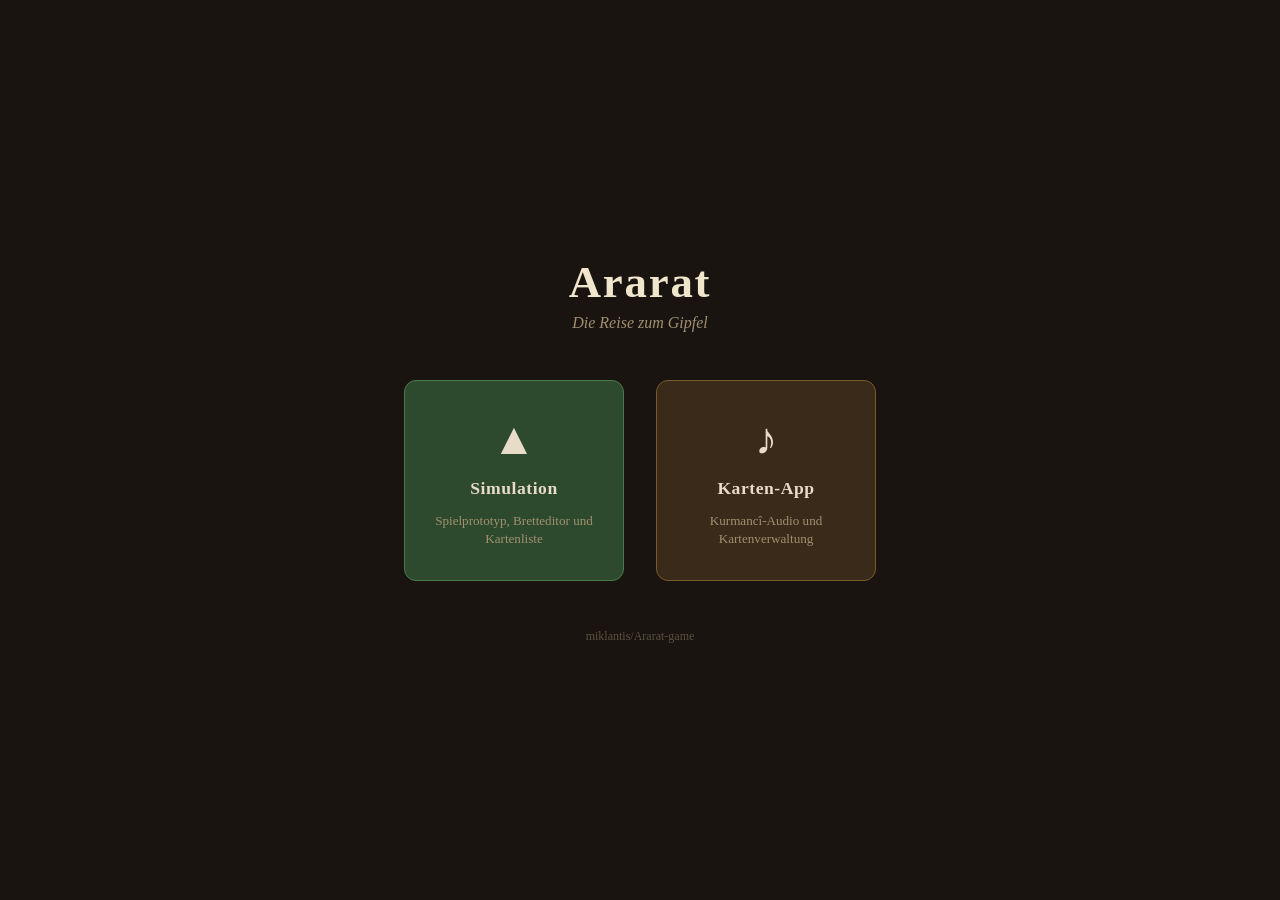
<file: index.html>
<!DOCTYPE html>
<html lang="de">
<head>
  <meta charset="utf-8">
  <meta name="viewport" content="width=device-width, initial-scale=1">
  <title>Ararat – Die Reise zum Gipfel</title>
  <style>
    *, *::before, *::after { box-sizing: border-box; margin: 0; padding: 0; }

    body {
      min-height: 100vh;
      display: flex;
      flex-direction: column;
      align-items: center;
      justify-content: center;
      background: #1a1410;
      font-family: Georgia, serif;
      color: #e8dcc8;
      padding: 2rem;
    }

    h1 {
      font-size: clamp(1.6rem, 5vw, 2.8rem);
      letter-spacing: 0.04em;
      text-align: center;
      margin-bottom: 0.4rem;
      color: #f0e6cc;
    }

    .subtitle {
      font-size: 1rem;
      color: #a09070;
      text-align: center;
      margin-bottom: 3rem;
      font-style: italic;
    }

    .cards {
      display: flex;
      gap: 2rem;
      flex-wrap: wrap;
      justify-content: center;
    }

    .card {
      display: flex;
      flex-direction: column;
      align-items: center;
      justify-content: center;
      width: 220px;
      padding: 2rem 1.5rem;
      border-radius: 12px;
      text-decoration: none;
      color: #e8dcc8;
      transition: transform 0.15s, box-shadow 0.15s;
      gap: 0.8rem;
    }

    .card:hover {
      transform: translateY(-4px);
      box-shadow: 0 12px 32px rgba(0,0,0,0.5);
    }

    .card.simulation {
      background: #2e4a2e;
      border: 1px solid #4a7a4a;
    }

    .card.karten {
      background: #3a2a1a;
      border: 1px solid #7a5a2a;
    }

    .card .icon {
      font-size: 2.8rem;
    }

    .card .label {
      font-size: 1.1rem;
      font-weight: bold;
      letter-spacing: 0.03em;
      text-align: center;
    }

    .card .desc {
      font-size: 0.82rem;
      color: #a09070;
      text-align: center;
      line-height: 1.4;
    }

    footer {
      margin-top: 3rem;
      font-size: 0.75rem;
      color: #5a5040;
    }
  </style>
</head>
<body>
  <h1>Ararat</h1>
  <p class="subtitle">Die Reise zum Gipfel</p>

  <div class="cards">
    <a class="card simulation" href="simulation/index.html">
      <span class="icon">&#9650;</span>
      <span class="label">Simulation</span>
      <span class="desc">Spielprototyp, Bretteditor und Kartenliste</span>
    </a>

    <a class="card karten" href="karten-app/index.html">
      <span class="icon">&#9834;</span>
      <span class="label">Karten-App</span>
      <span class="desc">Kurmancî-Audio und Kartenverwaltung</span>
    </a>
  </div>

  <footer>miklantis/Ararat-game</footer>
</body>
</html>
</file>
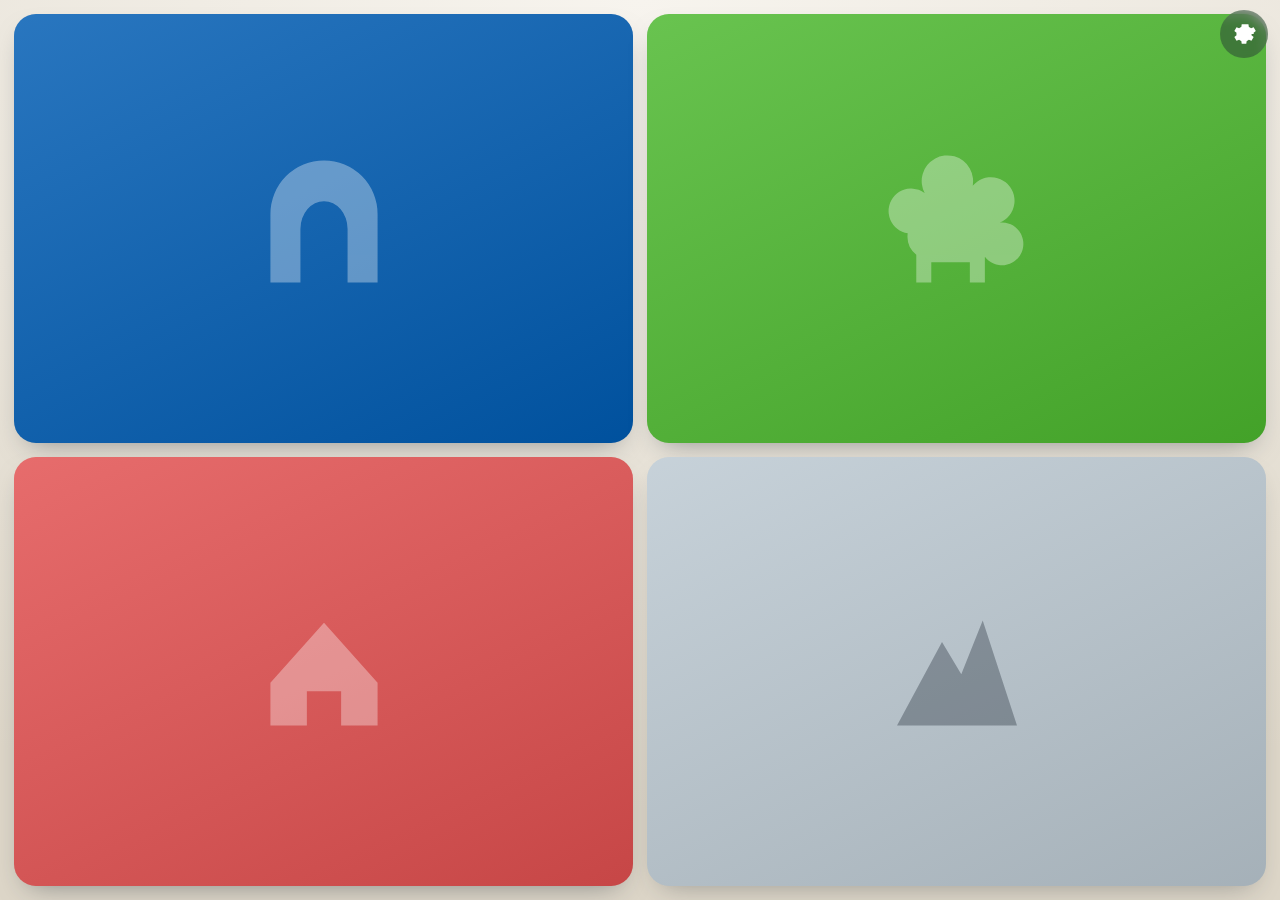
<file: karten-app/index.html>
<!DOCTYPE html>
<html lang="de">
<head>
  <meta charset="UTF-8">
  <meta name="viewport" content="width=device-width, initial-scale=1.0, viewport-fit=cover">
  <meta name="theme-color" content="#1d2733">
  <title>Ararat – Karten</title>
  <link rel="stylesheet" href="styles.css">
</head>
<body>
  <!-- Einstellungs-Icon in der Ecke (Menü kommt in Phase 5) -->
  <button id="btnEinstellungen" class="einstellungen" type="button" aria-label="Einstellungen">
    <svg viewBox="0 0 24 24" aria-hidden="true">
      <path d="M12 8.5a3.5 3.5 0 1 0 0 7 3.5 3.5 0 0 0 0-7Zm9 3.5a7.5 7.5 0 0 0-.1-1.2l2-1.6-2-3.4-2.4 1a7.6 7.6 0 0 0-2-1.2l-.4-2.6H9.9l-.4 2.6a7.6 7.6 0 0 0-2 1.2l-2.4-1-2 3.4 2 1.6a7.6 7.6 0 0 0 0 2.4l-2 1.6 2 3.4 2.4-1a7.6 7.6 0 0 0 2 1.2l.4 2.6h4.2l.4-2.6a7.6 7.6 0 0 0 2-1.2l2.4 1 2-3.4-2-1.6c.06-.4.1-.8.1-1.2Z"/>
    </svg>
  </button>

  <!-- Lade- / Fehlerstatus (bei Erfolg durch den Stapel ersetzt) -->
  <div id="status" class="status" aria-live="polite">
    <div class="spinner" aria-hidden="true"></div>
  </div>

  <!-- Stapel-Ansicht: vier Bereichskarten von oben -->
  <main id="stapel" class="stapel" hidden></main>

  <!-- Geöffnete Karte (Vollbild) -->
  <div id="detail" class="detail" hidden role="dialog" aria-modal="true" aria-label="Gezogene Karte">
    <button id="btnSchliessen" class="schliessen" type="button" aria-label="Karte schließen">
      <svg viewBox="0 0 24 24" aria-hidden="true"><path d="M6 6 L18 18 M18 6 L6 18"/></svg>
    </button>
    <div id="detailInhalt" class="detail-inhalt"></div>
    <button id="btnMitteAudio" class="mitte-audio" type="button" aria-label="Audio von vorne abspielen"></button>
    <p id="zweitsprache" class="zweitsprache" aria-hidden="true" hidden></p>
    <div id="effekt" class="effekt" aria-hidden="true" hidden></div>
    <button id="btnWiederhol" class="wiederhol" type="button" aria-label="Audio wiederholen" hidden>
      <svg viewBox="0 0 24 24" aria-hidden="true"><path d="M12 5V1L7 6l5 5V7c3.31 0 6 2.69 6 6s-2.69 6-6 6-6-2.69-6-6H4c0 4.42 3.58 8 8 8s8-3.58 8-8-3.58-8-8-8z"/></svg>
    </button>
  </div>

  <!-- Einstellungs-Panel (Phase 5) -->
  <div id="einstellungenOverlay" class="ueberzug" hidden></div>
  <div id="einstellungenPanel" class="panel" hidden role="dialog" aria-modal="true" aria-label="Einstellungen">
    <div class="panel-griff" aria-hidden="true"></div>
    <div class="panel-kopf">
      <h2 class="panel-titel">Einstellungen</h2>
      <button id="btnEinstellungenZu" class="panel-zu" type="button" aria-label="Einstellungen schließen">
        <svg viewBox="0 0 24 24" aria-hidden="true"><path d="M6 6 L18 18 M18 6 L6 18"/></svg>
      </button>
    </div>

    <section class="feld">
      <span class="feld-titel">Angezeigte Sprache</span>
      <div id="wahlTextsprache" class="segment" role="group" aria-label="Angezeigte Sprache"></div>
    </section>

    <section class="feld">
      <span class="feld-titel">Audiosprache</span>
      <div id="wahlAudiosprache" class="segment" role="group" aria-label="Audiosprache"></div>
    </section>

    <section class="feld feld-schalter">
      <label class="schalter-zeile" for="schalterAudio">
        <span class="feld-titel">Audio abspielen</span>
        <button id="schalterAudio" class="schalter" type="button" role="switch" aria-checked="true" aria-label="Audio abspielen"></button>
      </label>
    </section>

    <section class="feld feld-schalter">
      <label class="schalter-zeile" for="schalterEffekt">
        <span class="feld-titel">Effekt-Anzeige in der Ecke</span>
        <button id="schalterEffekt" class="schalter" type="button" role="switch" aria-checked="true" aria-label="Effekt-Anzeige in der Ecke"></button>
      </label>
    </section>

    <section class="feld feld-schalter">
      <label class="schalter-zeile" for="schalterZweit">
        <span class="feld-titel">Zweite Sprache unten</span>
        <button id="schalterZweit" class="schalter" type="button" role="switch" aria-checked="false" aria-label="Zweite Sprache unten anzeigen"></button>
      </label>
    </section>

    <section class="feld">
      <span class="feld-titel">Zweite Sprache</span>
      <div id="wahlZweitsprache" class="segment" role="group" aria-label="Zweite Sprache"></div>
    </section>
  </div>

  <script src="app.js"></script>
</body>
</html>
</file>
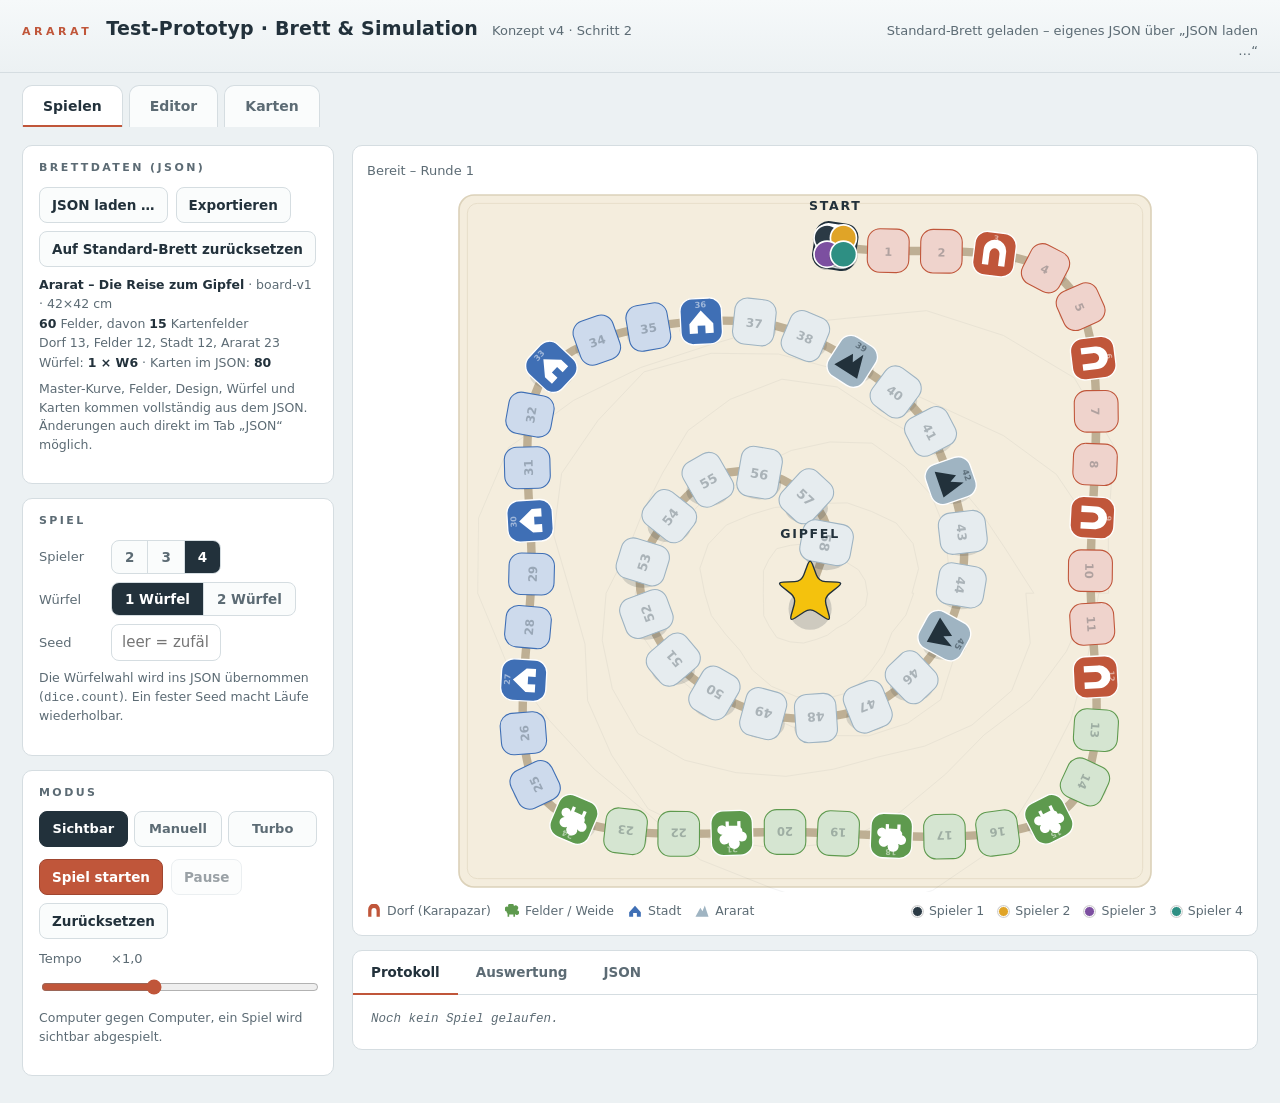
<file: simulation/index.html>
<!DOCTYPE html>
<html lang="de">
<head>
<meta charset="UTF-8">
<meta name="viewport" content="width=device-width, initial-scale=1.0">
<title>Ararat – Test-Prototyp</title>
<style>
/* =========================================================
   css/stil.css  ·  Ararat Test-Prototyp
   Aus index.html ausgelagert, plus Navigation und Ansichten.
   ========================================================= */
  :root {
    --gletscher: #ECF1F3;      /* App-Hintergrund: kühles Hochgebirgslicht */
    --panel: #FFFFFF;
    --basalt: #22313B;         /* Tinte */
    --basalt-60: #5C6B74;
    --linie: #D5DDE1;
    --akzent: #C0563A;         /* Terrakotta, aus dem Spiel (Zone Dorf) */
    --akzent-dunkel: #A04630;
    --pergament: #F4EDDD;      /* Spielfläche */
    --pergament-rand: #DCD2BA;
    --gruen: #5E9A4E;
    --blau: #3F6FB5;
    --schnee: #9FB4C2;
    --ok: #3E7D4F;
    --warn: #A2542F;
    --radius: 10px;
    --mono: ui-monospace, "SF Mono", Menlo, Consolas, monospace;
  }
  * { box-sizing: border-box; }
  html, body { margin: 0; padding: 0; }
  body {
    background: var(--gletscher);
    color: var(--basalt);
    font: 15px/1.5 system-ui, -apple-system, "Segoe UI", sans-serif;
    min-height: 100vh;
  }
  button { font: inherit; }

  header.topbar {
    display: flex; align-items: baseline; gap: 14px; flex-wrap: wrap;
    padding: 14px 22px 12px;
    border-bottom: 1px solid var(--linie);
    background: linear-gradient(to bottom, #F6F9FA, var(--gletscher));
  }
  .eyebrow {
    font-size: 11px; letter-spacing: 0.32em; text-transform: uppercase;
    color: var(--akzent); font-weight: 700;
  }
  h1 { font-size: 19px; font-weight: 650; margin: 0; letter-spacing: 0.01em; }
  .topbar .sub { color: var(--basalt-60); font-size: 13px; }
  .topbar .spacer { flex: 1; }
  #status {
    font-size: 13px; color: var(--basalt-60); font-variant-numeric: tabular-nums;
    max-width: 46ch; text-align: right;
  }
  #status.ok { color: var(--ok); }
  #status.fehler { color: var(--warn); }

  .layout {
    display: grid; grid-template-columns: 312px minmax(0, 1fr);
    gap: 18px; padding: 18px 22px 28px; align-items: start;
    max-width: 1480px; margin: 0 auto;
  }
  @media (max-width: 960px) { .layout { grid-template-columns: 1fr; } }

  aside.steuerung { display: flex; flex-direction: column; gap: 14px; }
  .block {
    background: var(--panel); border: 1px solid var(--linie);
    border-radius: var(--radius); padding: 14px 16px 16px;
  }
  .block h2 {
    margin: 0 0 10px; font-size: 11px; font-weight: 700;
    letter-spacing: 0.22em; text-transform: uppercase; color: var(--basalt-60);
  }
  .zeile { display: flex; gap: 8px; align-items: center; flex-wrap: wrap; margin-bottom: 8px; }
  .zeile:last-child { margin-bottom: 0; }
  .zeile label.feldname { font-size: 13px; color: var(--basalt-60); min-width: 64px; }

  .btn {
    appearance: none; border: 1px solid var(--linie); background: #FAFCFC;
    color: var(--basalt); border-radius: 8px; padding: 7px 12px;
    cursor: pointer; font-size: 13.5px; font-weight: 550;
    transition: background .12s, border-color .12s, transform .05s;
  }
  .btn:hover { background: #F0F4F5; border-color: #C3CDD2; }
  .btn:active { transform: translateY(1px); }
  .btn:focus-visible { outline: 2px solid var(--akzent); outline-offset: 2px; }
  .btn.primaer { background: var(--akzent); border-color: var(--akzent-dunkel); color: #fff; }
  .btn.primaer:hover { background: var(--akzent-dunkel); }
  .btn:disabled { opacity: .45; cursor: default; transform: none; }
  .btn.breit { width: 100%; }

  .segment { display: inline-flex; border: 1px solid var(--linie); border-radius: 8px; overflow: hidden; background: #FAFCFC; }
  .segment button {
    border: none; background: transparent; padding: 6px 13px; cursor: pointer;
    font-size: 13.5px; color: var(--basalt-60); font-weight: 550;
    border-right: 1px solid var(--linie);
  }
  .segment button:last-child { border-right: none; }
  .segment button[aria-pressed="true"] { background: var(--basalt); color: #fff; }
  .segment button:focus-visible { outline: 2px solid var(--akzent); outline-offset: -2px; }

  input[type="text"], input[type="number"] {
    font: inherit; border: 1px solid var(--linie); border-radius: 8px;
    padding: 6px 10px; width: 110px; background: #fff; color: var(--basalt);
  }
  input[type="number"] { width: 92px; font-variant-numeric: tabular-nums; }
  input:focus-visible { outline: 2px solid var(--akzent); outline-offset: 1px; }
  input[type="range"] { width: 100%; accent-color: var(--akzent); }

  .hinweis { font-size: 12.5px; color: var(--basalt-60); margin-top: 8px; }
  .boardinfo { font-size: 12.5px; color: var(--basalt-60); line-height: 1.55; font-variant-numeric: tabular-nums; }
  .boardinfo b { color: var(--basalt); font-weight: 600; }

  .modus-tabs { display: flex; gap: 6px; margin-bottom: 12px; }
  .modus-tabs button {
    flex: 1; border: 1px solid var(--linie); background: #FAFCFC; border-radius: 8px;
    padding: 7px 4px; cursor: pointer; font-size: 13px; font-weight: 600; color: var(--basalt-60);
  }
  .modus-tabs button[aria-pressed="true"] { background: var(--basalt); border-color: var(--basalt); color: #fff; }
  .modus-panel { display: none; }
  .modus-panel.aktiv { display: block; }

  main.buehne { display: flex; flex-direction: column; gap: 14px; min-width: 0; }
  .brett-wrap {
    position: relative; background: var(--panel); border: 1px solid var(--linie);
    border-radius: var(--radius); padding: 14px;
  }
  .spielstand {
    display: flex; gap: 16px; flex-wrap: wrap; align-items: center;
    font-size: 13px; color: var(--basalt-60); margin-bottom: 8px;
    font-variant-numeric: tabular-nums; min-height: 22px;
  }
  .spielstand .chip { display: inline-flex; align-items: center; gap: 6px; }
  .chip .punkt { width: 11px; height: 11px; border-radius: 50%; display: inline-block; border: 1.5px solid rgba(255,255,255,.9); box-shadow: 0 0 0 1px rgba(0,0,0,.18); }
  .chip.dran { color: var(--basalt); font-weight: 650; }

  #brett { display: block; width: 100%; height: auto; max-height: 78vh; margin: 0 auto; }

  .legende { display: flex; gap: 14px; flex-wrap: wrap; margin-top: 10px; font-size: 12.5px; color: var(--basalt-60); }
  .legende .eintrag { display: inline-flex; align-items: center; gap: 6px; }
  .legende svg { display: block; }

  .karten-overlay {
    position: absolute; top: 22px; right: 22px; width: 252px;
    background: #fff; border: 1px solid var(--linie); border-radius: 12px;
    box-shadow: 0 10px 28px rgba(34,49,59,.16);
    overflow: hidden; opacity: 0; transform: translateY(-6px);
    transition: opacity .18s, transform .18s; pointer-events: none;
  }
  .karten-overlay.sichtbar { opacity: 1; transform: none; }
  .karten-overlay .kopf { display: flex; align-items: center; gap: 8px; padding: 9px 12px; color: #fff; font-weight: 650; font-size: 13.5px; }
  .karten-overlay .kopf svg { flex: none; }
  .karten-overlay .inhalt { padding: 11px 13px 13px; font-size: 13.5px; }
  .karten-overlay .effekt { font-family: var(--mono); font-size: 12px; color: var(--basalt-60); margin-top: 7px; }

  .tabs { background: var(--panel); border: 1px solid var(--linie); border-radius: var(--radius); }
  .tabs .tableiste { display: flex; border-bottom: 1px solid var(--linie); }
  .tabs .tableiste button {
    border: none; background: transparent; padding: 11px 18px; cursor: pointer;
    font-size: 13.5px; font-weight: 600; color: var(--basalt-60);
    border-bottom: 2px solid transparent; margin-bottom: -1px;
  }
  .tabs .tableiste button[aria-pressed="true"] { color: var(--basalt); border-bottom-color: var(--akzent); }
  .tab-panel { display: none; padding: 14px 18px 18px; }
  .tab-panel.aktiv { display: block; }

  #protokoll { font-family: var(--mono); font-size: 12.5px; line-height: 1.75; max-height: 300px; overflow-y: auto; }
  #protokoll .z { white-space: pre-wrap; }
  #protokoll .z.karte { color: var(--akzent-dunkel); }
  #protokoll .z.sieg { color: var(--ok); font-weight: 700; }
  #protokoll .leer, .leer { color: var(--basalt-60); font-style: italic; font-family: inherit; }

  .stat-kacheln { display: grid; grid-template-columns: repeat(auto-fit, minmax(150px, 1fr)); gap: 10px; margin-bottom: 16px; }
  .stat-kachel { border: 1px solid var(--linie); border-radius: 10px; padding: 10px 12px; background: #FAFCFC; }
  .stat-kachel .wert { font-size: 21px; font-weight: 700; font-variant-numeric: tabular-nums; }
  .stat-kachel .label { font-size: 11.5px; color: var(--basalt-60); letter-spacing: .04em; }

  table.vergleich { border-collapse: collapse; width: 100%; font-size: 13.5px; font-variant-numeric: tabular-nums; }
  table.vergleich th, table.vergleich td { text-align: right; padding: 6px 10px; border-bottom: 1px solid var(--linie); }
  table.vergleich th:first-child, table.vergleich td:first-child { text-align: left; color: var(--basalt-60); font-weight: 500; }
  table.vergleich thead th { color: var(--basalt); font-weight: 700; border-bottom: 2px solid var(--basalt); }
  table.vergleich td.best { color: var(--ok); font-weight: 650; }

  .histo-bereich { display: grid; grid-template-columns: repeat(auto-fit, minmax(260px, 1fr)); gap: 18px; margin-top: 18px; }
  .histo h3 { font-size: 12px; margin: 0 0 8px; letter-spacing: .08em; text-transform: uppercase; color: var(--basalt-60); }
  .histo .balken-wrap { display: flex; align-items: flex-end; gap: 2px; height: 110px; border-bottom: 1px solid var(--linie); padding-bottom: 1px; }
  .histo .balken { flex: 1; background: var(--schnee); border-radius: 2px 2px 0 0; min-width: 3px; position: relative; }
  .histo .balken.akzent { background: var(--akzent); }
  .histo .achse { display: flex; justify-content: space-between; font-size: 10.5px; color: var(--basalt-60); margin-top: 4px; font-family: var(--mono); }

  #jsonEditor {
    width: 100%; min-height: 320px; font-family: var(--mono); font-size: 12px; line-height: 1.55;
    border: 1px solid var(--linie); border-radius: 8px; padding: 10px; color: var(--basalt);
    background: #FBFDFD; resize: vertical;
  }
  #jsonEditor:focus-visible { outline: 2px solid var(--akzent); }
  .editor-leiste { display: flex; gap: 8px; align-items: center; margin-top: 10px; flex-wrap: wrap; }
  #editorMeldung { font-size: 13px; }
  #editorMeldung.ok { color: var(--ok); } #editorMeldung.fehler { color: var(--warn); }

  #turboFortschritt { font-size: 13px; color: var(--basalt-60); font-variant-numeric: tabular-nums; min-height: 18px; }

  @media (prefers-reduced-motion: reduce) {
    .karten-overlay { transition: none; }
  }

/* ---------- Hauptnavigation: Spielen / Editor / Karten ---------- */
.hauptnav {
  display: flex; gap: 6px; max-width: 1480px; margin: 0 auto;
  padding: 12px 22px 0; flex-wrap: wrap;
}
.hauptnav button {
  border: 1px solid var(--linie); border-bottom: none; background: #FAFCFC;
  border-radius: 10px 10px 0 0; padding: 10px 20px; cursor: pointer;
  font-size: 14px; font-weight: 650; color: var(--basalt-60);
}
.hauptnav button:hover { background: #F0F4F5; }
.hauptnav button[aria-pressed="true"] {
  background: var(--panel); color: var(--basalt);
  box-shadow: inset 0 -2px 0 var(--akzent);
}
.hauptnav button:focus-visible { outline: 2px solid var(--akzent); outline-offset: 2px; }

.ansicht { display: none; }
.ansicht.aktiv { display: block; }

/* ---------- Editor- und Karten-Ansicht (Platzhalter in Schritt 1) ---------- */
.platzhalter { max-width: 1480px; margin: 0 auto; padding: 18px 22px 28px; }
.platzhalter .block { max-width: 720px; }

.ed-zeile {
  display: flex; justify-content: space-between; gap: 16px;
  padding: 7px 0; border-bottom: 1px solid var(--linie); font-size: 13.5px;
}
.ed-zeile:last-child { border-bottom: none; }
.ed-label { color: var(--basalt-60); }
.ed-wert { font-variant-numeric: tabular-nums; font-weight: 600; }

.bereich-chips { display: flex; gap: 8px; flex-wrap: wrap; margin-bottom: 6px; }
.bereich-chip {
  display: inline-flex; align-items: center; border-radius: 999px;
  padding: 6px 14px; font-size: 13px; font-weight: 600;
}


/* ---------- Editor (Teil 2) ---------- */
.zone-color { width: 28px; height: 22px; padding: 0; border: 1px solid var(--linie); border-radius: 5px; background: none; cursor: pointer; flex: none; }
.zone-color::-webkit-color-swatch-wrapper { padding: 2px; }
.zone-color::-webkit-color-swatch { border: none; border-radius: 3px; }
.zone-color::-moz-color-swatch { border: none; border-radius: 3px; }
.zone-swatch { width: 13px; height: 13px; border-radius: 3px; display: inline-block; border: 1px solid rgba(0,0,0,.15); flex: none; }
.zone-name { min-width: 70px; }
#edZonen .zeile { margin-bottom: 6px; }
.zeile input[type="range"] { flex: 1 1 80px; width: auto; }
.ed-wertchen { font-variant-numeric: tabular-nums; font-size: 12.5px; color: var(--basalt-60); min-width: 40px; text-align: right; }
#editorBrett { display: block; width: 100%; height: auto; max-height: 78vh; margin: 0 auto; touch-action: none; }
#editorBrett .handle { cursor: grab; }
#editorBrett .handle:active { cursor: grabbing; }
#ansicht-editor .segment button { font-size: 12px; padding: 6px 9px; }

/* ---------- Kartenliste (Teil 3) ---------- */
.karten-bereich { max-width: 1480px; margin: 0 auto; padding: 18px 22px 28px; }
.karten-kopf { display: flex; gap: 12px; align-items: center; flex-wrap: wrap; margin-bottom: 14px; }
.karten-export { display: flex; gap: 8px; align-items: center; flex-wrap: wrap; margin-bottom: 14px; }
.karten-export-titel { font-size: 13px; color: var(--basalt-60); }
.karten-export-status { font-size: 13px; color: var(--akzent); font-weight: 600; }
#lnkKurdishTts { display: inline-flex; align-items: center; text-decoration: none; }
.karten-filter { display: flex; gap: 8px; flex-wrap: wrap; }
.filter-chip { border: 1px solid var(--linie); background: #FAFCFC; border-radius: 999px; padding: 6px 14px; cursor: pointer; font-size: 13px; font-weight: 600; color: var(--basalt-60); display: inline-flex; align-items: center; gap: 7px; }
.filter-chip:hover { background: #F0F4F5; }
.filter-chip[aria-pressed="true"] { background: var(--basalt); border-color: var(--basalt); color: #fff; }
.filter-chip .swatch { width: 11px; height: 11px; border-radius: 50%; display: inline-block; }

.karten-gitter { display: grid; grid-template-columns: repeat(auto-fill, minmax(230px, 1fr)); gap: 12px; }
.karte { text-align: left; padding: 0; border: 1px solid var(--linie); border-radius: 10px; overflow: hidden; background: var(--panel); cursor: pointer; font: inherit; color: inherit; display: flex; flex-direction: column; }
.karte:hover { border-color: #C3CDD2; box-shadow: 0 4px 14px rgba(34,49,59,.08); }
.karte:focus-visible { outline: 2px solid var(--akzent); outline-offset: 2px; }
.karte .karte-kopf { display: flex; justify-content: space-between; align-items: center; gap: 8px; padding: 8px 11px; font-weight: 650; font-size: 13px; }
.karte .karte-effekt { font-family: var(--mono); font-size: 12px; font-weight: 600; flex: none; }
.karte .karte-body { padding: 9px 11px 11px; display: flex; flex-direction: column; gap: 5px; }
.karte .karte-id { font-family: var(--mono); font-size: 11px; color: var(--basalt-60); }
.karte .karte-text { font-size: 12.5px; line-height: 1.4; display: flex; gap: 6px; }
.karte .karte-text .lang { font-size: 10px; font-weight: 700; color: var(--basalt-60); min-width: 24px; letter-spacing: .06em; padding-top: 2px; flex: none; }
.karte .karte-text .txt { overflow: hidden; text-overflow: ellipsis; display: -webkit-box; -webkit-line-clamp: 2; -webkit-box-orient: vertical; }

.karte-modal { position: fixed; inset: 0; background: rgba(34,49,59,.42); display: flex; align-items: center; justify-content: center; padding: 20px; z-index: 50; }
.karte-modal[hidden] { display: none; }
.karte-dialog { background: var(--panel); border-radius: 14px; width: min(560px, 100%); max-height: 90vh; overflow: auto; box-shadow: 0 18px 50px rgba(34,49,59,.3); }
.karte-dialog-kopf { padding: 14px 18px; border-bottom: 1px solid var(--linie); font-weight: 700; }
.karte-dialog-inhalt { padding: 16px 18px; display: flex; flex-direction: column; gap: 12px; }
.kd-reihe { display: flex; gap: 12px; flex-wrap: wrap; }
.kd-reihe .kd-feld { flex: 1 1 120px; }
.kd-feld { display: flex; flex-direction: column; gap: 4px; }
.kd-feld label { font-size: 12px; font-weight: 600; color: var(--basalt-60); letter-spacing: .03em; }
.karte-dialog select, .karte-dialog input[type="text"], .karte-dialog input[type="number"], .karte-dialog textarea { font: inherit; border: 1px solid var(--linie); border-radius: 8px; padding: 7px 10px; background: #fff; color: var(--basalt); width: 100%; }
.karte-dialog textarea { min-height: 52px; resize: vertical; line-height: 1.45; }
.karte-dialog input:focus-visible, .karte-dialog select:focus-visible, .karte-dialog textarea:focus-visible { outline: 2px solid var(--akzent); outline-offset: 1px; }
.karte-dialog-fuss { display: flex; gap: 8px; align-items: center; padding: 12px 18px; border-top: 1px solid var(--linie); }
#kdLoeschen { color: var(--warn); }
.kd-lang-kopf { display: flex; align-items: center; justify-content: space-between; gap: 8px; }
.kd-lang-knoepfe { display: flex; align-items: center; gap: 6px; }
.kd-kopier-btn { font: inherit; font-size: 12px; cursor: pointer; border: 1px solid var(--linie); border-radius: 8px; padding: 3px 10px; background: #fff; color: var(--basalt); }
.kd-kopier-btn:hover { border-color: var(--akzent); color: var(--akzent); }
.kd-kopier-btn.kopiert { background: var(--akzent); color: #fff; border-color: var(--akzent); }
.tts-btn { display: inline-flex; align-items: center; gap: 5px; font: inherit; font-size: 12px; cursor: pointer; border: 1px solid var(--linie); border-radius: 8px; padding: 3px 10px; background: #fff; color: var(--basalt); }
.tts-btn .tts-ico { font-size: 11px; line-height: 1; }
.tts-btn.aktiv { border-color: var(--akzent); color: var(--akzent); font-weight: 600; }
.tts-btn.aktiv:hover { background: var(--akzent); color: #fff; }
.tts-btn.spielt { background: var(--akzent); color: #fff; border-color: var(--akzent); }
.tts-btn.fehlt { opacity: .42; cursor: not-allowed; }
</style>
</head>
<body>

<header class="topbar">
  <span class="eyebrow">Ararat</span>
  <h1>Test-Prototyp · Brett &amp; Simulation</h1>
  <span class="sub">Konzept v4 · Schritt 2</span>
  <span class="spacer"></span>
  <span id="status">Standard-Brett geladen</span>
</header>

<nav class="hauptnav" role="tablist" aria-label="Ansicht">
  <button id="navSpiel" aria-pressed="true">Spielen</button>
  <button id="navEditor" aria-pressed="false">Editor</button>
  <button id="navKarten" aria-pressed="false">Karten</button>
</nav>

<!-- ============ Ansicht 1: Spielen / Simulieren ============ -->
<div class="ansicht aktiv" id="ansicht-spiel">
  <div class="layout">

    <aside class="steuerung">

      <section class="block">
        <h2>Brettdaten (JSON)</h2>
        <div class="zeile">
          <button class="btn" id="btnLaden">JSON laden …</button>
          <button class="btn" id="btnExport">Exportieren</button>
          <button class="btn" id="btnReset">Auf Standard-Brett zurücksetzen</button>
          <input type="file" id="dateiInput" accept=".json,application/json" hidden>
        </div>
        <div class="boardinfo" id="boardInfo"></div>
        <p class="hinweis">Master-Kurve, Felder, Design, Würfel und Karten kommen vollständig aus dem JSON. Änderungen auch direkt im Tab „JSON“ möglich.</p>
      </section>

      <section class="block">
        <h2>Spiel</h2>
        <div class="zeile">
          <label class="feldname">Spieler</label>
          <div class="segment" id="segSpieler" role="group" aria-label="Spieleranzahl">
            <button data-n="2" aria-pressed="false">2</button>
            <button data-n="3" aria-pressed="false">3</button>
            <button data-n="4" aria-pressed="true">4</button>
          </div>
        </div>
        <div class="zeile">
          <label class="feldname">Würfel</label>
          <div class="segment" id="segWuerfel" role="group" aria-label="Würfelanzahl">
            <button data-n="1" aria-pressed="true">1 Würfel</button>
            <button data-n="2" aria-pressed="false">2 Würfel</button>
          </div>
        </div>
        <div class="zeile">
          <label class="feldname" for="seedInput">Seed</label>
          <input type="text" id="seedInput" placeholder="leer = zufällig" autocomplete="off">
        </div>
        <p class="hinweis">Die Würfelwahl wird ins JSON übernommen (<code>dice.count</code>). Ein fester Seed macht Läufe wiederholbar.</p>
      </section>

      <section class="block">
        <h2>Modus</h2>
        <div class="modus-tabs" role="tablist">
          <button id="modAuto" aria-pressed="true">Sichtbar</button>
          <button id="modManuell" aria-pressed="false">Manuell</button>
          <button id="modTurbo" aria-pressed="false">Turbo</button>
        </div>

        <div class="modus-panel aktiv" id="panelAuto">
          <div class="zeile">
            <button class="btn primaer" id="btnAutoStart">Spiel starten</button>
            <button class="btn" id="btnAutoPause" disabled>Pause</button>
            <button class="btn" id="btnAutoReset">Zurücksetzen</button>
          </div>
          <div class="zeile" style="margin-top:10px">
            <label class="feldname" for="speedSlider">Tempo</label>
            <span id="speedAnzeige" style="font-variant-numeric:tabular-nums;font-size:13px;color:var(--basalt-60)">×1,0</span>
          </div>
          <input type="range" id="speedSlider" min="0" max="100" value="40" aria-label="Abspielgeschwindigkeit">
          <p class="hinweis">Computer gegen Computer, ein Spiel wird sichtbar abgespielt.</p>
        </div>

        <div class="modus-panel" id="panelManuell">
          <div class="zeile">
            <button class="btn primaer breit" id="btnWurf">Würfeln</button>
          </div>
          <div class="zeile">
            <button class="btn breit" id="btnManuellReset">Zurücksetzen</button>
          </div>
          <p class="hinweis">Jeder Klick führt den Zug des Spielers aus, der gerade dran ist – zum Selbst-Testen am Bildschirm.</p>
        </div>

        <div class="modus-panel" id="panelTurbo">
          <div class="zeile">
            <label class="feldname" for="turboAnzahl">Partien</label>
            <input type="number" id="turboAnzahl" min="10" max="100000" step="10" value="500">
          </div>
          <div class="zeile">
            <button class="btn primaer breit" id="btnTurbo">Turbo starten</button>
          </div>
          <div class="zeile">
            <button class="btn breit" id="btnVergleich">Vergleich: 1 vs. 2 Würfel</button>
          </div>
          <div id="turboFortschritt"></div>
          <p class="hinweis">Rechnet viele Partien ohne Animation durch und füllt die Auswertung. Der Vergleich nutzt für beide Varianten dieselbe Partienzahl und denselben Seed.</p>
        </div>
      </section>

    </aside>

    <main class="buehne">

      <div class="brett-wrap">
        <div class="spielstand" id="spielstand"></div>
        <svg id="brett" viewBox="0 0 840 900" role="img" aria-label="Spielbrett: Spirale zum Gipfel des Ararat"></svg>
        <div class="legende" id="legende"></div>

        <div class="karten-overlay" id="kartenOverlay" aria-live="polite">
          <div class="kopf" id="kartenKopf"></div>
          <div class="inhalt">
            <div id="kartenText"></div>
            <div class="effekt" id="kartenEffekt"></div>
          </div>
        </div>
      </div>

      <div class="tabs">
        <div class="tableiste" role="tablist">
          <button id="tabProtokoll" aria-pressed="true">Protokoll</button>
          <button id="tabAuswertung" aria-pressed="false">Auswertung</button>
          <button id="tabJson" aria-pressed="false">JSON</button>
        </div>

        <div class="tab-panel aktiv" id="panelProtokoll">
          <div id="protokoll"><div class="leer">Noch kein Spiel gelaufen.</div></div>
        </div>

        <div class="tab-panel" id="panelAuswertung">
          <div id="auswertung"><div class="leer">Noch keine Auswertung. Im Turbo-Modus Partien durchrechnen oder ein sichtbares Spiel zu Ende spielen.</div></div>
        </div>

        <div class="tab-panel" id="panelJson">
          <textarea id="jsonEditor" spellcheck="false" aria-label="Brettdefinition als JSON"></textarea>
          <div class="editor-leiste">
            <button class="btn primaer" id="btnJsonAnwenden">Übernehmen</button>
            <button class="btn" id="btnJsonZuruecksetzen">Auf aktiven Stand zurücksetzen</button>
            <span id="editorMeldung"></span>
          </div>
        </div>
      </div>

    </main>
  </div>
</div>

<!-- ============ Ansicht 2: Spieleditor ============ -->
<div class="ansicht" id="ansicht-editor">
  <div class="layout">
    <aside class="steuerung">

      <section class="block">
        <h2>Felder</h2>
        <div class="zeile">
          <label class="feldname" for="edFeldzahl">Felder gesamt</label>
          <input type="number" id="edFeldzahl" min="2" max="200" step="1">
        </div>
        <p class="hinweis" id="edFeldInfo"></p>
        <p class="hinweis">Mehr oder weniger Felder werden am Ende vor dem Gipfel ergänzt bzw. entfernt. Einzelnes Feld auf der Karte antippen: Kartenfeld an/aus (Start und Gipfel ausgenommen).</p>
      </section>

      <section class="block">
        <h2>Bereiche aufteilen</h2>
        <div id="edZonen"></div>
        <div class="zeile"><button class="btn" id="edZonenGleich">Gleichmäßig aufteilen</button></div>
        <p class="hinweis">Anteil je Bereich in Prozent. Die Felder werden in der Reihenfolge der Bereiche auf die Gruppen verteilt; die Summe wird automatisch normiert. „Gleichmäßig aufteilen“ setzt alle Bereiche auf den gleichen Anteil (bei vier Bereichen je 25 %).</p>
      </section>

      <section class="block">
        <h2>Kacheln</h2>
        <div class="zeile"><label class="feldname" for="edTileSize">Größe</label><input type="range" id="edTileSize" min="2" max="10" step="0.1"><span class="ed-wertchen" id="edTileSizeW"></span></div>
        <div class="zeile"><label class="feldname" for="edCorner">Rundung</label><input type="range" id="edCorner" min="0" max="50" step="1"><span class="ed-wertchen" id="edCornerW"></span></div>
        <div class="zeile"><label class="feldname" for="edGap">Abstand</label><input type="range" id="edGap" min="0" max="50" step="1"><span class="ed-wertchen" id="edGapW"></span></div>
        <div class="zeile"><label class="feldname" for="edStrokeWidth">Randlinie</label><input type="range" id="edStrokeWidth" min="0" max="600" step="5"><span class="ed-wertchen" id="edStrokeWidthW"></span></div>
        <div class="zeile"><label class="feldname" for="edIconScale">Icon-Größe</label><input type="range" id="edIconScale" min="30" max="250" step="5"><span class="ed-wertchen" id="edIconScaleW"></span></div>
        <div class="zeile"><label class="feldname" for="edZielColor">Zielfeld</label><input type="color" class="zone-color" id="edZielColor"><span class="ed-wertchen" id="edZielColorW"></span></div>
        <div class="zeile">
          <label class="feldname">Ausrichtung</label>
          <div class="segment" id="edOrient" role="group" aria-label="Ausrichtung der Kacheln">
            <button data-v="tangent" aria-pressed="true">Kurve folgend</button>
            <button data-v="fixed" aria-pressed="false">fest</button>
          </div>
        </div>
        <div class="zeile">
          <label class="feldname" for="edStroke">Weglinie</label>
          <input type="checkbox" id="edStroke">
        </div>
        <div class="zeile"><label class="feldname" for="edWegWidth">Linienstärke</label><input type="range" id="edWegWidth" min="0" max="50" step="1"><span class="ed-wertchen" id="edWegWidthW"></span></div>
        <div class="zeile"><label class="feldname" for="edWegColor">Linienfarbe</label><input type="color" class="zone-color" id="edWegColor"><span class="ed-wertchen" id="edWegColorW"></span></div>
      </section>

      <section class="block">
        <h2>Master-Pfad</h2>
        <div class="zeile"><label class="feldname" for="edTension">Rundheit</label><input type="range" id="edTension" min="0" max="100" step="1"><span class="ed-wertchen" id="edTensionW"></span></div>
        <p class="hinweis">Punkte auf der Karte ziehen, um den Weg zu formen. Antippen wählt einen Punkt aus.</p>
        <div class="zeile">
          <button class="btn" id="edPunktAdd">Punkt hinzufügen</button>
          <button class="btn" id="edPunktDel" disabled>Punkt löschen</button>
        </div>
        <div class="zeile" id="edHoeheZeile" style="display:none">
          <label class="feldname" for="edHoehe">Höhe h</label>
          <input type="range" id="edHoehe" min="0" max="100" step="1"><span class="ed-wertchen" id="edHoeheW"></span>
        </div>
        <p class="hinweis" id="edPunktInfo">Kein Punkt ausgewählt – einen Punkt antippen.</p>
      </section>

      <section class="block">
        <h2>Export</h2>
        <div class="zeile">
          <label class="feldname" for="edBgTransparent">Hintergrund transparent</label>
          <input type="checkbox" id="edBgTransparent">
        </div>
        <div class="zeile"><label class="feldname" for="edBgColor">Hintergrundfarbe</label><input type="color" class="zone-color" id="edBgColor"><span class="ed-wertchen" id="edBgColorW"></span></div>
        <p class="hinweis">Gilt für SVG- und PNG-Export. Bei „transparent“ bleibt der Hintergrund frei (in der Vorschau als Karomuster dargestellt); sonst wird die gewählte Farbe als Hintergrundfläche eingefügt. Die Editor-Vorschau zeigt den gewählten Hintergrund.</p>
        <button class="btn primaer" id="edSvgExport">SVG-Spielfeld exportieren</button>
        <p class="hinweis">Felder und – falls aktiv – die Weglinie als skalierbares SVG im Format des Spielfelds (cm), ohne Feldnummern. Kartenfeld-Icons werden mit exportiert. Hintergrund je nach Einstellung oben.</p>
        <button class="btn" id="edPngExport">PNG-Spielfeld exportieren (3000×3000)</button>
        <p class="hinweis">Gleicher Inhalt als PNG, quadratisch 3000×3000 px. Das Spielfeld wird unverzerrt eingepasst. Hintergrund je nach Einstellung oben; bei „transparent“ bleibt auch der Rand frei.</p>
      </section>

    </aside>

    <main class="buehne">
      <div class="brett-wrap">
        <svg id="editorBrett" viewBox="0 0 840 900" role="img" aria-label="Editor: Master-Pfad und Felder"></svg>
      </div>
    </main>
  </div>
</div>

<!-- ============ Ansicht 3: Kartenliste (dreisprachig) ============ -->
<div class="ansicht" id="ansicht-karten">
  <div class="karten-bereich">
    <div class="karten-kopf">
      <div class="karten-filter" id="kartenFilter" role="group" aria-label="Filter nach Bereich"></div>
      <span style="flex:1"></span>
      <button class="btn primaer" id="btnKarteNeu">+ Karte</button>
    </div>
    <div class="karten-export" role="group" aria-label="Texte in Zwischenablage kopieren">
      <span class="karten-export-titel">Texte kopieren (Dateiname + Text):</span>
      <button class="btn" id="btnExportKr" data-lang="kr">Kurmancî</button>
      <button class="btn" id="btnExportDe" data-lang="de">Deutsch</button>
      <button class="btn" id="btnExportTr" data-lang="tr">Türkisch</button>
      <span class="karten-export-status" id="exportStatus" aria-live="polite"></span>
      <span style="flex:1"></span>
      <a class="btn" id="lnkKurdishTts" href="https://www.kurdishtts.com/tts" target="_blank" rel="noopener noreferrer">Kurdish TTS öffnen ↗</a>
    </div>
    <div class="karten-gitter" id="kartenGitter"></div>
  </div>

  <div class="karte-modal" id="karteModal" hidden>
    <div class="karte-dialog" role="dialog" aria-modal="true" aria-label="Karte bearbeiten">
      <div class="karte-dialog-kopf" id="kdKopf">Karte bearbeiten</div>
      <div class="karte-dialog-inhalt">
        <div class="kd-reihe">
          <div class="kd-feld">
            <label for="kdBereich">Bereich</label>
            <select id="kdBereich"></select>
          </div>
          <div class="kd-feld">
            <label for="kdTyp">Typ</label>
            <select id="kdTyp">
              <option value="vorwaerts">Vorwärts (+N)</option>
              <option value="rueckwaerts">Rückwärts (−N)</option>
              <option value="aussetzen">Aussetzen</option>
              <option value="erneut">Erneut würfeln</option>
              <option value="vor_zu_naechstem">Vor zum Nächsten</option>
              <option value="tausch_hinterster">Platz mit Hinterstem tauschen</option>
              <option value="tausch_fuehrender">Platz mit Führendem tauschen</option>
            </select>
          </div>
          <div class="kd-feld" style="flex:0 0 96px">
            <label for="kdWert">Wert</label>
            <input type="number" id="kdWert" min="1" step="1">
          </div>
        </div>
        <div class="kd-feld">
          <label for="kdId">id</label>
          <input type="text" id="kdId" autocomplete="off">
        </div>
        <div class="kd-feld">
          <div class="kd-lang-kopf">
            <label for="kdKmr">Kurmancî (gesprochen)</label>
            <div class="kd-lang-knoepfe">
              <button type="button" class="kd-kopier-btn" id="kopKr" data-lang="kr" title="Text kopieren">Kopieren</button>
              <button type="button" class="tts-btn fehlt" id="ttsKr" data-lang="kr" title="Audio abspielen"><span class="tts-ico">▶</span> Audio</button>
            </div>
          </div>
          <textarea id="kdKmr" spellcheck="false"></textarea>
        </div>
        <div class="kd-feld">
          <div class="kd-lang-kopf">
            <label for="kdDe">Deutsch (Spielleiter)</label>
            <div class="kd-lang-knoepfe">
              <button type="button" class="kd-kopier-btn" id="kopDe" data-lang="de" title="Text kopieren">Kopieren</button>
              <button type="button" class="tts-btn fehlt" id="ttsDe" data-lang="de" title="Audio abspielen"><span class="tts-ico">▶</span> Audio</button>
            </div>
          </div>
          <textarea id="kdDe"></textarea>
        </div>
        <div class="kd-feld">
          <div class="kd-lang-kopf">
            <label for="kdTr">Türkisch (Brücke)</label>
            <div class="kd-lang-knoepfe">
              <button type="button" class="kd-kopier-btn" id="kopTr" data-lang="tr" title="Text kopieren">Kopieren</button>
              <button type="button" class="tts-btn fehlt" id="ttsTr" data-lang="tr" title="Audio abspielen"><span class="tts-ico">▶</span> Audio</button>
            </div>
          </div>
          <textarea id="kdTr"></textarea>
        </div>
      </div>
      <div class="karte-dialog-fuss">
        <button class="btn" id="kdLoeschen">Löschen</button>
        <span style="flex:1"></span>
        <button class="btn primaer" id="kdSchliessen">Schließen</button>
      </div>
    </div>
  </div>
</div>

<!-- Eingebettetes Standard-Brett: Datenquelle ohne externen Fetch (laeuft per Doppelklick) -->
<script id="default-board" type="application/json">
{
  "meta": {
    "name": "Ararat – Die Reise zum Gipfel",
    "version": "board-v1",
    "beschreibung": "Standard-Brett (Konzept v4). Spirale mit 60 Feldern, 4 Bereiche, 15 Kartenfelder, je Bereich 20 Karten (inkl. spielerabhängiger Karten; je Bereich genau eine harte Strafkarte)."
  },
  "board": {
    "size": {
      "width": 42,
      "height": 42,
      "unit": "cm"
    },
    "path": {
      "curveType": "catmullRom",
      "closed": false,
      "tension": 0.5,
      "points": [
        {
          "x": 0.5430838811965216,
          "y": 0.07987622760591052,
          "h": 0
        },
        {
          "x": 0.8771774291992187,
          "y": 0.1396172387259347,
          "h": 0.019
        },
        {
          "x": 0.9065035865420387,
          "y": 0.5443616957891555,
          "h": 0.047
        },
        {
          "x": 0.8721579415457589,
          "y": 0.8803575788225446,
          "h": 0.08
        },
        {
          "x": 0.48480402628580727,
          "y": 0.9145541963123139,
          "h": 0.155
        },
        {
          "x": 0.1329131353469122,
          "y": 0.8722725277855283,
          "h": 0.196
        },
        {
          "x": 0.11066353207542783,
          "y": 0.5387176150367373,
          "h": 0.24
        },
        {
          "x": 0.1360359827677409,
          "y": 0.2547559102376302,
          "h": 0.285
        },
        {
          "x": 0.4207483564104353,
          "y": 0.18736534118652343,
          "h": 0.332
        },
        {
          "x": 0.6295381818498884,
          "y": 0.28795552934919083,
          "h": 0.381
        },
        {
          "x": 0.7000228881835937,
          "y": 0.3940350850423177,
          "h": 0.431
        },
        {
          "x": 0.7265298752557664,
          "y": 0.5259798322405134,
          "h": 0.483
        },
        {
          "x": 0.6907059442429315,
          "y": 0.647782461983817,
          "h": 0.536
        },
        {
          "x": 0.5899839492071243,
          "y": 0.7358984810965402,
          "h": 0.59
        },
        {
          "x": 0.44669952392578127,
          "y": 0.7475475492931548,
          "h": 0.646
        },
        {
          "x": 0.3155684334891183,
          "y": 0.6726335071382068,
          "h": 0.702
        },
        {
          "x": 0.2656429109119234,
          "y": 0.5431469145275297,
          "h": 0.76
        },
        {
          "x": 0.353741709391276,
          "y": 0.4178145635695685,
          "h": 0.818
        },
        {
          "x": 0.45655513945079984,
          "y": 0.4079933529808408,
          "h": 0.878
        },
        {
          "x": 0.5301741827101935,
          "y": 0.4768565223330543,
          "h": 0.939
        },
        {
          "x": 0.5072255452473958,
          "y": 0.5743926275344122,
          "h": 1
        }
      ]
    },
    "design": {
      "tileShape": "roundedRect",
      "tileSize": 0.062,
      "cornerRadius": 0.3,
      "tileGap": 0.22,
      "orientTiles": "tangent",
      "iconScale": 1,
      "zielColor": "#F4C20D",
      "bgTransparent": true,
      "bgColor": "#FFFFFF",
      "pathStroke": {
        "show": true,
        "width": 0.012,
        "color": "#b8a98c"
      },
      "showFieldNumbers": true,
      "heightEmphasis": 0.18,
      "overrides": {
        "ziel": {
          "tileSize": 0.085,
          "cornerRadius": 0.5
        },
        "start": {
          "tileSize": 0.065
        }
      }
    },
    "fields": [
      {
        "index": 0,
        "zone": "dorf",
        "type": "start"
      },
      {
        "index": 1,
        "zone": "dorf",
        "type": "normal"
      },
      {
        "index": 2,
        "zone": "dorf",
        "type": "normal"
      },
      {
        "index": 3,
        "zone": "dorf",
        "type": "karte"
      },
      {
        "index": 4,
        "zone": "dorf",
        "type": "normal"
      },
      {
        "index": 5,
        "zone": "dorf",
        "type": "normal"
      },
      {
        "index": 6,
        "zone": "dorf",
        "type": "karte"
      },
      {
        "index": 7,
        "zone": "dorf",
        "type": "normal"
      },
      {
        "index": 8,
        "zone": "dorf",
        "type": "normal"
      },
      {
        "index": 9,
        "zone": "dorf",
        "type": "karte"
      },
      {
        "index": 10,
        "zone": "dorf",
        "type": "normal"
      },
      {
        "index": 11,
        "zone": "dorf",
        "type": "normal"
      },
      {
        "index": 12,
        "zone": "dorf",
        "type": "karte"
      },
      {
        "index": 13,
        "zone": "felder",
        "type": "normal"
      },
      {
        "index": 14,
        "zone": "felder",
        "type": "normal"
      },
      {
        "index": 15,
        "zone": "felder",
        "type": "karte"
      },
      {
        "index": 16,
        "zone": "felder",
        "type": "normal"
      },
      {
        "index": 17,
        "zone": "felder",
        "type": "normal"
      },
      {
        "index": 18,
        "zone": "felder",
        "type": "karte"
      },
      {
        "index": 19,
        "zone": "felder",
        "type": "normal"
      },
      {
        "index": 20,
        "zone": "felder",
        "type": "normal"
      },
      {
        "index": 21,
        "zone": "felder",
        "type": "karte"
      },
      {
        "index": 22,
        "zone": "felder",
        "type": "normal"
      },
      {
        "index": 23,
        "zone": "felder",
        "type": "normal"
      },
      {
        "index": 24,
        "zone": "felder",
        "type": "karte"
      },
      {
        "index": 25,
        "zone": "stadt",
        "type": "normal"
      },
      {
        "index": 26,
        "zone": "stadt",
        "type": "normal"
      },
      {
        "index": 27,
        "zone": "stadt",
        "type": "karte"
      },
      {
        "index": 28,
        "zone": "stadt",
        "type": "normal"
      },
      {
        "index": 29,
        "zone": "stadt",
        "type": "normal"
      },
      {
        "index": 30,
        "zone": "stadt",
        "type": "karte"
      },
      {
        "index": 31,
        "zone": "stadt",
        "type": "normal"
      },
      {
        "index": 32,
        "zone": "stadt",
        "type": "normal"
      },
      {
        "index": 33,
        "zone": "stadt",
        "type": "karte"
      },
      {
        "index": 34,
        "zone": "stadt",
        "type": "normal"
      },
      {
        "index": 35,
        "zone": "stadt",
        "type": "normal"
      },
      {
        "index": 36,
        "zone": "stadt",
        "type": "karte"
      },
      {
        "index": 37,
        "zone": "ararat",
        "type": "normal"
      },
      {
        "index": 38,
        "zone": "ararat",
        "type": "normal"
      },
      {
        "index": 39,
        "zone": "ararat",
        "type": "karte"
      },
      {
        "index": 40,
        "zone": "ararat",
        "type": "normal"
      },
      {
        "index": 41,
        "zone": "ararat",
        "type": "normal"
      },
      {
        "index": 42,
        "zone": "ararat",
        "type": "karte"
      },
      {
        "index": 43,
        "zone": "ararat",
        "type": "normal"
      },
      {
        "index": 44,
        "zone": "ararat",
        "type": "normal"
      },
      {
        "index": 45,
        "zone": "ararat",
        "type": "karte"
      },
      {
        "index": 46,
        "zone": "ararat",
        "type": "normal"
      },
      {
        "zone": "ararat",
        "type": "normal",
        "index": 47
      },
      {
        "zone": "ararat",
        "type": "normal",
        "index": 48
      },
      {
        "zone": "ararat",
        "type": "normal",
        "index": 49
      },
      {
        "zone": "ararat",
        "type": "normal",
        "index": 50
      },
      {
        "zone": "ararat",
        "type": "normal",
        "index": 51
      },
      {
        "zone": "ararat",
        "type": "normal",
        "index": 52
      },
      {
        "zone": "ararat",
        "type": "normal",
        "index": 53
      },
      {
        "zone": "ararat",
        "type": "normal",
        "index": 54
      },
      {
        "zone": "ararat",
        "type": "normal",
        "index": 55
      },
      {
        "zone": "ararat",
        "type": "normal",
        "index": 56
      },
      {
        "zone": "ararat",
        "type": "normal",
        "index": 57
      },
      {
        "zone": "ararat",
        "type": "normal",
        "index": 58
      },
      {
        "index": 59,
        "zone": "ararat",
        "type": "ziel"
      }
    ]
  },
  "zones": [
    {
      "id": "dorf",
      "name": "Dorf (Karapazar)",
      "color": "#C0563A",
      "symbol": "tor"
    },
    {
      "id": "felder",
      "name": "Felder / Weide",
      "color": "#5E9A4E",
      "symbol": "schaf"
    },
    {
      "id": "stadt",
      "name": "Stadt",
      "color": "#3F6FB5",
      "symbol": "haus"
    },
    {
      "id": "ararat",
      "name": "Ararat",
      "color": "#9FB4C2",
      "symbol": "berg"
    }
  ],
  "dice": {
    "count": 1,
    "faces": 6
  },
  "rules": {
    "exactFinish": false,
    "cardsChain": false,
    "maxRunden": 1000
  },
  "cards": [
    {
      "id": "dorf-01",
      "bereich": "dorf",
      "typ": "rueckwaerts",
      "wert": 5,
      "text_kmr": "",
      "text_de": "Ein altes Missverständnis flammt wieder auf – du musst zurück und es in Ruhe klären.",
      "text_tr": ""
    },
    {
      "id": "dorf-02",
      "bereich": "dorf",
      "typ": "vorwaerts",
      "wert": 1,
      "text_kmr": "",
      "text_de": "Frischer Çay am Morgen, leichter Schritt – 1 Feld vor.",
      "text_tr": ""
    },
    {
      "id": "dorf-03",
      "bereich": "dorf",
      "typ": "vorwaerts",
      "wert": 2,
      "text_kmr": "",
      "text_de": "Der Nachbar nimmt dich auf dem Traktor mit – 2 Felder vor.",
      "text_tr": ""
    },
    {
      "id": "dorf-04",
      "bereich": "dorf",
      "typ": "vorwaerts",
      "wert": 2,
      "text_kmr": "",
      "text_de": "Beim Brotbacken bekommst du ein warmes Fladenbrot mit – 2 Felder vor.",
      "text_tr": ""
    },
    {
      "id": "dorf-05",
      "bereich": "dorf",
      "typ": "vorwaerts",
      "wert": 3,
      "text_kmr": "",
      "text_de": "Eine Hochzeit zieht durchs Dorf, alle tanzen dich nach vorn – 3 Felder vor.",
      "text_tr": ""
    },
    {
      "id": "dorf-06",
      "bereich": "dorf",
      "typ": "vorwaerts",
      "wert": 1,
      "text_kmr": "",
      "text_de": "Die Großmutter steckt dir getrocknete Maulbeeren zu – 1 Feld vor.",
      "text_tr": ""
    },
    {
      "id": "dorf-07",
      "bereich": "dorf",
      "typ": "vorwaerts",
      "wert": 4,
      "text_kmr": "",
      "text_de": "Der Postwagen fährt genau deine Richtung – steig auf, 4 Felder vor.",
      "text_tr": ""
    },
    {
      "id": "dorf-08",
      "bereich": "dorf",
      "typ": "rueckwaerts",
      "wert": 1,
      "text_kmr": "",
      "text_de": "Du hilfst, einen Esel einzufangen – 1 Feld zurück.",
      "text_tr": ""
    },
    {
      "id": "dorf-09",
      "bereich": "dorf",
      "typ": "rueckwaerts",
      "wert": 2,
      "text_kmr": "",
      "text_de": "Langes Schwätzchen am Brunnen – 2 Felder zurück.",
      "text_tr": ""
    },
    {
      "id": "dorf-10",
      "bereich": "dorf",
      "typ": "rueckwaerts",
      "wert": 1,
      "text_kmr": "",
      "text_de": "Du vergisst den Korb und gehst noch einmal um – 1 Feld zurück.",
      "text_tr": ""
    },
    {
      "id": "dorf-11",
      "bereich": "dorf",
      "typ": "rueckwaerts",
      "wert": 3,
      "text_kmr": "",
      "text_de": "Ein Streit ums Weiderecht hält dich auf – 3 Felder zurück.",
      "text_tr": ""
    },
    {
      "id": "dorf-12",
      "bereich": "dorf",
      "typ": "rueckwaerts",
      "wert": 2,
      "text_kmr": "",
      "text_de": "Der Hofhund will unbedingt spielen – 2 Felder zurück.",
      "text_tr": ""
    },
    {
      "id": "dorf-13",
      "bereich": "dorf",
      "typ": "rueckwaerts",
      "wert": 3,
      "text_kmr": "",
      "text_de": "Du verzettelst dich beim Granatapfel-Pflücken – 3 Felder zurück.",
      "text_tr": ""
    },
    {
      "id": "dorf-14",
      "bereich": "dorf",
      "typ": "aussetzen",
      "wert": null,
      "text_kmr": "",
      "text_de": "Langer Besuch bei der Familie – einmal aussetzen.",
      "text_tr": ""
    },
    {
      "id": "dorf-15",
      "bereich": "dorf",
      "typ": "aussetzen",
      "wert": null,
      "text_kmr": "",
      "text_de": "Die Teekanne ist noch halb voll – du bleibst sitzen, einmal aussetzen.",
      "text_tr": ""
    },
    {
      "id": "dorf-16",
      "bereich": "dorf",
      "typ": "erneut",
      "wert": null,
      "text_kmr": "",
      "text_de": "Gute Nachricht aus dem Dorf – würfle gleich noch einmal.",
      "text_tr": ""
    },
    {
      "id": "dorf-17",
      "bereich": "dorf",
      "typ": "erneut",
      "wert": null,
      "text_kmr": "",
      "text_de": "Rückenwind und gute Laune – würfle gleich noch einmal.",
      "text_tr": ""
    },
    {
      "id": "dorf-18",
      "bereich": "dorf",
      "typ": "vor_zu_naechstem",
      "wert": null,
      "text_kmr": "",
      "text_de": "Du schließt dich dem Nachbarn an, der schon weiter ist – auf zum Nächsten vor dir.",
      "text_tr": ""
    },
    {
      "id": "dorf-19",
      "bereich": "dorf",
      "typ": "tausch_hinterster",
      "wert": null,
      "text_kmr": "",
      "text_de": "Du kehrst um und holst den Langsamsten ab – ihr tauscht die Plätze.",
      "text_tr": ""
    },
    {
      "id": "dorf-20",
      "bereich": "dorf",
      "typ": "tausch_fuehrender",
      "wert": null,
      "text_kmr": "",
      "text_de": "Eine Abkürzung über die Felder bringt dich nach ganz vorn – tausche mit dem Führenden.",
      "text_tr": ""
    },
    {
      "id": "felder-01",
      "bereich": "felder",
      "typ": "rueckwaerts",
      "wert": 6,
      "text_kmr": "",
      "text_de": "Ein Gewitter jagt die Herde auseinander – du läufst weit zurück, um sie zu sammeln.",
      "text_tr": ""
    },
    {
      "id": "felder-02",
      "bereich": "felder",
      "typ": "vorwaerts",
      "wert": 1,
      "text_kmr": "",
      "text_de": "Die Sonne wärmt den Pfad – 1 Feld vor.",
      "text_tr": ""
    },
    {
      "id": "felder-03",
      "bereich": "felder",
      "typ": "vorwaerts",
      "wert": 2,
      "text_kmr": "",
      "text_de": "Der Hütehund treibt dich flott voran – 2 Felder vor.",
      "text_tr": ""
    },
    {
      "id": "felder-04",
      "bereich": "felder",
      "typ": "vorwaerts",
      "wert": 2,
      "text_kmr": "",
      "text_de": "Frisches Quellwasser gibt neue Kraft – 2 Felder vor.",
      "text_tr": ""
    },
    {
      "id": "felder-05",
      "bereich": "felder",
      "typ": "vorwaerts",
      "wert": 3,
      "text_kmr": "",
      "text_de": "Trockener, fester Boden – du kommst gut voran, 3 Felder vor.",
      "text_tr": ""
    },
    {
      "id": "felder-06",
      "bereich": "felder",
      "typ": "vorwaerts",
      "wert": 1,
      "text_kmr": "",
      "text_de": "Ein Lamm tapst dir freudig hinterher – 1 Feld vor.",
      "text_tr": ""
    },
    {
      "id": "felder-07",
      "bereich": "felder",
      "typ": "vorwaerts",
      "wert": 4,
      "text_kmr": "",
      "text_de": "Jemand nimmt dich auf dem Heuwagen mit – 4 Felder vor.",
      "text_tr": ""
    },
    {
      "id": "felder-08",
      "bereich": "felder",
      "typ": "rueckwaerts",
      "wert": 1,
      "text_kmr": "",
      "text_de": "Ein Schaf hat sich verlaufen – 1 Feld zurück.",
      "text_tr": ""
    },
    {
      "id": "felder-09",
      "bereich": "felder",
      "typ": "rueckwaerts",
      "wert": 2,
      "text_kmr": "",
      "text_de": "Du flickst schnell den Weidezaun – 2 Felder zurück.",
      "text_tr": ""
    },
    {
      "id": "felder-10",
      "bereich": "felder",
      "typ": "rueckwaerts",
      "wert": 1,
      "text_kmr": "",
      "text_de": "Matschige Stelle, du suchst einen Umweg – 1 Feld zurück.",
      "text_tr": ""
    },
    {
      "id": "felder-11",
      "bereich": "felder",
      "typ": "rueckwaerts",
      "wert": 3,
      "text_kmr": "",
      "text_de": "Plötzlicher Regen, du suchst Schutz unterm Baum – 3 Felder zurück.",
      "text_tr": ""
    },
    {
      "id": "felder-12",
      "bereich": "felder",
      "typ": "rueckwaerts",
      "wert": 2,
      "text_kmr": "",
      "text_de": "Die Herde will partout nicht weiter – 2 Felder zurück.",
      "text_tr": ""
    },
    {
      "id": "felder-13",
      "bereich": "felder",
      "typ": "rueckwaerts",
      "wert": 3,
      "text_kmr": "",
      "text_de": "Du sammelst Kräuter und vergisst die Zeit – 3 Felder zurück.",
      "text_tr": ""
    },
    {
      "id": "felder-14",
      "bereich": "felder",
      "typ": "aussetzen",
      "wert": null,
      "text_kmr": "",
      "text_de": "Mittagsrast im Schatten – einmal aussetzen.",
      "text_tr": ""
    },
    {
      "id": "felder-15",
      "bereich": "felder",
      "typ": "aussetzen",
      "wert": null,
      "text_kmr": "",
      "text_de": "Du melkst noch die Ziegen – einmal aussetzen.",
      "text_tr": ""
    },
    {
      "id": "felder-16",
      "bereich": "felder",
      "typ": "erneut",
      "wert": null,
      "text_kmr": "",
      "text_de": "Der Weg ist frei und eben – würfle gleich noch einmal.",
      "text_tr": ""
    },
    {
      "id": "felder-17",
      "bereich": "felder",
      "typ": "erneut",
      "wert": null,
      "text_kmr": "",
      "text_de": "Ein guter Tag auf der Weide – würfle gleich noch einmal.",
      "text_tr": ""
    },
    {
      "id": "felder-18",
      "bereich": "felder",
      "typ": "vor_zu_naechstem",
      "wert": null,
      "text_kmr": "",
      "text_de": "Du folgst der Spur der Herde und holst zum Nächsten vor dir auf.",
      "text_tr": ""
    },
    {
      "id": "felder-19",
      "bereich": "felder",
      "typ": "tausch_hinterster",
      "wert": null,
      "text_kmr": "",
      "text_de": "Du gehst zurück und nimmst den Letzten an die Hand – ihr tauscht die Plätze.",
      "text_tr": ""
    },
    {
      "id": "felder-20",
      "bereich": "felder",
      "typ": "tausch_fuehrender",
      "wert": null,
      "text_kmr": "",
      "text_de": "Ein Reiter setzt dich vorn ab – tausche mit dem Führenden.",
      "text_tr": ""
    },
    {
      "id": "stadt-01",
      "bereich": "stadt",
      "typ": "rueckwaerts",
      "wert": 7,
      "text_kmr": "",
      "text_de": "Du verlierst deine Papiere und musst den ganzen Weg zum Amt zurück.",
      "text_tr": ""
    },
    {
      "id": "stadt-02",
      "bereich": "stadt",
      "typ": "vorwaerts",
      "wert": 1,
      "text_kmr": "",
      "text_de": "Grüne Ampel, freie Bahn – 1 Feld vor.",
      "text_tr": ""
    },
    {
      "id": "stadt-03",
      "bereich": "stadt",
      "typ": "vorwaerts",
      "wert": 2,
      "text_kmr": "",
      "text_de": "Auf dem Markt zeigt dir jemand eine Abkürzung – 2 Felder vor.",
      "text_tr": ""
    },
    {
      "id": "stadt-04",
      "bereich": "stadt",
      "typ": "vorwaerts",
      "wert": 2,
      "text_kmr": "",
      "text_de": "Der Dolmuş hält genau vor dir – 2 Felder vor.",
      "text_tr": ""
    },
    {
      "id": "stadt-05",
      "bereich": "stadt",
      "typ": "vorwaerts",
      "wert": 3,
      "text_kmr": "",
      "text_de": "Ein alter Freund nimmt dich im Auto mit – 3 Felder vor.",
      "text_tr": ""
    },
    {
      "id": "stadt-06",
      "bereich": "stadt",
      "typ": "vorwaerts",
      "wert": 1,
      "text_kmr": "",
      "text_de": "Frisch geröstete Maronen geben Schwung – 1 Feld vor.",
      "text_tr": ""
    },
    {
      "id": "stadt-07",
      "bereich": "stadt",
      "typ": "vorwaerts",
      "wert": 4,
      "text_kmr": "",
      "text_de": "Du erwischst die letzte Straßenbahn – 4 Felder vor.",
      "text_tr": ""
    },
    {
      "id": "stadt-08",
      "bereich": "stadt",
      "typ": "rueckwaerts",
      "wert": 1,
      "text_kmr": "",
      "text_de": "Du verläufst dich kurz in den Gassen – 1 Feld zurück.",
      "text_tr": ""
    },
    {
      "id": "stadt-09",
      "bereich": "stadt",
      "typ": "rueckwaerts",
      "wert": 2,
      "text_kmr": "",
      "text_de": "Lange Schlange beim Bäcker – 2 Felder zurück.",
      "text_tr": ""
    },
    {
      "id": "stadt-10",
      "bereich": "stadt",
      "typ": "rueckwaerts",
      "wert": 1,
      "text_kmr": "",
      "text_de": "Du bleibst an einem Schaufenster hängen – 1 Feld zurück.",
      "text_tr": ""
    },
    {
      "id": "stadt-11",
      "bereich": "stadt",
      "typ": "rueckwaerts",
      "wert": 3,
      "text_kmr": "",
      "text_de": "Stau in der Innenstadt – 3 Felder zurück.",
      "text_tr": ""
    },
    {
      "id": "stadt-12",
      "bereich": "stadt",
      "typ": "rueckwaerts",
      "wert": 2,
      "text_kmr": "",
      "text_de": "Der Bus hat Verspätung – 2 Felder zurück.",
      "text_tr": ""
    },
    {
      "id": "stadt-13",
      "bereich": "stadt",
      "typ": "rueckwaerts",
      "wert": 3,
      "text_kmr": "",
      "text_de": "Du handelst zu lange auf dem Basar – 3 Felder zurück.",
      "text_tr": ""
    },
    {
      "id": "stadt-14",
      "bereich": "stadt",
      "typ": "aussetzen",
      "wert": null,
      "text_kmr": "",
      "text_de": "Lange Wartenummer beim Amt – einmal aussetzen.",
      "text_tr": ""
    },
    {
      "id": "stadt-15",
      "bereich": "stadt",
      "typ": "aussetzen",
      "wert": null,
      "text_kmr": "",
      "text_de": "Du trinkst noch einen Kaffee mit Bekannten – einmal aussetzen.",
      "text_tr": ""
    },
    {
      "id": "stadt-16",
      "bereich": "stadt",
      "typ": "erneut",
      "wert": null,
      "text_kmr": "",
      "text_de": "Alles läuft glatt heute – würfle gleich noch einmal.",
      "text_tr": ""
    },
    {
      "id": "stadt-17",
      "bereich": "stadt",
      "typ": "erneut",
      "wert": null,
      "text_kmr": "",
      "text_de": "Du findest sofort den richtigen Weg – würfle gleich noch einmal.",
      "text_tr": ""
    },
    {
      "id": "stadt-18",
      "bereich": "stadt",
      "typ": "vor_zu_naechstem",
      "wert": null,
      "text_kmr": "",
      "text_de": "Du teilst dir ein Taxi mit dem, der vor dir ist – auf zum Nächsten.",
      "text_tr": ""
    },
    {
      "id": "stadt-19",
      "bereich": "stadt",
      "typ": "tausch_hinterster",
      "wert": null,
      "text_kmr": "",
      "text_de": "Du wartest bewusst auf den Letzten – ihr tauscht die Plätze.",
      "text_tr": ""
    },
    {
      "id": "stadt-20",
      "bereich": "stadt",
      "typ": "tausch_fuehrender",
      "wert": null,
      "text_kmr": "",
      "text_de": "Eine clevere Abkürzung durch die Passage – tausche mit dem Führenden.",
      "text_tr": ""
    },
    {
      "id": "ararat-01",
      "bereich": "ararat",
      "typ": "rueckwaerts",
      "wert": 9,
      "text_kmr": "",
      "text_de": "Ein schwerer Sturm zwingt dich weit den Berg hinab in Sicherheit.",
      "text_tr": ""
    },
    {
      "id": "ararat-02",
      "bereich": "ararat",
      "typ": "vorwaerts",
      "wert": 1,
      "text_kmr": "",
      "text_de": "Klare Luft, fester Tritt – 1 Feld vor.",
      "text_tr": ""
    },
    {
      "id": "ararat-03",
      "bereich": "ararat",
      "typ": "vorwaerts",
      "wert": 2,
      "text_kmr": "",
      "text_de": "Ein Hirte zeigt dir den sicheren Pfad – 2 Felder vor.",
      "text_tr": ""
    },
    {
      "id": "ararat-04",
      "bereich": "ararat",
      "typ": "vorwaerts",
      "wert": 2,
      "text_kmr": "",
      "text_de": "Die Morgensonne taut den Weg frei – 2 Felder vor.",
      "text_tr": ""
    },
    {
      "id": "ararat-05",
      "bereich": "ararat",
      "typ": "vorwaerts",
      "wert": 3,
      "text_kmr": "",
      "text_de": "Rückenwind treibt dich bergauf – 3 Felder vor.",
      "text_tr": ""
    },
    {
      "id": "ararat-06",
      "bereich": "ararat",
      "typ": "vorwaerts",
      "wert": 1,
      "text_kmr": "",
      "text_de": "Du findest einen festen Felsvorsprung – 1 Feld vor.",
      "text_tr": ""
    },
    {
      "id": "ararat-07",
      "bereich": "ararat",
      "typ": "vorwaerts",
      "wert": 4,
      "text_kmr": "",
      "text_de": "Ein guter Pfad führt dich rasch höher – 4 Felder vor.",
      "text_tr": ""
    },
    {
      "id": "ararat-08",
      "bereich": "ararat",
      "typ": "rueckwaerts",
      "wert": 1,
      "text_kmr": "",
      "text_de": "Loses Geröll rutscht weg – 1 Feld zurück.",
      "text_tr": ""
    },
    {
      "id": "ararat-09",
      "bereich": "ararat",
      "typ": "rueckwaerts",
      "wert": 2,
      "text_kmr": "",
      "text_de": "Nebel zieht auf, du gehst vorsichtig – 2 Felder zurück.",
      "text_tr": ""
    },
    {
      "id": "ararat-10",
      "bereich": "ararat",
      "typ": "rueckwaerts",
      "wert": 1,
      "text_kmr": "",
      "text_de": "Du schnürst die Schuhe neu – 1 Feld zurück.",
      "text_tr": ""
    },
    {
      "id": "ararat-11",
      "bereich": "ararat",
      "typ": "rueckwaerts",
      "wert": 3,
      "text_kmr": "",
      "text_de": "Steiler Hang, du rutschst ab – 3 Felder zurück.",
      "text_tr": ""
    },
    {
      "id": "ararat-12",
      "bereich": "ararat",
      "typ": "rueckwaerts",
      "wert": 2,
      "text_kmr": "",
      "text_de": "Ein eisiger Windstoß bremst dich – 2 Felder zurück.",
      "text_tr": ""
    },
    {
      "id": "ararat-13",
      "bereich": "ararat",
      "typ": "rueckwaerts",
      "wert": 3,
      "text_kmr": "",
      "text_de": "Du verlierst kurz die Markierung – 3 Felder zurück.",
      "text_tr": ""
    },
    {
      "id": "ararat-14",
      "bereich": "ararat",
      "typ": "aussetzen",
      "wert": null,
      "text_kmr": "",
      "text_de": "Du wartest, bis der Nebel sich hebt – einmal aussetzen.",
      "text_tr": ""
    },
    {
      "id": "ararat-15",
      "bereich": "ararat",
      "typ": "aussetzen",
      "wert": null,
      "text_kmr": "",
      "text_de": "Rast an der Schutzhütte – einmal aussetzen.",
      "text_tr": ""
    },
    {
      "id": "ararat-16",
      "bereich": "ararat",
      "typ": "erneut",
      "wert": null,
      "text_kmr": "",
      "text_de": "Der Gipfel ruft – würfle gleich noch einmal.",
      "text_tr": ""
    },
    {
      "id": "ararat-17",
      "bereich": "ararat",
      "typ": "erneut",
      "wert": null,
      "text_kmr": "",
      "text_de": "Ein klarer Moment, du nutzt ihn – würfle gleich noch einmal.",
      "text_tr": ""
    },
    {
      "id": "ararat-18",
      "bereich": "ararat",
      "typ": "vor_zu_naechstem",
      "wert": null,
      "text_kmr": "",
      "text_de": "Du folgst den Spuren im Schnee und holst zum Nächsten vor dir auf.",
      "text_tr": ""
    },
    {
      "id": "ararat-19",
      "bereich": "ararat",
      "typ": "tausch_hinterster",
      "wert": null,
      "text_kmr": "",
      "text_de": "Du seilst dich zum Letzten ab – ihr tauscht die Plätze.",
      "text_tr": ""
    },
    {
      "id": "ararat-20",
      "bereich": "ararat",
      "typ": "tausch_fuehrender",
      "wert": null,
      "text_kmr": "",
      "text_de": "Eine Adlerschwinge zeigt dir die Linie – tausche mit dem Führenden.",
      "text_tr": ""
    }
  ]
}
</script>

<!-- Module als getrennte Bloecke, Reihenfolge zaehlt (Engine -> Store -> Ansichten -> App).
     Alles in einer Datei: laeuft per Doppelklick, keine Unterordner noetig. -->
<script>
/* =========================================================
   js/engine.js  ·  Ararat-Engine: Geometrie + Spiellogik
   DOM-frei, eigenständig testbar. Aus index.html ausgelagert.
   ========================================================= */
"use strict";
/* =========================================================
   Ararat-Engine: Geometrie + Spiellogik, ohne DOM-Zugriff.
   Wird unten von der UI genutzt und ist separat testbar.
   ========================================================= */
const Ararat = (function () {

  /* ---------- Zufall (mulberry32, seedbar) ---------- */
  function hashSeed(s) {
    if (s === null || s === undefined || s === "") return (Date.now() ^ (Math.random() * 0xffffffff)) >>> 0;
    if (typeof s === "number") return s >>> 0;
    let h = 2166136261 >>> 0;
    const str = String(s);
    for (let i = 0; i < str.length; i++) { h ^= str.charCodeAt(i); h = Math.imul(h, 16777619); }
    return h >>> 0;
  }
  function makeRng(seed) {
    let a = hashSeed(seed);
    return function () {
      a |= 0; a = (a + 0x6D2B79F5) | 0;
      let t = Math.imul(a ^ (a >>> 15), 1 | a);
      t = (t + Math.imul(t ^ (t >>> 7), 61 | t)) ^ t;
      return ((t ^ (t >>> 14)) >>> 0) / 4294967296;
    };
  }

  /* ---------- Catmull-Rom -> Bézier ----------
     tension wie im Konzept: höher = runder, 0.5 = klassisches Catmull-Rom,
     gegen 0 = annähernd Polygonzug. Tangente: m_i = tension * (P_{i+1} - P_{i-1}). */
  function toBezierSegments(points, tension, closed) {
    const n = points.length;
    if (n < 2) return [];
    const P = points.map(p => ({ x: p.x, y: p.y, h: (typeof p.h === "number" ? p.h : null) }));
    const get = (i) => {
      if (closed) return P[((i % n) + n) % n];
      if (i < 0)  return { x: 2 * P[0].x - P[1].x, y: 2 * P[0].y - P[1].y, h: P[0].h };
      if (i >= n) return { x: 2 * P[n - 1].x - P[n - 2].x, y: 2 * P[n - 1].y - P[n - 2].y, h: P[n - 1].h };
      return P[i];
    };
    const segCount = closed ? n : n - 1;
    const segs = [];
    for (let i = 0; i < segCount; i++) {
      const p0 = get(i - 1), p1 = get(i), p2 = get(i + 1), p3 = get(i + 2);
      const m1 = { x: tension * (p2.x - p0.x), y: tension * (p2.y - p0.y) };
      const m2 = { x: tension * (p3.x - p1.x), y: tension * (p3.y - p1.y) };
      segs.push({
        a: p1,
        b: { x: p1.x + m1.x / 3, y: p1.y + m1.y / 3 },
        c: { x: p2.x - m2.x / 3, y: p2.y - m2.y / 3 },
        d: p2,
        h1: (p1.h === null ? 0 : p1.h),
        h2: (p2.h === null ? 0 : p2.h)
      });
    }
    return segs;
  }
  function bezPoint(s, t) {
    const u = 1 - t;
    const x = u*u*u*s.a.x + 3*u*u*t*s.b.x + 3*u*t*t*s.c.x + t*t*t*s.d.x;
    const y = u*u*u*s.a.y + 3*u*u*t*s.b.y + 3*u*t*t*s.c.y + t*t*t*s.d.y;
    return { x, y };
  }

  /* ---------- Bogenlängen-Tabelle ----------
     scaleX/scaleY rechnen normierte Koordinaten in Zeichenfläche um,
     damit Längen und Winkel im Zielmaßstab stimmen. */
  function buildPathTable(pathDef, scaleX, scaleY, samplesPerSeg) {
    const segs = toBezierSegments(pathDef.points || [], pathDef.tension ?? 0.5, !!pathDef.closed);
    const S = samplesPerSeg || 48;
    const samples = [];
    let total = 0;
    let prev = null;
    for (let si = 0; si < segs.length; si++) {
      const seg = segs[si];
      const start = (si === 0) ? 0 : 1; // Doppelpunkt am Segmentübergang vermeiden
      for (let k = start; k <= S; k++) {
        const t = k / S;
        const p = bezPoint(seg, t);
        const x = p.x * scaleX, y = p.y * scaleY;
        const h = seg.h1 + (seg.h2 - seg.h1) * t;
        if (prev) total += Math.hypot(x - prev.x, y - prev.y);
        samples.push({ x, y, h, len: total });
        prev = { x, y };
      }
    }
    function posAt(s) {
      if (!samples.length) return { x: 0, y: 0, h: 0, angle: 0 };
      const sClamped = Math.max(0, Math.min(total, s));
      let lo = 0, hi = samples.length - 1;
      while (lo < hi) {
        const mid = (lo + hi) >> 1;
        if (samples[mid].len < sClamped) lo = mid + 1; else hi = mid;
      }
      const i1 = Math.max(1, lo), i0 = i1 - 1;
      const a = samples[i0], b = samples[i1];
      const span = (b.len - a.len) || 1;
      const t = (sClamped - a.len) / span;
      const j0 = Math.max(0, i0 - 1), j1 = Math.min(samples.length - 1, i1 + 1);
      const angle = Math.atan2(samples[j1].y - samples[j0].y, samples[j1].x - samples[j0].x);
      return {
        x: a.x + (b.x - a.x) * t,
        y: a.y + (b.y - a.y) * t,
        h: a.h + (b.h - a.h) * t,
        angle
      };
    }
    return { segs, samples, total, posAt };
  }

  /* Felder gleichabständig auf der Kurve verteilen (Arc-Length). */
  function layoutFields(config, scaleX, scaleY) {
    const fields = (config.board && config.board.fields) || [];
    const table = buildPathTable(config.board.path, scaleX, scaleY, 48);
    const n = fields.length;
    const closed = !!config.board.path.closed;
    const out = [];
    for (let i = 0; i < n; i++) {
      const f = (n === 1) ? 0 : (closed ? i / n : i / (n - 1));
      const p = table.posAt(f * table.total);
      out.push({ field: fields[i], x: p.x, y: p.y, h: p.h, angle: p.angle });
    }
    return { positions: out, table };
  }

  /* ---------- Konfiguration prüfen ---------- */
  function validateConfig(cfg) {
    const fehler = [], warnungen = [];
    if (!cfg || typeof cfg !== "object") { fehler.push("Kein JSON-Objekt."); return { fehler, warnungen }; }
    const b = cfg.board;
    if (!b) fehler.push("Block „board“ fehlt.");
    else {
      if (!b.path || !Array.isArray(b.path.points) || b.path.points.length < 2)
        fehler.push("„board.path.points“ braucht mindestens 2 Punkte.");
      else if (b.path.points.some(p => typeof p.x !== "number" || typeof p.y !== "number"))
        fehler.push("Jeder Kurvenpunkt braucht numerisches x und y.");
      if (!Array.isArray(b.fields) || b.fields.length < 2)
        fehler.push("„board.fields“ braucht mindestens 2 Felder.");
      else {
        if (b.fields[0].type !== "start") warnungen.push("Erstes Feld ist nicht vom Typ „start“.");
        const last = b.fields[b.fields.length - 1];
        if (last.type !== "ziel") warnungen.push("Letztes Feld ist nicht vom Typ „ziel“ – das letzte Feld gilt trotzdem als Gipfel.");
      }
    }
    if (!cfg.dice || ![1, 2].includes(cfg.dice.count)) warnungen.push("„dice.count“ fehlt oder ist nicht 1/2 – es wird 1 verwendet.");
    if (!Array.isArray(cfg.zones) || !cfg.zones.length) warnungen.push("Block „zones“ fehlt – Felder werden grau dargestellt.");
    const zonesUsed = new Set(((b && b.fields) || []).map(f => f.zone));
    const zonesDef = new Set((cfg.zones || []).map(z => z.id));
    for (const z of zonesUsed) if (!zonesDef.has(z)) warnungen.push(`Zone „${z}“ wird verwendet, ist aber in „zones“ nicht definiert.`);
    const cardZones = new Set((cfg.cards || []).map(c => c.bereich));
    for (const f of ((b && b.fields) || []))
      if (f.type === "karte" && !cardZones.has(f.zone)) { warnungen.push(`Kartenfelder der Zone „${f.zone}“ haben keinen Kartenstapel – sie bleiben ohne Effekt.`); break; }
    return { fehler, warnungen };
  }

  /* ---------- Spiellogik ---------- */
  function diceCfg(cfg) {
    const d = cfg.dice || {};
    return { count: (d.count === 2 ? 2 : 1), faces: (Number.isInteger(d.faces) && d.faces >= 2 ? d.faces : 6) };
  }
  function rulesCfg(cfg) {
    const r = cfg.rules || {};
    return {
      exactFinish: !!r.exactFinish,
      cardsChain: !!r.cardsChain,
      maxRunden: (Number.isInteger(r.maxRunden) && r.maxRunden > 0 ? r.maxRunden : 1000)
    };
  }
  function buildDecks(cfg, rng) {
    const decks = {};
    for (const c of (cfg.cards || [])) {
      (decks[c.bereich] = decks[c.bereich] || { draw: [], discard: [], all: [] }).all.push(c);
    }
    for (const z of Object.keys(decks)) {
      decks[z].draw = shuffle(decks[z].all.slice(), rng);
    }
    return decks;
  }
  function shuffle(arr, rng) {
    for (let i = arr.length - 1; i > 0; i--) {
      const j = Math.floor(rng() * (i + 1));
      [arr[i], arr[j]] = [arr[j], arr[i]];
    }
    return arr;
  }

  function newGame(cfg, playerCount, rng) {
    const fields = cfg.board.fields;
    return {
      cfg, rng,
      fields,
      last: fields.length - 1,
      dice: diceCfg(cfg),
      rules: rulesCfg(cfg),
      playerCount,
      pos: Array(playerCount).fill(0),
      skip: Array(playerCount).fill(false),
      current: 0,
      round: 1,
      turns: 0,
      rolls: 0,
      finished: false,
      winner: null,
      abgebrochen: false,
      decks: buildDecks(cfg, rng),
      stats: { wurfLandungen: 0, karteTreffer: 0, kartenGezogen: 0, zuegeJeZone: {}, kartenJeZone: {} }
    };
  }

  function drawCard(st, zone) {
    const d = st.decks[zone];
    if (!d || !d.all.length) return null;
    if (!d.draw.length) { d.draw = shuffle(d.discard, st.rng); d.discard = []; }
    if (!d.draw.length) return null;
    const card = d.draw.pop();
    d.discard.push(card);
    return card;
  }

  /* Spielt genau einen Zug des aktuellen Spielers und liefert die Ereignisliste.
     Mutiert den Zustand. */
  function playTurn(st) {
    const ev = [];
    if (st.finished) return ev;
    const p = st.current;
    st.turns++;

    if (st.skip[p]) {
      st.skip[p] = false;
      ev.push({ type: "aussetzen-eingeloest", player: p });
      advance(st, ev);
      return ev;
    }

    let nochmal = true;
    let extraSchutz = 0;
    while (nochmal && !st.finished) {
      nochmal = false;
      const dice = [];
      for (let i = 0; i < st.dice.count; i++) dice.push(1 + Math.floor(st.rng() * st.dice.faces));
      const sum = dice.reduce((a, b) => a + b, 0);
      st.rolls++;
      ev.push({ type: "wurf", player: p, dice, sum });

      const from = st.pos[p];
      let to;
      if (st.rules.exactFinish && from + sum > st.last) {
        to = from; // Überwurf: Figur bleibt stehen
        ev.push({ type: "ueberwurf", player: p, sum });
      } else {
        to = Math.min(st.last, from + sum);
      }
      if (to !== from) ev.push({ type: "zug", player: p, from, to, grund: "wurf" });
      st.pos[p] = to;
      st.stats.wurfLandungen++;
      const zone = st.fields[to].zone;
      st.stats.zuegeJeZone[zone] = (st.stats.zuegeJeZone[zone] || 0) + 1;

      if (checkWin(st, p, ev)) return ev;

      if (st.fields[to].type === "karte" && to !== from) {
        st.stats.karteTreffer++;
        const card = drawCard(st, zone);
        if (card) {
          st.stats.kartenGezogen++;
          st.stats.kartenJeZone[zone] = (st.stats.kartenJeZone[zone] || 0) + 1;
          ev.push({ type: "karte", player: p, card, zone });
          const folge = applyCard(st, p, card, ev);
          if (st.finished) return ev;
          if (folge === "erneut" && extraSchutz < 6) { nochmal = true; extraSchutz++; }
        }
      }
    }
    advance(st, ev);
    return ev;
  }

  function applyCard(st, p, card, ev) {
    const wert = Number(card.wert) || 0;
    if (card.typ === "vorwaerts" && wert > 0) {
      const from = st.pos[p];
      let to;
      if (st.rules.exactFinish && from + wert > st.last) { to = from; ev.push({ type: "ueberwurf", player: p, sum: wert }); }
      else to = Math.min(st.last, from + wert);
      if (to !== from) ev.push({ type: "zug", player: p, from, to, grund: "karte" });
      st.pos[p] = to;
      if (checkWin(st, p, ev)) return null;
      if (st.rules.cardsChain && st.fields[to].type === "karte" && to !== from) {
        const card2 = drawCard(st, st.fields[to].zone);
        if (card2) {
          st.stats.kartenGezogen++;
          st.stats.kartenJeZone[st.fields[to].zone] = (st.stats.kartenJeZone[st.fields[to].zone] || 0) + 1;
          ev.push({ type: "karte", player: p, card: card2, zone: st.fields[to].zone });
          return applyCard(st, p, card2, ev);
        }
      }
      return null;
    }
    if (card.typ === "rueckwaerts" && wert > 0) {
      const from = st.pos[p];
      const to = Math.max(0, from - wert);
      if (to !== from) ev.push({ type: "zug", player: p, from, to, grund: "karte" });
      st.pos[p] = to;
      return null;
    }
    if (card.typ === "aussetzen") { st.skip[p] = true; ev.push({ type: "aussetzen-gesetzt", player: p }); return null; }
    if (card.typ === "erneut") { ev.push({ type: "erneut", player: p }); return "erneut"; }

    /* Spielerabhaengige Karten */
    if (card.typ === "vor_zu_naechstem") {
      const from = st.pos[p];
      let ziel = -1;
      for (let q = 0; q < st.playerCount; q++) {
        if (q === p || st.pos[q] <= from) continue;
        if (ziel < 0 || st.pos[q] < st.pos[ziel]) ziel = q;
      }
      if (ziel < 0) { ev.push({ type: "karte-ohne-effekt", player: p, typ: card.typ }); return null; }
      const to = Math.min(st.last, st.pos[ziel]);
      ev.push({ type: "mitspieler-effekt", player: p, ziel, modus: card.typ });
      if (to !== from) ev.push({ type: "zug", player: p, from, to, grund: "karte" });
      st.pos[p] = to;
      checkWin(st, p, ev);
      return null;
    }
    if (card.typ === "tausch_hinterster" || card.typ === "tausch_fuehrender") {
      const fuehrend = (card.typ === "tausch_fuehrender");
      let ziel = -1;
      for (let q = 0; q < st.playerCount; q++) {
        if (q === p) continue;
        if (ziel < 0) { ziel = q; continue; }
        if (fuehrend ? st.pos[q] > st.pos[ziel] : st.pos[q] < st.pos[ziel]) ziel = q;
      }
      if (ziel < 0 || st.pos[ziel] === st.pos[p]) { ev.push({ type: "karte-ohne-effekt", player: p, typ: card.typ }); return null; }
      const a = st.pos[p], b = st.pos[ziel];
      ev.push({ type: "mitspieler-effekt", player: p, ziel, modus: card.typ });
      st.pos[p] = b; st.pos[ziel] = a;
      ev.push({ type: "zug", player: p, from: a, to: b, grund: "karte" });
      ev.push({ type: "zug", player: ziel, from: b, to: a, grund: "karte" });
      checkWin(st, p, ev);
      return null;
    }

    ev.push({ type: "karte-ohne-effekt", player: p, typ: card.typ });
    return null;
  }

  function checkWin(st, p, ev) {
    const amZiel = st.rules.exactFinish ? st.pos[p] === st.last : st.pos[p] >= st.last;
    if (amZiel) {
      st.finished = true;
      st.winner = p;
      ev.push({ type: "sieg", player: p, round: st.round });
      return true;
    }
    return false;
  }

  function advance(st, ev) {
    st.current = (st.current + 1) % st.playerCount;
    if (st.current === 0) {
      st.round++;
      if (st.round > st.rules.maxRunden && !st.finished) {
        st.finished = true; st.abgebrochen = true;
        ev.push({ type: "abbruch", round: st.round });
      }
    }
  }

  /* ---------- Serien / Turbo ---------- */
  function runGame(cfg, playerCount, rng) {
    const st = newGame(cfg, playerCount, rng);
    while (!st.finished) playTurn(st);
    return st;
  }

  function emptyAggregate(diceCount, playerCount) {
    return {
      diceCount, playerCount, games: 0, unfinished: 0,
      roundsSum: 0, roundsMin: Infinity, roundsMax: 0,
      turnsSum: 0, rollsSum: 0,
      wurfLandungen: 0, karteTreffer: 0, kartenGezogen: 0,
      winsByStart: Array(playerCount).fill(0),
      kartenJeZone: {},
      hist: {} // Runden -> Anzahl
    };
  }
  function addGameToAggregate(agg, st) {
    agg.games++;
    if (st.abgebrochen || st.winner === null) { agg.unfinished++; return; }
    const r = st.round;
    agg.roundsSum += r;
    agg.roundsMin = Math.min(agg.roundsMin, r);
    agg.roundsMax = Math.max(agg.roundsMax, r);
    agg.turnsSum += st.turns;
    agg.rollsSum += st.rolls;
    agg.wurfLandungen += st.stats.wurfLandungen;
    agg.karteTreffer += st.stats.karteTreffer;
    agg.kartenGezogen += st.stats.kartenGezogen;
    agg.winsByStart[st.winner]++;
    for (const z of Object.keys(st.stats.kartenJeZone))
      agg.kartenJeZone[z] = (agg.kartenJeZone[z] || 0) + st.stats.kartenJeZone[z];
    agg.hist[r] = (agg.hist[r] || 0) + 1;
  }
  function finishAggregate(agg) {
    const done = agg.games - agg.unfinished;
    agg.fertig = done;
    agg.avgRounds = done ? agg.roundsSum / done : 0;
    agg.avgTurns = done ? agg.turnsSum / done : 0;
    agg.avgRolls = done ? agg.rollsSum / done : 0;
    agg.karteQuote = agg.wurfLandungen ? agg.karteTreffer / agg.wurfLandungen : 0;
    agg.kartenProSpiel = done ? agg.kartenGezogen / done : 0;
    if (!isFinite(agg.roundsMin)) agg.roundsMin = 0;
    return agg;
  }

  /* Eine Serie synchron rechnen (für Tests) – die UI rechnet in Häppchen. */
  function runSeries(cfg, playerCount, games, seed, diceCountOverride) {
    const cfg2 = (diceCountOverride ? withDiceCount(cfg, diceCountOverride) : cfg);
    const rng = makeRng(seed);
    const agg = emptyAggregate(diceCfg(cfg2).count, playerCount);
    for (let i = 0; i < games; i++) addGameToAggregate(agg, runGame(cfg2, playerCount, rng));
    return finishAggregate(agg);
  }
  function withDiceCount(cfg, count) {
    const kopie = JSON.parse(JSON.stringify(cfg));
    kopie.dice = kopie.dice || {};
    kopie.dice.count = count;
    return kopie;
  }

  return {
    makeRng, toBezierSegments, bezPoint, buildPathTable, layoutFields,
    validateConfig, diceCfg, rulesCfg,
    newGame, playTurn, runGame, applyCard, drawCard,
    emptyAggregate, addGameToAggregate, finishAggregate, runSeries, withDiceCount
  };
})();
if (typeof module !== "undefined" && module.exports) module.exports = Ararat;

if (typeof window !== "undefined") window.Ararat = Ararat;
</script>
<script>
"use strict";
/* =========================================================
   js/store.js  ·  Zentraler Zustand (eine Datenquelle)

   Hält genau eine Brettdefinition (config). Alle drei Ansichten
   – Spielen, Editor, Karten – lesen und schreiben über diesen
   Store. Jede Änderung benachrichtigt alle Ansichten, sodass die
   Darstellung und der JSON-Text stets synchron bleiben.

   - apply(neu, quelle)  prüft und übernimmt eine ganze Definition
   - touch(quelle)       meldet eine direkte Änderung am Objekt
   - importText(text)    JSON-Text parsen und übernehmen
   - exportText()        aktuellen Stand als hübsches JSON
   - subscribe(fn)       fn({config, quelle, warnungen}) bei Änderung
   ========================================================= */
const Store = (function () {
  let config = null;
  let letzteWarnungen = [];
  const abonnenten = [];

  // Schlüssel für das automatische Speichern im Browser (localStorage).
  // Versioniert, damit ein späteres Format einen sauberen Neustart erlaubt.
  const SPEICHER_SCHLUESSEL = "ararat-board-v1";

  function get() { return config; }

  function subscribe(fn) {
    abonnenten.push(fn);
    return function abbestellen() {
      const i = abonnenten.indexOf(fn);
      if (i >= 0) abonnenten.splice(i, 1);
    };
  }

  function benachrichtigen(quelle) {
    const ereignis = { config, quelle: quelle || "", warnungen: letzteWarnungen };
    for (const fn of abonnenten.slice()) {
      try { fn(ereignis); } catch (e) { console.error("Store-Abonnent fehlgeschlagen:", e); }
    }
  }

  /* Aktuellen Stand still im Browser sichern. Fehler (z. B. voller oder
     gesperrter Speicher) werden geschluckt – Auto-Speichern darf das
     Bearbeiten nie unterbrechen. */
  function speichern() {
    try {
      if (config) localStorage.setItem(SPEICHER_SCHLUESSEL, exportText());
    } catch (e) {
      console.warn("Auto-Speichern nicht möglich:", e);
    }
  }

  /* Ganze Definition prüfen und übernehmen.
     persist=true (Standard) sichert den neuen Stand danach im Browser.
     Internes Laden (Standard-Brett, gespeicherter Stand) ruft mit
     persist=false auf, damit es den Speicher nicht überschreibt. */
  function apply(neu, quelle, persist) {
    const { fehler, warnungen } = Ararat.validateConfig(neu);
    if (fehler.length) {
      return { ok: false, meldung: "Nicht übernommen: " + fehler.join(" "), fehler, warnungen };
    }
    config = neu;
    letzteWarnungen = warnungen;
    if (persist !== false) speichern();
    benachrichtigen(quelle || "apply");
    const hinweis = warnungen.length ? " · Hinweise: " + warnungen.join(" ") : "";
    return { ok: true, meldung: "Übernommen." + hinweis, warnungen };
  }

  /* Nach einer direkten Änderung am bestehenden config-Objekt aufrufen
     (z. B. Editor zieht einen Kurvenpunkt, Kartenliste ändert einen Text).
     Eine direkte Änderung ist immer eine echte Nutzeraktion -> sichern. */
  function touch(quelle) {
    if (!config) return { ok: false, meldung: "Kein Brett geladen." };
    const { warnungen } = Ararat.validateConfig(config);
    letzteWarnungen = warnungen;
    speichern();
    benachrichtigen(quelle || "touch");
    return { ok: true, warnungen };
  }

  function exportText() {
    return JSON.stringify(config, null, 2);
  }

  /* Kann werfen (ungültiges JSON) – aufrufende Stelle fängt ab. */
  function importText(text, quelle) {
    const json = JSON.parse(text);
    return apply(json, quelle || "import");
  }

  /* Eingebettetes Standard-Brett aus dem JSON-Block im HTML laden.
     persist=false: das Standard-Brett soll keinen lokalen Stand erzeugen. */
  function loadDefault() {
    const block = document.getElementById("default-board");
    if (!block) return { ok: false, meldung: "Kein Standard-Brett eingebettet." };
    return apply(JSON.parse(block.textContent), "Standard-Brett", false);
  }

  /* Beim Start versuchen, den zuletzt im Browser gesicherten Stand zu laden.
     Gibt {ok:false} zurück, wenn nichts gespeichert oder der Stand
     unbrauchbar ist – dann lädt der Aufrufer das Standard-Brett. */
  function loadGespeichert() {
    let text;
    try {
      text = localStorage.getItem(SPEICHER_SCHLUESSEL);
    } catch (e) {
      return { ok: false, meldung: "Browser-Speicher nicht lesbar." };
    }
    if (!text) return { ok: false, meldung: "Kein gespeicherter Stand." };
    let json;
    try {
      json = JSON.parse(text);
    } catch (e) {
      return { ok: false, meldung: "Gespeicherter Stand beschädigt." };
    }
    return apply(json, "gespeicherter Stand", false);
  }

  /* Lokalen Stand verwerfen und wieder das eingebettete Standard-Brett laden. */
  function resetAufStandard() {
    try { localStorage.removeItem(SPEICHER_SCHLUESSEL); } catch (e) { /* egal */ }
    return loadDefault();
  }

  return { get, subscribe, apply, touch, exportText, importText,
           loadDefault, loadGespeichert, resetAufStandard };
})();
window.Store = Store;
</script>
<script>
"use strict";
/* =========================================================
   js/ansicht-spiel.js  ·  Teil 1: Spielen / Simulieren
   Rendering, Modi (Sichtbar/Manuell/Turbo), Auswertung.
   Liest den Zustand aus dem Store und nutzt die Ararat-Engine.
   ========================================================= */
const AnsichtSpiel = (function () {
  const $ = (id) => document.getElementById(id);
  const SVGNS = "http://www.w3.org/2000/svg";
  const W = 840, H = 900; // Bezugsrahmen; tatsaechliches Format kommt aus board.size

  const SPIELER = [
    { name: "Spieler 1", farbe: "#2B3A45" },
    { name: "Spieler 2", farbe: "#E0A427" },
    { name: "Spieler 3", farbe: "#7C4FA0" },
    { name: "Spieler 4", farbe: "#2E8F83" }
  ];

  let config = null;          // aktive Brettdefinition
  let layout = null;          // Feldpositionen + Kurventabelle
  let zonesById = {};
  let spielerAnzahl = 4;
  let modus = "auto";         // auto | manuell | turbo
  let spiel = null;           // laufender Spielzustand (sichtbar/manuell)
  let laeuft = false, pausiert = false, generation = 0;
  let beschaeftigt = false;   // Zug/Turbo in Arbeit
  let tokenEls = [];

  /* ---------- Hilfen ---------- */
  function el(tag, attrs, parent) {
    const e = document.createElementNS(SVGNS, tag);
    for (const k in attrs) e.setAttribute(k, attrs[k]);
    if (parent) parent.appendChild(e);
    return e;
  }
  function f1(x) { return x.toLocaleString("de-DE", { minimumFractionDigits: 1, maximumFractionDigits: 1 }); }
  function fPct(x) { return (100 * x).toLocaleString("de-DE", { maximumFractionDigits: 1 }) + " %"; }
  function hex2rgb(hex) {
    const m = /^#?([0-9a-f]{6})$/i.exec(hex || "");
    if (!m) return { r: 128, g: 128, b: 128 };
    const v = parseInt(m[1], 16);
    return { r: (v >> 16) & 255, g: (v >> 8) & 255, b: v & 255 };
  }
  function tint(hex, anteil) {
    const c = hex2rgb(hex);
    const m = (k) => Math.round(k + (255 - k) * (1 - anteil));
    return `rgb(${m(c.r)},${m(c.g)},${m(c.b)})`;
  }
  function istHell(hex) {
    const c = hex2rgb(hex);
    return (0.299 * c.r + 0.587 * c.g + 0.114 * c.b) > 168;
  }
  function zoneInfo(id) {
    return zonesById[id] || { id, name: id, color: "#8C979E", symbol: null };
  }
  function sleep(ms) {
    return new Promise((res) => {
      const start = performance.now();
      (function tick() {
        if (!pausiert && performance.now() - start >= ms) return res();
        if (pausiert) { requestAnimationFrame(() => { const wieder = performance.now(); (function warte(){ pausiert ? requestAnimationFrame(warte) : res(); })(); }); return; }
        requestAnimationFrame(tick);
      })();
    });
  }
  function speed() {
    const v = Number($("speedSlider").value);
    return 0.25 * Math.pow(32, v / 100); // 0,25x .. 8x
  }

  /* ---------- Symbole (kleine SVG-Glyphen) ---------- */
  const SYMBOLE = {
    haus:  "M-5 1 L0 -4.6 L5 1 L5 5 L1.6 5 L1.6 1.8 L-1.6 1.8 L-1.6 5 L-5 5 Z",
    schaf: "M-4.6 0.4 A2.1 2.1 0 1 1 -2.4 -2.6 A2.4 2.4 0 1 1 1 -3 A2.2 2.2 0 1 1 4 -0.6 A2 2 0 1 1 2.6 2.6 L2.6 5 L1.2 5 L1.2 3.1 L-2.4 3.1 L-2.4 5 L-3.8 5 L-3.8 2.4 A2.2 2.2 0 0 1 -4.6 0.4 Z",
    tor:   "M-5 5 L-5 -1.4 A5 5 0 0 1 5 -1.4 L5 5 L2.2 5 L2.2 0 A2.2 2.6 0 0 0 -2.2 0 L-2.2 5 Z",
    berg:  "M-5.6 5 L-1.4 -2.8 L0.4 0.2 L2.4 -4.8 L5.6 5 Z M2.4 -4.8 L3.4 -1.7 L1.5 -2.1 L0.4 0.2 L2.4 -4.8 Z",
    stern: "M0 -5 L1.4 -1.6 L5 -1.4 L2.2 0.9 L3.1 4.6 L0 2.5 L-3.1 4.6 L-2.2 0.9 L-5 -1.4 L-1.4 -1.6 Z"
  };
  // Symbolpfade auch der Editor-Vorschau zur Verfügung stellen (eine Datenquelle).
  if (typeof window !== "undefined") window.ARARAT_SYMBOLE = SYMBOLE;

  /* 5-zackiger Stern, Spitze nach oben, zentriert um den Ursprung.
     R = Außenradius, r = Innenradius, round = 0..1 rundet die Ecken. */
  function sternPfad(R, r, round) {
    const pts = [];
    for (let k = 0; k < 10; k++) {
      const rad = (k % 2 === 0) ? R : r;
      const a = -Math.PI / 2 + k * Math.PI / 5;
      pts.push({ x: rad * Math.cos(a), y: rad * Math.sin(a) });
    }
    const n = pts.length;
    const rr = Math.max(0, Math.min(1, round || 0));
    if (rr <= 0.001) {
      let d = "";
      pts.forEach((p, i) => { d += (i === 0 ? "M" : "L") + p.x.toFixed(2) + " " + p.y.toFixed(2) + " "; });
      return d + "Z";
    }
    let d = "";
    for (let i = 0; i < n; i++) {
      const cur = pts[i], prev = pts[(i - 1 + n) % n], next = pts[(i + 1) % n];
      const v1x = prev.x - cur.x, v1y = prev.y - cur.y, l1 = Math.hypot(v1x, v1y) || 1;
      const v2x = next.x - cur.x, v2y = next.y - cur.y, l2 = Math.hypot(v2x, v2y) || 1;
      const t = rr * 0.45 * Math.min(l1, l2);
      const inx = cur.x + v1x / l1 * t, iny = cur.y + v1y / l1 * t;
      const outx = cur.x + v2x / l2 * t, outy = cur.y + v2y / l2 * t;
      d += (i === 0 ? "M" : "L") + inx.toFixed(2) + " " + iny.toFixed(2) + " ";
      d += "Q" + cur.x.toFixed(2) + " " + cur.y.toFixed(2) + " " + outx.toFixed(2) + " " + outy.toFixed(2) + " ";
    }
    return d + "Z";
  }
  if (typeof window !== "undefined") window.ARARAT_sternPfad = sternPfad;
  function symbolNode(name, fill, scale, parent) {
    const d = SYMBOLE[name];
    if (!d) return null;
    return el("path", { d, fill, transform: `scale(${scale})`, "stroke": "none" }, parent);
  }
  function symbolHtml(name, fill, px) {
    const d = SYMBOLE[name];
    if (!d) return "";
    return `<svg width="${px}" height="${px}" viewBox="-6 -6 12 12" aria-hidden="true"><path d="${d}" fill="${fill}"/></svg>`;
  }

  /* ---------- Brett zeichnen ---------- */
  function zeichneBrett() {
    const svg = $("brett");
    svg.innerHTML = "";
    zonesById = {};
    for (const z of (config.zones || [])) zonesById[z.id] = z;

    const size = (config.board && config.board.size) || { width: 42, height: 45 };
    const ratio = (size.height / size.width) || (45 / 42);
    svg.setAttribute("viewBox", `0 0 ${W} ${Math.round(W * ratio)}`);
    const HH = Math.round(W * ratio);

    layout = Ararat.layoutFields(config, W, HH);
    const pos = layout.positions;
    const design = (config.board.design) || {};
    const showNr = design.showFieldNumbers !== false;
    const heightEmphasis = (typeof design.heightEmphasis === "number") ? design.heightEmphasis : 0;

    /* Spielfläche: Pergament mit dezenten Höhenlinien um den Gipfel */
    el("rect", { x: 6, y: 6, width: W - 12, height: HH - 12, rx: 18, fill: "var(--pergament)", stroke: "var(--pergament-rand)", "stroke-width": 2 }, svg);
    el("rect", { x: 16, y: 16, width: W - 32, height: HH - 32, rx: 12, fill: "none", stroke: "var(--pergament-rand)", "stroke-width": 1, opacity: 0.7 }, svg);
    const gipfel = pos[pos.length - 1];
    const konturen = el("g", { fill: "none", stroke: "#22313B", "stroke-width": 1, opacity: 0.06 }, svg);
    const kRng = Ararat.makeRng("konturen");
    for (let ring = 1; ring <= 6; ring++) {
      const base = ring * Math.min(W, HH) * 0.075;
      let d = "";
      const STEPS = 26;
      for (let k = 0; k <= STEPS; k++) {
        const a = (k / STEPS) * Math.PI * 2;
        const wobble = 1 + 0.10 * Math.sin(a * 3 + ring * 1.7) + 0.05 * (kRng() - 0.5);
        const x = gipfel.x + Math.cos(a) * base * wobble;
        const y = gipfel.y + Math.sin(a) * base * wobble * 0.92;
        d += (k ? " L" : "M") + x.toFixed(1) + " " + y.toFixed(1);
      }
      el("path", { d: d + " Z" }, konturen);
    }

    /* Weglinie unter den Kacheln */
    const ps = design.pathStroke || {};
    if (ps.show !== false) {
      let d = "";
      for (const s of layout.table.segs) {
        const A = { x: s.a.x * W, y: s.a.y * HH }, B = { x: s.b.x * W, y: s.b.y * HH },
              C = { x: s.c.x * W, y: s.c.y * HH }, D = { x: s.d.x * W, y: s.d.y * HH };
        if (!d) d = `M ${A.x.toFixed(1)} ${A.y.toFixed(1)}`;
        d += ` C ${B.x.toFixed(1)} ${B.y.toFixed(1)}, ${C.x.toFixed(1)} ${C.y.toFixed(1)}, ${D.x.toFixed(1)} ${D.y.toFixed(1)}`;
      }
      el("path", {
        d, fill: "none",
        stroke: ps.color || "#b8a98c",
        "stroke-width": Math.max(1, (ps.width || 0.012) * W),
        "stroke-linecap": "round", opacity: 0.9
      }, svg);
    }

    /* Kacheln */
    const spacing = pos.length > 1 ? layout.table.total / (pos.length - (config.board.path.closed ? 0 : 1)) : 60;
    const tilesG = el("g", {}, svg);
    const labelsG = el("g", {}, svg);

    for (let i = 0; i < pos.length; i++) {
      const p = pos[i];
      const f = p.field;
      const z = zoneInfo(f.zone);
      const dz = designFuerFeld(design, f);
      const side = (dz.tileSize || 0.05) * W * (1 + p.h * heightEmphasis);
      const along = Math.min(side, spacing * (1 - (dz.tileGap ?? 0.2)));
      const rx = (dz.cornerRadius ?? 0.3) * Math.min(side, along);
      const rot = (design.orientTiles === "fixed") ? 0 : (p.angle * 180 / Math.PI);
      const g = el("g", { transform: `translate(${p.x.toFixed(1)} ${p.y.toFixed(1)}) rotate(${rot.toFixed(1)})`, "data-feld": i }, tilesG);

      /* leichte Erhebung: Schatten wächst mit h */
      el("ellipse", { cx: 0, cy: side * 0.16 + p.h * 5, rx: along * 0.52, ry: side * 0.30, fill: "#22313B", opacity: 0.10 + p.h * 0.08, transform: `rotate(${-rot.toFixed(1)})` }, g);

      let fill, stroke, strokeW;
      if (f.type === "karte") { fill = z.color; stroke = "#FFFFFF"; strokeW = 1.6; }
      else if (f.type === "start") { fill = "#FFFFFF"; stroke = "#22313B"; strokeW = 2.4; }
      else if (i === pos.length - 1) { fill = (design.zielColor || "#F4C20D"); stroke = "#22313B"; strokeW = 1.6; }
      else { fill = tint(z.color, 0.26); stroke = z.color; strokeW = 1.3; }
      strokeW = strokeW * (design.strokeWidth ?? 1);
      if (i === pos.length - 1) {
        const R = side * 0.5, ri = R * 0.42;
        const sRund = Math.max(0, Math.min(1, (design.cornerRadius ?? 0.3) / 0.5));
        el("path", { d: sternPfad(R, ri, sRund), fill, stroke, "stroke-width": strokeW, "stroke-linejoin": "round", transform: `rotate(${(-rot).toFixed(1)})` }, g);
      } else {
        el("rect", { x: -along / 2, y: -side / 2, width: along, height: side, rx, fill, stroke, "stroke-width": strokeW }, g);
      }

      /* Symbol + Nummer – mit der Kachel ausgerichtet (drehen mit, statt
         waagerecht zu einer Spielerseite zu zeigen). */
      const inner = el("g", {}, g);
      const symFill = istHell(fill) ? "#22313B" : "#FFFFFF";
      if (f.type === "karte" && z.symbol) {
        symbolNode(z.symbol, symFill, side * 0.052 * (design.iconScale ?? 1), inner);
        if (showNr) el("text", { x: 0, y: -side * 0.30, "text-anchor": "middle", "font-size": Math.max(7, side * 0.18), fill: symFill, opacity: 0.5, "font-weight": 600 }, inner).textContent = i;
      } else if (f.type === "start") {
        symbolNode("stern", "#22313B", side * 0.05, inner);
      } else if (i === pos.length - 1) {
        /* Zielfeld: kein Icon und keine Nummer – die Sternform genügt. */
      } else if (showNr) {
        el("text", { x: 0, y: side * 0.12, "text-anchor": "middle", "font-size": Math.max(8, side * 0.26), fill: "#22313B", opacity: 0.3, "font-weight": 600, "font-variant-numeric": "tabular-nums" }, inner).textContent = i;
      }

      if (f.type === "start" || i === pos.length - 1) {
        const t = el("text", {
          x: p.x, y: p.y - side * 0.78, "text-anchor": "middle",
          "font-size": 15, "font-weight": 700, fill: "#22313B",
          "letter-spacing": "0.14em"
        }, labelsG);
        t.textContent = (f.type === "start") ? "START" : "GIPFEL";
      }
    }

    /* Spielfiguren-Ebene */
    el("g", { id: "tokens" }, svg);
    zeichneTokens();
    zeichneLegende();
    zeichneBoardInfo();
  }

  function designFuerFeld(design, f) {
    const base = { tileSize: design.tileSize, cornerRadius: design.cornerRadius, tileGap: design.tileGap };
    const ov = design.overrides || {};
    const fuerTyp = ov[f.type] || {};
    const fuerZone = ov[f.zone] || {};
    return Object.assign({}, base, fuerZone, fuerTyp);
  }

  function tokenPosition(feldIndex, spielerIndex) {
    const p = layout.positions[Math.max(0, Math.min(layout.positions.length - 1, feldIndex))];
    const off = [[-0.5, -0.5], [0.5, -0.5], [-0.5, 0.5], [0.5, 0.5]][spielerIndex] || [0, 0];
    const r = ((config.board.design && config.board.design.tileSize) || 0.05) * W * 0.30;
    return { x: p.x + off[0] * r * 1.25, y: p.y + off[1] * r * 1.25, r };
  }

  function zeichneTokens() {
    const g = $("tokens");
    if (!g) return;
    g.innerHTML = "";
    tokenEls = [];
    const positionen = spiel ? spiel.pos : Array(spielerAnzahl).fill(0);
    for (let s = 0; s < spielerAnzahl; s++) {
      const tp = tokenPosition(positionen[s], s);
      const grp = el("g", { transform: `translate(${tp.x.toFixed(1)} ${tp.y.toFixed(1)})` }, g);
      el("circle", { r: tp.r + 1.4, fill: "rgba(34,49,59,.30)", cy: 1.6 }, grp);
      el("circle", { r: tp.r, fill: SPIELER[s].farbe, stroke: "#fff", "stroke-width": 2 }, grp);
      tokenEls.push({ grp, x: tp.x, y: tp.y });
    }
  }

  function tokenSetzen(s, feldIndex) {
    const tp = tokenPosition(feldIndex, s);
    const t = tokenEls[s];
    if (!t) return;
    t.x = tp.x; t.y = tp.y;
    t.grp.setAttribute("transform", `translate(${tp.x.toFixed(1)} ${tp.y.toFixed(1)})`);
  }

  async function tokenWandern(s, von, nach) {
    const richtung = nach > von ? 1 : -1;
    const dauerProSchritt = Math.max(34, 200 / speed());
    for (let f = von + richtung; richtung > 0 ? f <= nach : f >= nach; f += richtung) {
      await tokenGleiten(s, f, dauerProSchritt);
      if (generation !== aktuelleGeneration) return;
    }
  }
  let aktuelleGeneration = 0;
  function tokenGleiten(s, feldIndex, dauer) {
    return new Promise((res) => {
      const t = tokenEls[s];
      if (!t) return res();
      const ziel = tokenPosition(feldIndex, s);
      const sx = t.x, sy = t.y, dx = ziel.x - sx, dy = ziel.y - sy;
      const start = performance.now();
      (function step(now) {
        if (pausiert) { requestAnimationFrame(step); return; }
        const u = Math.min(1, (now - start) / dauer);
        const e = u < 0.5 ? 2 * u * u : 1 - Math.pow(-2 * u + 2, 2) / 2;
        const hop = Math.sin(u * Math.PI) * 6;
        t.grp.setAttribute("transform", `translate(${(sx + dx * e).toFixed(1)} ${(sy + dy * e - hop).toFixed(1)})`);
        if (u < 1) requestAnimationFrame(step);
        else { t.x = ziel.x; t.y = ziel.y; t.grp.setAttribute("transform", `translate(${ziel.x.toFixed(1)} ${ziel.y.toFixed(1)})`); res(); }
      })(performance.now());
    });
  }

  function zeichneLegende() {
    const lg = $("legende");
    let html = "";
    for (const z of (config.zones || [])) {
      html += `<span class="eintrag">${symbolHtml(z.symbol, z.color, 14)}<span>${z.name}</span></span>`;
    }
    html += `<span class="eintrag" style="margin-left:auto"></span>`;
    for (let s = 0; s < spielerAnzahl; s++) {
      html += `<span class="eintrag"><span class="punkt" style="background:${SPIELER[s].farbe};width:11px;height:11px;border-radius:50%;display:inline-block;border:1.5px solid #fff;box-shadow:0 0 0 1px rgba(0,0,0,.18)"></span>${SPIELER[s].name}</span>`;
    }
    lg.innerHTML = html;
  }

  function zeichneBoardInfo() {
    const fields = config.board.fields;
    const karten = fields.filter(f => f.type === "karte").length;
    const proZone = {};
    for (const f of fields) proZone[f.zone] = (proZone[f.zone] || 0) + 1;
    const size = (config.board && config.board.size) || {};
    const masse = (size.width && size.height) ? ` · ${size.width}×${size.height} ${size.unit || "cm"}` : "";
    const zonenText = (config.zones || []).map(z => `${z.name.split(" ")[0]} ${proZone[z.id] || 0}`).join(", ");
    $("boardInfo").innerHTML =
      `<b>${(config.meta && config.meta.name) || "Ohne Namen"}</b> · ${(config.meta && config.meta.version) || "ohne Version"}${masse}<br>` +
      `<b>${fields.length}</b> Felder, davon <b>${karten}</b> Kartenfelder<br>` +
      `${zonenText}<br>Würfel: <b>${Ararat.diceCfg(config).count} × W${Ararat.diceCfg(config).faces}</b> · Karten im JSON: <b>${(config.cards || []).length}</b>`;
  }

  function zeichneSpielstand() {
    const sEl = $("spielstand");
    if (!spiel) { sEl.innerHTML = `<span>Bereit – Runde 1</span>`; return; }
    let html = `<span>Runde ${spiel.round}</span>`;
    for (let s = 0; s < spielerAnzahl; s++) {
      const dran = (!spiel.finished && spiel.current === s) ? " dran" : "";
      const zusatz = spiel.skip[s] ? " · setzt aus" : "";
      const sieger = spiel.winner === s ? " · Gipfel!" : "";
      html += `<span class="chip${dran}"><span class="punkt" style="background:${SPIELER[s].farbe}"></span>${SPIELER[s].name}: Feld ${spiel.pos[s]}${zusatz}${sieger}</span>`;
    }
    sEl.innerHTML = html;
  }

  /* ---------- Protokoll & Karten-Overlay ---------- */
  function log(text, klasse) {
    const p = $("protokoll");
    const leer = p.querySelector(".leer");
    if (leer) leer.remove();
    const z = document.createElement("div");
    z.className = "z" + (klasse ? " " + klasse : "");
    z.textContent = text;
    p.appendChild(z);
    while (p.children.length > 500) p.removeChild(p.firstChild);
    p.scrollTop = p.scrollHeight;
  }
  function logLeeren() {
    $("protokoll").innerHTML = '<div class="leer">Noch kein Spiel gelaufen.</div>';
  }

  let overlayTimer = null;
  function zeigeKarte(card, zoneId) {
    const z = zoneInfo(zoneId);
    const ov = $("kartenOverlay");
    $("kartenKopf").style.background = z.color;
    $("kartenKopf").innerHTML = `${symbolHtml(z.symbol, istHell(z.color) ? "#22313B" : "#fff", 15)}<span style="color:${istHell(z.color) ? "#22313B" : "#fff"}">${z.name}</span>`;
    $("kartenText").textContent = card.text_de || "(ohne Text – nur Mechanik)";
    $("kartenEffekt").textContent = effektText(card) + "  ·  " + card.id;
    ov.classList.add("sichtbar");
    clearTimeout(overlayTimer);
    if (modus === "auto") overlayTimer = setTimeout(() => ov.classList.remove("sichtbar"), Math.max(900, 2600 / speed()));
  }
  function effektText(card) {
    if (card.typ === "vorwaerts") return `+${card.wert} Felder`;
    if (card.typ === "rueckwaerts") return `−${card.wert} Felder`;
    if (card.typ === "aussetzen") return "einmal aussetzen";
    if (card.typ === "erneut") return "erneut würfeln";
    if (card.typ === "vor_zu_naechstem") return "vor zum nächsten Mitspieler";
    if (card.typ === "tausch_hinterster") return "Platz mit Hinterstem tauschen";
    if (card.typ === "tausch_fuehrender") return "Platz mit Führendem tauschen";
    return card.typ;
  }
  function versteckeKarte() { $("kartenOverlay").classList.remove("sichtbar"); }

  /* ---------- Ereignisse abspielen (sichtbar/manuell) ---------- */
  async function spieleEreignisse(events, gen) {
    for (const e of events) {
      if (gen !== generation) return;
      const name = (p) => SPIELER[p].name;
      if (e.type === "wurf") {
        const wuerfel = e.dice.length > 1 ? ` (${e.dice.join(" + ")})` : "";
        log(`R${spiel.round}  ${name(e.player)} würfelt ${e.sum}${wuerfel}`);
        await sleep(320 / speed());
      } else if (e.type === "zug") {
        const feld = spiel.fields[e.to];
        const z = zoneInfo(feld.zone);
        const grund = e.grund === "karte" ? " (Karte)" : "";
        log(`     → Feld ${e.to} · ${z.name}${feld.type === "karte" ? " · Kartenfeld" : ""}${grund}`);
        await tokenWandern(e.player, e.from, e.to);
        zeichneSpielstand();
        await sleep(140 / speed());
      } else if (e.type === "ueberwurf") {
        log(`     Überwurf (${e.sum}) – Figur bleibt stehen (exactFinish)`);
        await sleep(280 / speed());
      } else if (e.type === "karte") {
        log(`     Karte ${e.card.id}: ${e.card.text_de || effektText(e.card)}`, "karte");
        zeigeKarte(e.card, e.zone);
        await sleep(1500 / speed());
      } else if (e.type === "aussetzen-gesetzt") {
        zeichneSpielstand();
      } else if (e.type === "aussetzen-eingeloest") {
        log(`R${spiel.round}  ${name(e.player)} setzt aus`);
        zeichneSpielstand();
        await sleep(420 / speed());
      } else if (e.type === "erneut") {
        await sleep(220 / speed());
      } else if (e.type === "mitspieler-effekt") {
        const wie = e.modus === "vor_zu_naechstem" ? `rückt vor zu ${name(e.ziel)}`
                  : e.modus === "tausch_hinterster" ? `tauscht den Platz mit ${name(e.ziel)} (hinterster)`
                  : `tauscht den Platz mit ${name(e.ziel)} (führender)`;
        log(`     ${name(e.player)} ${wie}`);
      } else if (e.type === "karte-ohne-effekt") {
        log(`     Kartentyp „${e.typ}“ hat im Prototyp noch keinen Effekt`);
      } else if (e.type === "sieg") {
        log(`★ ${name(e.player)} erreicht den Gipfel – Sieg in Runde ${e.round}!`, "sieg");
        zeichneSpielstand();
      } else if (e.type === "abbruch") {
        log(`Abbruch: Rundenlimit (${spiel.rules.maxRunden}) erreicht`, "karte");
      }
    }
  }

  function neuesSpiel() {
    const seed = $("seedInput").value.trim() || undefined;
    spiel = Ararat.newGame(config, spielerAnzahl, Ararat.makeRng(seed));
    versteckeKarte();
    zeichneTokens();
    zeichneSpielstand();
  }

  async function autoLauf() {
    if (beschaeftigt) return;
    beschaeftigt = true; laeuft = true; pausiert = false;
    generation++; aktuelleGeneration = generation;
    const gen = generation;
    $("btnAutoStart").disabled = true;
    $("btnAutoPause").disabled = false;
    logLeeren();
    neuesSpiel();
    log(`Neues Spiel: ${spielerAnzahl} Spieler, ${spiel.dice.count} × W${spiel.dice.faces}${$("seedInput").value.trim() ? ", Seed " + $("seedInput").value.trim() : ""}`);
    while (!spiel.finished && gen === generation) {
      const events = Ararat.playTurn(spiel);
      await spieleEreignisse(events, gen);
    }
    if (gen === generation && spiel.finished && spiel.winner !== null) {
      zeigeEinzelauswertung(spiel);
    }
    laeuft = false; beschaeftigt = false;
    $("btnAutoStart").disabled = false;
    $("btnAutoPause").disabled = true;
    $("btnAutoPause").textContent = "Pause";
  }

  function autoStopp() {
    generation++;
    pausiert = false; laeuft = false; beschaeftigt = false;
    $("btnAutoStart").disabled = false;
    $("btnAutoPause").disabled = true;
    $("btnAutoPause").textContent = "Pause";
    spiel = null;
    logLeeren();
    versteckeKarte();
    zeichneTokens();
    zeichneSpielstand();
  }

  async function manuellerZug() {
    if (beschaeftigt) return;
    if (!spiel || spiel.finished) { logLeeren(); neuesSpiel(); log(`Neues Spiel: ${spielerAnzahl} Spieler, ${spiel.dice.count} × W${spiel.dice.faces}`); }
    beschaeftigt = true;
    generation++; aktuelleGeneration = generation;
    const gen = generation;
    $("btnWurf").disabled = true;
    const events = Ararat.playTurn(spiel);
    await spieleEreignisse(events, gen);
    if (spiel.finished && spiel.winner !== null) zeigeEinzelauswertung(spiel);
    beschaeftigt = false;
    $("btnWurf").disabled = false;
    aktualisiereWurfButton();
  }

  function aktualisiereWurfButton() {
    const b = $("btnWurf");
    if (!spiel || spiel.finished) { b.textContent = "Würfeln (neues Spiel)"; return; }
    b.textContent = `Würfeln – ${SPIELER[spiel.current].name}`;
  }

  /* ---------- Turbo ---------- */
  function turboLaeuftAnzeigen(text) { $("turboFortschritt").textContent = text || ""; }

  function serieAsync(cfg, anzahl, seed, diceCount, fortschritt) {
    return new Promise((resolve) => {
      const cfg2 = diceCount ? Ararat.withDiceCount(cfg, diceCount) : cfg;
      const rng = Ararat.makeRng(seed);
      const agg = Ararat.emptyAggregate(Ararat.diceCfg(cfg2).count, spielerAnzahl);
      let i = 0;
      (function chunk() {
        const ende = Math.min(anzahl, i + 250);
        for (; i < ende; i++) Ararat.addGameToAggregate(agg, Ararat.runGame(cfg2, spielerAnzahl, rng));
        fortschritt(i, anzahl);
        if (i < anzahl) setTimeout(chunk, 0);
        else resolve(Ararat.finishAggregate(agg));
      })();
    });
  }

  async function turboStart(vergleich) {
    if (beschaeftigt) return;
    beschaeftigt = true;
    $("btnTurbo").disabled = true; $("btnVergleich").disabled = true;
    const anzahl = Math.max(10, Math.min(100000, Number($("turboAnzahl").value) || 500));
    const seed = $("seedInput").value.trim() || String(Date.now());
    try {
      if (!vergleich) {
        const agg = await serieAsync(config, anzahl, seed, null, (i, n) => turboLaeuftAnzeigen(`${i.toLocaleString("de-DE")} / ${n.toLocaleString("de-DE")} Partien …`));
        turboLaeuftAnzeigen(`${anzahl.toLocaleString("de-DE")} Partien gerechnet.`);
        zeigeSerienAuswertung([agg], seed, anzahl);
      } else {
        const a1 = await serieAsync(config, anzahl, seed, 1, (i, n) => turboLaeuftAnzeigen(`1 Würfel: ${i.toLocaleString("de-DE")} / ${n.toLocaleString("de-DE")} …`));
        const a2 = await serieAsync(config, anzahl, seed, 2, (i, n) => turboLaeuftAnzeigen(`2 Würfel: ${i.toLocaleString("de-DE")} / ${n.toLocaleString("de-DE")} …`));
        turboLaeuftAnzeigen(`Vergleich über ${(2 * anzahl).toLocaleString("de-DE")} Partien gerechnet.`);
        zeigeSerienAuswertung([a1, a2], seed, anzahl);
      }
      tabWaehlen("Auswertung");
    } finally {
      beschaeftigt = false;
      $("btnTurbo").disabled = false; $("btnVergleich").disabled = false;
    }
  }

  /* ---------- Auswertung ---------- */
  function zeigeEinzelauswertung(st) {
    const a = $("auswertung");
    const karteQuote = st.stats.wurfLandungen ? st.stats.karteTreffer / st.stats.wurfLandungen : 0;
    a.innerHTML =
      `<div class="stat-kacheln">` +
      kachel(SPIELER[st.winner].name, "Sieger") +
      kachel(st.round, "Runden") +
      kachel(st.turns, "Züge gesamt") +
      kachel(st.stats.kartenGezogen, "Karten gezogen") +
      kachel(fPct(karteQuote), "Kartenfeld-Treffer je Wurf") +
      `</div>` +
      dauerBoxEinzelHtml() +
      `<p class="hinweis">Einzelspiel-Auswertung. Für belastbare Zahlen den Turbo-Modus nutzen.</p>`;
    letzteSerien = null;
    letzteEinzel = { turns: st.turns, karten: st.stats.kartenGezogen };
    dauerFelderBinden();
    dauerNeuberechnen();
  }
  function kachel(wert, label) {
    return `<div class="stat-kachel"><div class="wert">${wert}</div><div class="label">${label}</div></div>`;
  }

  function zeigeSerienAuswertung(serien, seed, anzahl) {
    const a = $("auswertung");
    let html = `<p class="hinweis" style="margin:0 0 12px">${serien.length === 2 ? "Vergleich 1 vs. 2 Würfel" : "Turbo-Serie"} · ${anzahl.toLocaleString("de-DE")} Partien je Variante · ${spielerAnzahl} Spieler · Seed ${seed}</p>`;

    if (serien.length === 1) {
      const s = serien[0];
      html += `<div class="stat-kacheln">` +
        kachel(f1(s.avgRounds), "Ø Runden je Partie") +
        kachel(f1(s.avgTurns), "Ø Züge je Partie") +
        kachel(`${s.roundsMin} / ${s.roundsMax}`, "kürzeste / längste (Runden)") +
        kachel(fPct(s.karteQuote), "Kartenfeld-Treffer je Wurf") +
        kachel(f1(s.kartenProSpiel), "Ø Karten je Partie") +
        `</div>`;
    }

    html += dauerBoxHtml(serien);
    html += tabelleHtml(serien);
    html += `<div class="histo-bereich">` + serien.map(s => histoHtml(s)).join("") + `</div>`;
    if (serien.some(s => s.unfinished)) {
      html += `<p class="hinweis">Abgebrochene Partien (Rundenlimit): ${serien.map(s => s.unfinished).join(" / ")} – sie fließen nicht in die Mittelwerte ein.</p>`;
    }
    a.innerHTML = html;
    letzteSerien = serien;
    letzteEinzel = null;
    dauerFelderBinden();
    dauerNeuberechnen();
  }

  /* ---------- Spieldauer-Schätzung ---------- */
  let letzteSerien = null;
  let letzteEinzel = null;

  function dauerBoxEinzelHtml() {
    return `<div class="dauer-box" style="margin:0 0 16px;padding:14px;border:1px solid var(--rand,#ccc);border-radius:10px">
      <h3 style="margin:0 0 8px">Geschätzte Spieldauer dieser Partie</h3>
      <div style="display:flex;gap:16px;flex-wrap:wrap;margin-bottom:12px">
        <label style="font-size:14px">Sek. pro Zug
          <input type="number" id="dauerSekZug" value="15" min="1" max="600" step="1" style="width:70px;margin-left:6px">
        </label>
        <label style="font-size:14px">Sek. pro Karte (zusätzlich)
          <input type="number" id="dauerSekKarte" value="30" min="0" max="600" step="1" style="width:70px;margin-left:6px">
        </label>
      </div>
      <div class="stat-kacheln"><div class="stat-kachel"><div class="wert" id="dauerEinzelWert">–</div><div class="label">Spieldauer</div></div></div>
      <p class="hinweis" style="margin:8px 0 0">Aus dieser Partie: Züge × Sek./Zug + gezogene Karten × Sek./Karte.</p>
    </div>`;
  }

  function dauerMin(value) {
    const m = Math.round(value / 60);
    if (value < 60) return `${Math.round(value)} s`;
    if (m < 60) return `${m} min`;
    const h = Math.floor(m / 60), r = m % 60;
    return r ? `${h} h ${r} min` : `${h} h`;
  }

  function dauerBoxHtml(serien) {
    const kopf = serien.map(s => `<th>${s.diceCount} Würfel</th>`).join("");
    const zellen = serien.map((s, i) => `<td id="dauerWert${i}">–</td>`).join("");
    const spanne = serien.map((s, i) => `<td id="dauerSpanne${i}" class="hinweis" style="font-size:13px">–</td>`).join("");
    return `<div class="dauer-box" style="margin:0 0 16px;padding:14px;border:1px solid var(--rand,#ccc);border-radius:10px">
      <h3 style="margin:0 0 8px">Geschätzte Spieldauer</h3>
      <div style="display:flex;gap:16px;flex-wrap:wrap;margin-bottom:12px">
        <label style="font-size:14px">Sek. pro Zug
          <input type="number" id="dauerSekZug" value="15" min="1" max="600" step="1" style="width:70px;margin-left:6px">
        </label>
        <label style="font-size:14px">Sek. pro Karte (zusätzlich)
          <input type="number" id="dauerSekKarte" value="30" min="0" max="600" step="1" style="width:70px;margin-left:6px">
        </label>
      </div>
      <table class="vergleich"><thead><tr><th></th>${kopf}</tr></thead><tbody>
        <tr><td>Ø Spieldauer</td>${zellen}</tr>
        <tr><td>Spanne (kürzeste / längste)</td>${spanne}</tr>
      </tbody></table>
      <p class="hinweis" style="margin:8px 0 0">Aus dieser Simulation: Ø Züge × Sek./Zug + Ø Karten × Sek./Karte. Spanne aus kürzester und längster Partie der Serie.</p>
    </div>`;
  }

  function dauerFelderBinden() {
    const z = $("dauerSekZug"), k = $("dauerSekKarte");
    if (z) z.addEventListener("input", dauerNeuberechnen);
    if (k) k.addEventListener("input", dauerNeuberechnen);
  }

  function dauerNeuberechnen() {
    const sekZug = Math.max(0, Number(($("dauerSekZug") || {}).value) || 0);
    const sekKarte = Math.max(0, Number(($("dauerSekKarte") || {}).value) || 0);
    if (letzteEinzel) {
      const w = $("dauerEinzelWert");
      if (w) w.textContent = dauerMin(letzteEinzel.turns * sekZug + letzteEinzel.karten * sekKarte);
      return;
    }
    if (!letzteSerien) return;
    letzteSerien.forEach((s, i) => {
      const wert = $("dauerWert" + i), spanne = $("dauerSpanne" + i);
      if (!wert) return;
      const sek = s.avgTurns * sekZug + s.kartenProSpiel * sekKarte;
      wert.textContent = dauerMin(sek);
      // Spanne über Runden: kürzeste/längste Partie, Karten anteilig zu Runden skaliert
      const proRundeKarten = s.avgRounds ? s.kartenProSpiel / s.avgRounds : 0;
      const proRundeZuege = s.avgRounds ? s.avgTurns / s.avgRounds : 0;
      const minSek = s.roundsMin * proRundeZuege * sekZug + s.roundsMin * proRundeKarten * sekKarte;
      const maxSek = s.roundsMax * proRundeZuege * sekZug + s.roundsMax * proRundeKarten * sekKarte;
      if (spanne) spanne.textContent = `${dauerMin(minSek)} / ${dauerMin(maxSek)}`;
    });
  }

  function tabelleHtml(serien) {
    const koepfe = serien.map(s => `${s.diceCount} Würfel`);
    const zeilen = [];
    const zeile = (label, werte, besserIst) => {
      let bestIdx = -1;
      if (serien.length > 1 && besserIst) {
        const nums = werte.map(w => w.num);
        bestIdx = besserIst === "min" ? nums.indexOf(Math.min(...nums)) : nums.indexOf(Math.max(...nums));
      }
      zeilen.push(`<tr><td>${label}</td>${werte.map((w, i) => `<td${i === bestIdx ? ' class="best"' : ""}>${w.txt}</td>`).join("")}</tr>`);
    };
    zeile("Ø Runden je Partie", serien.map(s => ({ num: s.avgRounds, txt: f1(s.avgRounds) })), "min");
    zeile("Ø Züge je Partie", serien.map(s => ({ num: s.avgTurns, txt: f1(s.avgTurns) })));
    zeile("Ø Würfe je Partie", serien.map(s => ({ num: s.avgRolls, txt: f1(s.avgRolls) })));
    zeile("Kürzeste Partie (Runden)", serien.map(s => ({ num: s.roundsMin, txt: s.roundsMin })));
    zeile("Längste Partie (Runden)", serien.map(s => ({ num: s.roundsMax, txt: s.roundsMax })));
    zeile("Kartenfeld-Treffer je Wurf", serien.map(s => ({ num: s.karteQuote, txt: fPct(s.karteQuote) })));
    zeile("Ø Karten je Partie", serien.map(s => ({ num: s.kartenProSpiel, txt: f1(s.kartenProSpiel) })));
    for (let p = 0; p < spielerAnzahl; p++) {
      zeile(`Siege Startplatz ${p + 1}`, serien.map(s => {
        const q = s.fertig ? s.winsByStart[p] / s.fertig : 0;
        return { num: q, txt: fPct(q) };
      }));
    }
    const zonen = new Set();
    serien.forEach(s => Object.keys(s.kartenJeZone).forEach(z => zonen.add(z)));
    for (const z of zonen) {
      zeile(`Ø Karten „${zoneInfo(z).name}“ je Partie`, serien.map(s => {
        const q = s.fertig ? (s.kartenJeZone[z] || 0) / s.fertig : 0;
        return { num: q, txt: f1(q) };
      }));
    }
    return `<table class="vergleich"><thead><tr><th></th>${koepfe.map(k => `<th>${k}</th>`).join("")}</tr></thead><tbody>${zeilen.join("")}</tbody></table>`;
  }

  function histoHtml(s) {
    const keys = Object.keys(s.hist).map(Number).sort((a, b) => a - b);
    if (!keys.length) return "";
    const min = keys[0], max = keys[keys.length - 1];
    const maxN = Math.max(...keys.map(k => s.hist[k]));
    let balken = "";
    for (let r = min; r <= max; r++) {
      const n = s.hist[r] || 0;
      const hPct = maxN ? Math.round(100 * n / maxN) : 0;
      balken += `<div class="balken${s.diceCount === 2 ? " akzent" : ""}" style="height:${hPct}%" title="${r} Runden: ${n} Partien"></div>`;
    }
    return `<div class="histo"><h3>Spieldauer-Verteilung · ${s.diceCount} Würfel</h3><div class="balken-wrap">${balken}</div><div class="achse"><span>${min} Runden</span><span>${max}</span></div></div>`;
  }

  /* ---------- JSON laden / anwenden / exportieren ---------- */
  function statusSetzen(text, klasse) {
    const s = $("status");
    s.textContent = text;
    s.className = klasse || "";
  }

  /* Auf jede Store-Änderung: laufendes Spiel stoppen und Brett neu zeichnen,
     Würfel-Segment und JSON-Tab nachziehen. */
  function beiZustandsaenderung(ev) {
    config = ev.config;
    autoStopp();
    zeichneBrett();
    syncWuerfelSegment();
    editorFuellen();
    $("auswertung").innerHTML = '<div class="leer">Noch keine Auswertung für dieses Brett.</div>';
  }

  function editorFuellen() {
    $("jsonEditor").value = JSON.stringify(config, null, 2);
    $("editorMeldung").textContent = "";
    $("editorMeldung").className = "";
  }

  function exportieren() {
    const blob = new Blob([Store.exportText()], { type: "application/json" });
    const url = URL.createObjectURL(blob);
    const a = document.createElement("a");
    a.href = url;
    a.download = "ararat-board.json";
    document.body.appendChild(a);
    a.click();
    a.remove();
    URL.revokeObjectURL(url);
    statusSetzen("JSON exportiert (ararat-board.json)", "ok");
  }

  /* ---------- Bedienelemente verdrahten ---------- */
  function segmentVerdrahten(id, callback) {
    const seg = $(id);
    seg.addEventListener("click", (e) => {
      const b = e.target.closest("button");
      if (!b) return;
      for (const x of seg.querySelectorAll("button")) x.setAttribute("aria-pressed", x === b ? "true" : "false");
      callback(Number(b.dataset.n));
    });
  }
  function syncWuerfelSegment() {
    const n = Ararat.diceCfg(config).count;
    for (const b of $("segWuerfel").querySelectorAll("button"))
      b.setAttribute("aria-pressed", Number(b.dataset.n) === n ? "true" : "false");
  }

  function modusWaehlen(neu) {
    modus = neu;
    for (const [id, m] of [["modAuto", "auto"], ["modManuell", "manuell"], ["modTurbo", "turbo"]])
      $(id).setAttribute("aria-pressed", m === modus ? "true" : "false");
    $("panelAuto").classList.toggle("aktiv", modus === "auto");
    $("panelManuell").classList.toggle("aktiv", modus === "manuell");
    $("panelTurbo").classList.toggle("aktiv", modus === "turbo");
    autoStopp();
    aktualisiereWurfButton();
  }

  function tabWaehlen(name) {
    for (const [btn, panel, n] of [["tabProtokoll", "panelProtokoll", "Protokoll"], ["tabAuswertung", "panelAuswertung", "Auswertung"], ["tabJson", "panelJson", "JSON"]]) {
      $(btn).setAttribute("aria-pressed", n === name ? "true" : "false");
      $(panel).classList.toggle("aktiv", n === name);
    }
  }

  function init() {
    Store.subscribe(beiZustandsaenderung);

    segmentVerdrahten("segSpieler", (n) => { spielerAnzahl = n; autoStopp(); zeichneLegende(); aktualisiereWurfButton(); });
    segmentVerdrahten("segWuerfel", (n) => {
      config.dice = config.dice || {};
      config.dice.count = n;
      Store.touch("Würfel");
      statusSetzen(`Würfel: ${n} – ins JSON übernommen`, "ok");
    });

    $("btnLaden").addEventListener("click", () => $("dateiInput").click());
    $("dateiInput").addEventListener("change", async (e) => {
      const f = e.target.files[0];
      if (!f) return;
      try {
        const text = await f.text();
        const json = JSON.parse(text);
        const res = Store.apply(json, `Datei „${f.name}“`);
        statusSetzen(res.ok ? `Datei „${f.name}“ geladen.${res.warnungen && res.warnungen.length ? " · Hinweise: " + res.warnungen.join(" ") : ""}` : res.meldung, res.ok ? (res.warnungen && res.warnungen.length ? "fehler" : "ok") : "fehler");
      } catch (err) {
        statusSetzen("Datei ist kein gültiges JSON: " + err.message, "fehler");
      }
      e.target.value = "";
    });
    $("btnExport").addEventListener("click", exportieren);

    $("modAuto").addEventListener("click", () => modusWaehlen("auto"));
    $("modManuell").addEventListener("click", () => modusWaehlen("manuell"));
    $("modTurbo").addEventListener("click", () => modusWaehlen("turbo"));

    $("btnAutoStart").addEventListener("click", autoLauf);
    $("btnAutoPause").addEventListener("click", () => {
      pausiert = !pausiert;
      $("btnAutoPause").textContent = pausiert ? "Weiter" : "Pause";
    });
    $("btnAutoReset").addEventListener("click", autoStopp);

    $("btnWurf").addEventListener("click", manuellerZug);
    $("btnManuellReset").addEventListener("click", () => { autoStopp(); aktualisiereWurfButton(); });

    $("btnTurbo").addEventListener("click", () => turboStart(false));
    $("btnVergleich").addEventListener("click", () => turboStart(true));

    $("tabProtokoll").addEventListener("click", () => tabWaehlen("Protokoll"));
    $("tabAuswertung").addEventListener("click", () => tabWaehlen("Auswertung"));
    $("tabJson").addEventListener("click", () => tabWaehlen("JSON"));

    $("btnJsonAnwenden").addEventListener("click", () => {
      const m = $("editorMeldung");
      try {
        const json = JSON.parse($("jsonEditor").value);
        const res = Store.apply(json, "JSON-Tab");
        m.textContent = res.meldung;
        m.className = res.ok ? "ok" : "fehler";
      } catch (err) {
        m.textContent = "Kein gültiges JSON: " + err.message;
        m.className = "fehler";
      }
    });
    $("btnJsonZuruecksetzen").addEventListener("click", editorFuellen);

    $("speedSlider").addEventListener("input", () => {
      $("speedAnzeige").textContent = "×" + speed().toLocaleString("de-DE", { minimumFractionDigits: 1, maximumFractionDigits: 1 });
    });
    $("speedSlider").dispatchEvent(new Event("input"));

    aktualisiereWurfButton();
    zeichneSpielstand();
  }

  return { init };
})();
window.AnsichtSpiel = AnsichtSpiel;
</script>
<script>
"use strict";
/* =========================================================
   js/ansicht-editor.js  ·  Teil 2: Spieleditor

   - Master-Pfad: Punkte ziehen, hinzufügen, löschen; Höhe h je Punkt.
   - Design: Kachelgröße, Eckenrundung, Abstand, Ausrichtung,
     Weglinie an/aus; Pfad-Rundheit (tension).
   - Feldanzahl: am Ende vor dem Gipfel ergänzen/entfernen.
   - Bereiche aufteilen: Anteil je Bereich in Prozent + Farbe je Bereich.
   - Einzelne Felder: antippen schaltet Kartenfeld an/aus.
   - SVG-Export: Felder und (falls aktiv) Weglinie als skalierbares
     SVG im Format des Spielfelds, Hintergrund transparent, ohne Nummern.
   Live-Vorschau; Commit per Store.touch() -> JSON-Tab und Spielen-
   Ansicht ziehen automatisch nach.
   ========================================================= */
const AnsichtEditor = (function () {
  const $ = (id) => document.getElementById(id);
  const SVGNS = "http://www.w3.org/2000/svg";

  let config = null;
  let W = 840, HH = 900;
  let ausgewaehlt = -1;
  let ziehtPunkt = -1;
  let aktivControl = null;

  /* ---------- Helfer ---------- */
  function svgEl(tag, attrs, parent) {
    const e = document.createElementNS(SVGNS, tag);
    for (const k in attrs) e.setAttribute(k, attrs[k]);
    if (parent) parent.appendChild(e);
    return e;
  }
  function clamp01(v) { return Math.max(0, Math.min(1, v)); }
  function txt(id, s) { const e = $(id); if (e) e.textContent = s; }
  function hex2rgb(hex) {
    const m = /^#?([0-9a-f]{6})$/i.exec(hex || "");
    if (!m) return { r: 140, g: 151, b: 158 };
    const v = parseInt(m[1], 16);
    return { r: (v >> 16) & 255, g: (v >> 8) & 255, b: v & 255 };
  }
  function tint(hex, anteil) {
    const c = hex2rgb(hex);
    const m = (k) => Math.round(k + (255 - k) * (1 - anteil));
    return `rgb(${m(c.r)},${m(c.g)},${m(c.b)})`;
  }
  function istHell(hex) {
    const c = hex2rgb(hex);
    return (0.299 * c.r + 0.587 * c.g + 0.114 * c.b) > 168;
  }
  function zoneInfo(id) {
    for (const z of (config.zones || [])) if (z.id === id) return z;
    return { id, name: id, color: "#8C979E" };
  }
  function zoneById(id) { return (config.zones || []).find((z) => z.id === id); }
  function designFuerFeld(design, f) {
    const base = { tileSize: design.tileSize, cornerRadius: design.cornerRadius, tileGap: design.tileGap };
    const ov = design.overrides || {};
    return Object.assign({}, base, ov[f.zone] || {}, ov[f.type] || {});
  }

  /* ---------- Start ---------- */
  function init() {
    Store.subscribe((ev) => { config = ev.config; render(); });
    verdrahten();
  }

  function verdrahten() {
    $("edFeldzahl").addEventListener("change", (e) => feldzahlSetzen(parseInt(e.target.value, 10)));

    rangeControl("edTileSize", (v) => setDesign("tileSize", v / 100));
    rangeControl("edCorner",   (v) => setDesign("cornerRadius", v / 100));
    rangeControl("edGap",      (v) => setDesign("tileGap", v / 100));
    rangeControl("edStrokeWidth", (v) => setDesign("strokeWidth", v / 100));
    rangeControl("edIconScale", (v) => setDesign("iconScale", v / 100));
    rangeControl("edWegWidth", (v) => setPathStroke("width", v / 1000));
    const wegC = $("edWegColor");
    if (wegC) {
      wegC.addEventListener("input", () => { setPathStroke("color", wegC.value); zeichne(); });
      wegC.addEventListener("change", () => { setPathStroke("color", wegC.value); Store.touch("Editor"); });
    }
    const zielC = $("edZielColor");
    if (zielC) {
      zielC.addEventListener("input", () => { setDesign("zielColor", zielC.value); zeichne(); });
      zielC.addEventListener("change", () => { setDesign("zielColor", zielC.value); Store.touch("Editor"); });
    }
    const bgT = $("edBgTransparent");
    if (bgT) {
      bgT.addEventListener("change", () => {
        setDesign("bgTransparent", bgT.checked);
        const bgC = $("edBgColor"); if (bgC) bgC.disabled = bgT.checked;
        zeichne();
        Store.touch("Editor");
      });
    }
    const bgC = $("edBgColor");
    if (bgC) {
      bgC.addEventListener("input", () => { setDesign("bgColor", bgC.value); txt("edBgColorW", bgC.value); zeichne(); });
      bgC.addEventListener("change", () => { setDesign("bgColor", bgC.value); Store.touch("Editor"); });
    }
    rangeControl("edTension",  (v) => setPath("tension", v / 100));
    rangeControl("edHoehe",    (v) => setHoehe(v / 100));

    $("edOrient").addEventListener("click", (e) => {
      const b = e.target.closest("button"); if (!b) return;
      for (const x of $("edOrient").querySelectorAll("button")) x.setAttribute("aria-pressed", x === b ? "true" : "false");
      config.board.design = config.board.design || {};
      config.board.design.orientTiles = b.dataset.v;
      Store.touch("Editor");
    });
    $("edStroke").addEventListener("change", () => {
      const d = config.board.design = config.board.design || {};
      d.pathStroke = d.pathStroke || {};
      d.pathStroke.show = $("edStroke").checked;
      Store.touch("Editor");
    });
    $("edPunktAdd").addEventListener("click", punktHinzufuegen);
    $("edPunktDel").addEventListener("click", punktLoeschen);
    $("edSvgExport").addEventListener("click", svgExportieren);
    $("edPngExport").addEventListener("click", pngExportieren);
    $("edZonenGleich").addEventListener("click", zonenGleich);
  }

  function rangeControl(id, applyFn) {
    const el = $(id);
    el.addEventListener("input", () => { aktivControl = id; applyFn(Number(el.value)); zeichne(); werteSync(); });
    el.addEventListener("change", () => { aktivControl = null; Store.touch("Editor"); });
  }

  function setDesign(key, val) { config.board.design = config.board.design || {}; config.board.design[key] = val; }
  function setPathStroke(key, val) { config.board.design = config.board.design || {}; const ps = config.board.design.pathStroke = config.board.design.pathStroke || {}; ps[key] = val; }
  function setPath(key, val) { config.board.path[key] = val; }
  function setHoehe(val) { if (ausgewaehlt >= 0) config.board.path.points[ausgewaehlt].h = val; }

  /* ---------- Feldanzahl ---------- */
  function feldzahlSetzen(n) {
    if (!Number.isInteger(n)) return;
    n = Math.max(2, Math.min(500, n));
    const fields = config.board.fields;
    if (n === fields.length) return;
    if (n > fields.length) {
      const vorlageZone = fields[fields.length - 2] ? fields[fields.length - 2].zone : fields[fields.length - 1].zone;
      const neu = [];
      for (let i = fields.length; i < n; i++) neu.push({ zone: vorlageZone, type: "normal" });
      fields.splice(fields.length - 1, 0, ...neu);
    } else {
      const entfernen = Math.min(fields.length - n, fields.length - 2);
      fields.splice(fields.length - 1 - entfernen, entfernen);
    }
    fields.forEach((f, i) => { f.index = i; });
    Store.touch("Editor");
  }

  /* ---------- Bereiche: Aufteilung + Farbe ---------- */
  function zonenVerteilen(prozente) {
    const zones = (config.zones || []).map((z) => z.id);
    if (!zones.length) return;
    const fields = config.board.fields;
    const N = fields.length;
    const summe = prozente.reduce((a, b) => a + Math.max(0, b), 0) || 1;
    const roh = prozente.map((p) => Math.max(0, p) / summe * N);
    const counts = roh.map((c) => Math.floor(c));
    let rest = N - counts.reduce((a, b) => a + b, 0);
    const reste = roh.map((c, i) => ({ i, f: c - Math.floor(c) })).sort((a, b) => b.f - a.f);
    for (let k = 0; rest > 0 && reste.length; k++, rest--) counts[reste[k % reste.length].i]++;
    let idx = 0;
    for (let zi = 0; zi < zones.length; zi++) {
      for (let c = 0; c < counts[zi] && idx < N; c++) { fields[idx].zone = zones[zi]; idx++; }
    }
    while (idx < N) { fields[idx].zone = zones[zones.length - 1]; idx++; }
    fields.forEach((f, i) => { f.index = i; });
  }

  function zonenZeilenBauen() {
    const wrap = $("edZonen");
    if (!wrap) return;
    const zones = config.zones || [];
    const sig = zones.map((z) => z.id + ":" + z.name).join("|");
    if (wrap.dataset.sig !== sig) {
      wrap.dataset.sig = sig;
      wrap.innerHTML = "";
      zones.forEach((z) => {
        const row = document.createElement("div");
        row.className = "zeile";
        row.innerHTML =
          `<input type="color" class="zone-color" id="edZoneC_${z.id}" data-zone="${z.id}" value="${z.color || "#8C979E"}">` +
          `<label class="feldname zone-name" for="edZone_${z.id}">${(z.name || z.id).split(" ")[0]}</label>` +
          `<input type="number" id="edZone_${z.id}" min="0" max="100" step="1" data-zone="${z.id}">` +
          `<span class="ed-wertchen" id="edZoneN_${z.id}"></span>`;
        wrap.appendChild(row);
      });
      wrap.querySelectorAll('input[type="number"][data-zone]').forEach((inp) => {
        inp.addEventListener("focus", () => { aktivControl = "edZonen"; });
        inp.addEventListener("change", () => { aktivControl = null; zonenAnwenden(); });
      });
      wrap.querySelectorAll('input[type="color"][data-zone]').forEach((inp) => {
        inp.addEventListener("input", () => { const z = zoneById(inp.dataset.zone); if (z) { z.color = inp.value; zeichne(); } });
        inp.addEventListener("change", () => { const z = zoneById(inp.dataset.zone); if (z) { z.color = inp.value; Store.touch("Editor"); } });
      });
    }
    zonenWerteSync();
  }
  function zonenWerteSync() {
    if (aktivControl === "edZonen") return;
    const zones = config.zones || [], fields = config.board.fields, N = fields.length || 1;
    const cnt = {};
    for (const f of fields) cnt[f.zone] = (cnt[f.zone] || 0) + 1;
    zones.forEach((z) => {
      const c = cnt[z.id] || 0;
      const inp = $("edZone_" + z.id);
      if (inp && document.activeElement !== inp) inp.value = Math.round(c / N * 100);
      const col = $("edZoneC_" + z.id);
      if (col && document.activeElement !== col && /^#[0-9a-f]{6}$/i.test(z.color || "")) col.value = z.color;
      txt("edZoneN_" + z.id, c + " Felder");
    });
  }
  function zonenAnwenden() {
    const zones = config.zones || [];
    const prozente = zones.map((z) => { const inp = $("edZone_" + z.id); return inp ? Math.max(0, Number(inp.value) || 0) : 0; });
    zonenVerteilen(prozente);
    Store.touch("Editor");
  }
  function zonenGleich() {
    const zones = config.zones || [];
    if (!zones.length) return;
    aktivControl = null;
    zonenVerteilen(zones.map(() => 1));
    Store.touch("Editor");
  }

  /* ---------- Einzelne Felder: Kartenfeld an/aus ---------- */
  function feldTypUmschalten(i) {
    const f = config.board.fields[i];
    if (!f || f.type === "start" || f.type === "ziel") return;
    f.type = (f.type === "karte") ? "normal" : "karte";
    Store.touch("Editor");
  }

  /* ---------- Master-Pfad ---------- */
  function selectPunkt(i) { ausgewaehlt = i; punktUiSync(); werteSync(); zeichne(); }

  function punktHinzufuegen() {
    const pts = config.board.path.points;
    const i = (ausgewaehlt >= 0 ? ausgewaehlt : pts.length - 1);
    const a = pts[i], b = pts[Math.min(pts.length - 1, i + 1)];
    const versatz = (a === b) ? 0.04 : 0;
    pts.splice(i + 1, 0, {
      x: clamp01((a.x + b.x) / 2 + versatz),
      y: clamp01((a.y + b.y) / 2 + versatz),
      h: ((a.h ?? 0) + (b.h ?? 0)) / 2
    });
    ausgewaehlt = i + 1;
    Store.touch("Editor");
  }
  function punktLoeschen() {
    const pts = config.board.path.points;
    if (ausgewaehlt < 0 || pts.length <= 2) return;
    pts.splice(ausgewaehlt, 1);
    ausgewaehlt = -1;
    Store.touch("Editor");
  }

  function svgKoord(evt) {
    const svg = $("editorBrett");
    if (!svg.createSVGPoint || !svg.getScreenCTM) return null;
    const ctm = svg.getScreenCTM(); if (!ctm) return null;
    const pt = svg.createSVGPoint(); pt.x = evt.clientX; pt.y = evt.clientY;
    const p = pt.matrixTransform(ctm.inverse());
    return { nx: clamp01(p.x / W), ny: clamp01(p.y / HH) };
  }
  function punktPointerDown(evt, i) {
    evt.preventDefault(); evt.stopPropagation();
    selectPunkt(i);
    ziehtPunkt = i; aktivControl = "punkt";
    window.addEventListener("pointermove", punktPointerMove);
    window.addEventListener("pointerup", punktPointerUp);
  }
  function punktPointerMove(evt) {
    if (ziehtPunkt < 0) return;
    const k = svgKoord(evt); if (!k) return;
    const pt = config.board.path.points[ziehtPunkt];
    pt.x = k.nx; pt.y = k.ny;
    punktUiSync(); zeichne();
  }
  function punktPointerUp() {
    window.removeEventListener("pointermove", punktPointerMove);
    window.removeEventListener("pointerup", punktPointerUp);
    if (ziehtPunkt >= 0) { ziehtPunkt = -1; aktivControl = null; Store.touch("Editor"); }
  }

  /* ---------- UI-Synchronisation ---------- */
  function render() {
    if (!config || !$("editorBrett")) return;
    const size = (config.board && config.board.size) || { width: 42, height: 45 };
    HH = Math.round(W * ((size.height / size.width) || (45 / 42)));
    $("editorBrett").setAttribute("viewBox", `0 0 ${W} ${HH}`);

    if (ausgewaehlt >= (config.board.path.points || []).length) ausgewaehlt = -1;

    const d = config.board.design || {}, p = config.board.path || {};
    setRange("edTileSize", (d.tileSize ?? 0.05) * 100);
    setRange("edCorner", Math.round((d.cornerRadius ?? 0.3) * 100));
    setRange("edGap", Math.round((d.tileGap ?? 0.2) * 100));
    setRange("edStrokeWidth", Math.round((d.strokeWidth ?? 1) * 100));
    setRange("edIconScale", Math.round((d.iconScale ?? 1) * 100));
    setRange("edWegWidth", Math.round(((d.pathStroke && d.pathStroke.width) ?? 0.012) * 1000));
    setRange("edTension", Math.round((p.tension ?? 0.5) * 100));
    orientSync(d.orientTiles || "tangent");
    $("edStroke").checked = !(d.pathStroke && d.pathStroke.show === false);
    if (aktivControl !== "edFeldzahl" && document.activeElement !== $("edFeldzahl"))
      $("edFeldzahl").value = config.board.fields.length;

    zonenZeilenBauen();
    feldInfoSync();
    punktUiSync();
    werteSync();
    zeichne();
  }
  function setRange(id, val) { if (aktivControl === id) return; const el = $(id); if (el) el.value = val; }
  function orientSync(v) { for (const b of $("edOrient").querySelectorAll("button")) b.setAttribute("aria-pressed", b.dataset.v === v ? "true" : "false"); }
  function feldInfoSync() {
    const f = config.board.fields, k = f.filter((x) => x.type === "karte").length;
    txt("edFeldInfo", `${f.length} Felder, davon ${k} Kartenfelder.`);
  }
  function werteSync() {
    const d = config.board.design || {}, p = config.board.path || {};
    txt("edTileSizeW", (d.tileSize ?? 0).toFixed(3));
    txt("edCornerW", (d.cornerRadius ?? 0).toFixed(2));
    txt("edGapW", (d.tileGap ?? 0).toFixed(2));
    txt("edStrokeWidthW", (d.strokeWidth ?? 1).toFixed(2));
    txt("edIconScaleW", (d.iconScale ?? 1).toFixed(2));
    const zielC = $("edZielColor");
    if (zielC && document.activeElement !== zielC && /^#[0-9a-f]{6}$/i.test(d.zielColor || "#F4C20D")) zielC.value = (d.zielColor || "#F4C20D");
    txt("edZielColorW", (d.zielColor || "#F4C20D"));
    const bgTransparent = (d.bgTransparent !== false); // Vorgabe: transparent
    const bgFarbe = /^#[0-9a-f]{6}$/i.test(d.bgColor || "") ? d.bgColor : "#FFFFFF";
    const bgT = $("edBgTransparent");
    if (bgT && document.activeElement !== bgT) bgT.checked = bgTransparent;
    const bgC = $("edBgColor");
    if (bgC) {
      if (document.activeElement !== bgC) bgC.value = bgFarbe;
      bgC.disabled = bgTransparent;
    }
    txt("edBgColorW", bgFarbe);
    const wegW = (d.pathStroke && d.pathStroke.width) ?? 0.012;
    const wegFarbe = (d.pathStroke && d.pathStroke.color) || "#b8a98c";
    txt("edWegWidthW", wegW.toFixed(3));
    txt("edWegColorW", wegFarbe);
    const wegC = $("edWegColor");
    if (wegC && document.activeElement !== wegC && /^#[0-9a-f]{6}$/i.test(wegFarbe)) wegC.value = wegFarbe;
    txt("edTensionW", (p.tension ?? 0).toFixed(2));
    if (ausgewaehlt >= 0) txt("edHoeheW", (config.board.path.points[ausgewaehlt].h ?? 0).toFixed(2));
  }
  function punktUiSync() {
    const pts = config.board.path.points;
    const sel = ausgewaehlt >= 0 && ausgewaehlt < pts.length;
    $("edPunktDel").disabled = !sel || pts.length <= 2;
    $("edHoeheZeile").style.display = sel ? "flex" : "none";
    if (sel) {
      const pt = pts[ausgewaehlt];
      if (aktivControl !== "edHoehe") $("edHoehe").value = Math.round((pt.h ?? 0) * 100);
      txt("edPunktInfo", `Punkt ${ausgewaehlt} ausgewählt · x ${pt.x.toFixed(3)}, y ${pt.y.toFixed(3)}, h ${(pt.h ?? 0).toFixed(2)}`);
    } else {
      txt("edPunktInfo", "Kein Punkt ausgewählt – einen Punkt antippen.");
    }
  }

  /* ---------- Kachel-Stil (für Leinwand und Export gemeinsam) ---------- */
  function kachelStil(f, z, i, letzter) {
    if (f.type === "karte") return { fill: z.color, stroke: "#ffffff", sw: 1.4 };
    if (f.type === "start") return { fill: "#ffffff", stroke: "#22313B", sw: 2 };
    if (letzter) return { fill: z.color, stroke: "#ffffff", sw: 2 };
    return { fill: tint(z.color, 0.26), stroke: z.color, sw: 1.1 };
  }

  /* ---------- Leinwand zeichnen ---------- */
  function zeichne() {
    const svg = $("editorBrett");
    if (!svg || !config) return;
    svg.innerHTML = "";
    const design = config.board.design || {};
    const heightEmphasis = (typeof design.heightEmphasis === "number") ? design.heightEmphasis : 0;

    // Hintergrund-Vorschau: spiegelt die Export-Einstellung wider.
    // transparent -> dezentes Schachbrett; sonst gewählte Farbe.
    const bgTransparent = (design.bgTransparent !== false);
    const bgColor = /^#[0-9a-f]{6}$/i.test(design.bgColor || "") ? design.bgColor : "#FFFFFF";
    if (bgTransparent) {
      const defs = svgEl("defs", {}, svg);
      const pat = svgEl("pattern", { id: "transparenzKaro", width: 24, height: 24, patternUnits: "userSpaceOnUse" }, defs);
      svgEl("rect", { x: 0, y: 0, width: 24, height: 24, fill: "#FFFFFF" }, pat);
      svgEl("rect", { x: 0, y: 0, width: 12, height: 12, fill: "#E6E1D4" }, pat);
      svgEl("rect", { x: 12, y: 12, width: 12, height: 12, fill: "#E6E1D4" }, pat);
      svgEl("rect", { x: 6, y: 6, width: W - 12, height: HH - 12, rx: 18, fill: "url(#transparenzKaro)", stroke: "var(--pergament-rand)", "stroke-width": 2 }, svg);
    } else {
      svgEl("rect", { x: 6, y: 6, width: W - 12, height: HH - 12, rx: 18, fill: bgColor, stroke: "var(--pergament-rand)", "stroke-width": 2 }, svg);
    }

    const layout = Ararat.layoutFields(config, W, HH);
    const pos = layout.positions;

    const ps = design.pathStroke || {};
    if (ps.show !== false) {
      let dd = "";
      for (const s of layout.table.segs) {
        const A = { x: s.a.x * W, y: s.a.y * HH }, B = { x: s.b.x * W, y: s.b.y * HH },
              C = { x: s.c.x * W, y: s.c.y * HH }, D = { x: s.d.x * W, y: s.d.y * HH };
        if (!dd) dd = `M ${A.x.toFixed(1)} ${A.y.toFixed(1)}`;
        dd += ` C ${B.x.toFixed(1)} ${B.y.toFixed(1)}, ${C.x.toFixed(1)} ${C.y.toFixed(1)}, ${D.x.toFixed(1)} ${D.y.toFixed(1)}`;
      }
      svgEl("path", { d: dd, fill: "none", stroke: ps.color || "#b8a98c", "stroke-width": Math.max(1, (ps.width || 0.012) * W), "stroke-linecap": "round", opacity: 0.85 }, svg);
    }

    const spacing = pos.length > 1 ? layout.table.total / (pos.length - (config.board.path.closed ? 0 : 1)) : 60;
    for (let i = 0; i < pos.length; i++) {
      const p = pos[i], f = p.field, z = zoneInfo(f.zone), dz = designFuerFeld(design, f);
      const side = (dz.tileSize || 0.05) * W * (1 + p.h * heightEmphasis);
      const along = Math.min(side, spacing * (1 - (dz.tileGap ?? 0.2)));
      const rx = (dz.cornerRadius ?? 0.3) * Math.min(side, along);
      const rot = (design.orientTiles === "fixed") ? 0 : (p.angle * 180 / Math.PI);
      const st = kachelStil(f, z, i, i === pos.length - 1);
      const g = svgEl("g", { transform: `translate(${p.x.toFixed(1)} ${p.y.toFixed(1)}) rotate(${rot.toFixed(1)})`, "data-feld": i }, svg);
      if (i === pos.length - 1) {
        const zc = design.zielColor || "#F4C20D";
        const R = side * 0.5, ri = R * 0.42;
        const sRund = Math.max(0, Math.min(1, (design.cornerRadius ?? 0.3) / 0.5));
        const dStar = window.ARARAT_sternPfad ? window.ARARAT_sternPfad(R, ri, sRund) : null;
        if (dStar) svgEl("path", { d: dStar, fill: zc, stroke: "#22313B", "stroke-width": 1.6 * (design.strokeWidth ?? 1), "stroke-linejoin": "round", transform: `rotate(${(-rot).toFixed(1)})` }, g);
        else svgEl("rect", { x: -along / 2, y: -side / 2, width: along, height: side, rx, fill: st.fill, stroke: st.stroke, "stroke-width": st.sw * (design.strokeWidth ?? 1) }, g);
      } else {
        svgEl("rect", { x: -along / 2, y: -side / 2, width: along, height: side, rx, fill: st.fill, stroke: st.stroke, "stroke-width": st.sw * (design.strokeWidth ?? 1) }, g);
      }
      if (f.type === "karte" && z.symbol) {
        const dSym = (window.ARARAT_SYMBOLE || {})[z.symbol];
        if (dSym) {
          const ikFill = istHell(st.fill) ? "#22313B" : "#FFFFFF";
          const sc = side * 0.052 * (design.iconScale ?? 1);
          svgEl("path", { d: dSym, fill: ikFill, transform: `scale(${sc.toFixed(2)})`, stroke: "none" }, g);
        }
      }
      if (f.type === "start") {
        const dSym = (window.ARARAT_SYMBOLE || {}).stern;
        if (dSym) {
          const sc = side * 0.05;
          svgEl("path", { d: dSym, fill: "#22313B", transform: `scale(${sc.toFixed(2)})`, stroke: "none" }, g);
        }
      }
      if (f.type !== "start" && f.type !== "ziel") {
        g.style.cursor = "pointer";
        g.addEventListener("click", () => feldTypUmschalten(i));
      }
    }

    const pts = config.board.path.points;
    let poly = "";
    pts.forEach((pt, i) => { poly += (i ? " L" : "M") + (pt.x * W).toFixed(1) + " " + (pt.y * HH).toFixed(1); });
    svgEl("path", { d: poly, fill: "none", stroke: "#22313B", "stroke-width": 1, opacity: 0.18, "stroke-dasharray": "5 5" }, svg);

    const hg = svgEl("g", {}, svg);
    pts.forEach((pt, i) => {
      const cx = pt.x * W, cy = pt.y * HH, sel = (i === ausgewaehlt), h = pt.h ?? 0;
      const grp = svgEl("g", { class: "handle", "data-i": i, transform: `translate(${cx.toFixed(1)} ${cy.toFixed(1)})` }, hg);
      svgEl("circle", { r: sel ? 13 : 10, fill: tint("#C0563A", 0.25 + 0.75 * h), stroke: sel ? "#22313B" : "#fff", "stroke-width": sel ? 3 : 2 }, grp);
      const t = svgEl("text", { x: 0, y: 4, "text-anchor": "middle", "font-size": 11, "font-weight": 700, fill: h > 0.55 ? "#fff" : "#22313B" }, grp);
      t.textContent = i;
      grp.addEventListener("pointerdown", (evt) => punktPointerDown(evt, i));
    });
  }

  /* ---------- SVG-Export (Spielfeld, transparent, im cm-Format) ---------- */
  function svgMarkup() {
    if (!config) return "";
    const size = (config.board && config.board.size) || { width: 42, height: 45 };
    const w = size.width, h = size.height;
    const VW = 840, VH = Math.round(VW * (h / w));
    const design = config.board.design || {};
    const heightEmphasis = (typeof design.heightEmphasis === "number") ? design.heightEmphasis : 0;
    const layout = Ararat.layoutFields(config, VW, VH);
    const pos = layout.positions;

    const bgTransparent = (design.bgTransparent !== false);
    const bgColor = /^#[0-9a-f]{6}$/i.test(design.bgColor || "") ? design.bgColor : "#FFFFFF";

    const out = [];
    out.push(`<svg xmlns="http://www.w3.org/2000/svg" width="${w}cm" height="${h}cm" viewBox="0 0 ${VW} ${VH}">`);
    out.push(`<!-- Ararat-Spielfeld · Format ${w}x${h} cm · Hintergrund ${bgTransparent ? "transparent" : bgColor} · ohne Feldnummern · mit Kartenfeld-Icons -->`);
    if (!bgTransparent) {
      out.push(`<rect id="hintergrund" x="0" y="0" width="${VW}" height="${VH}" fill="${bgColor}"/>`);
    }

    const ps = design.pathStroke || {};
    if (ps.show !== false) {
      let dd = "";
      for (const s of layout.table.segs) {
        const A = { x: s.a.x * VW, y: s.a.y * VH }, B = { x: s.b.x * VW, y: s.b.y * VH },
              C = { x: s.c.x * VW, y: s.c.y * VH }, D = { x: s.d.x * VW, y: s.d.y * VH };
        if (!dd) dd = `M ${A.x.toFixed(1)} ${A.y.toFixed(1)}`;
        dd += ` C ${B.x.toFixed(1)} ${B.y.toFixed(1)}, ${C.x.toFixed(1)} ${C.y.toFixed(1)}, ${D.x.toFixed(1)} ${D.y.toFixed(1)}`;
      }
      out.push(`<g id="weglinie"><path d="${dd}" fill="none" stroke="${ps.color || "#b8a98c"}" stroke-width="${Math.max(1, (ps.width || 0.012) * VW).toFixed(1)}" stroke-linecap="round"/></g>`);
    }

    out.push(`<g id="felder">`);
    const spacing = pos.length > 1 ? layout.table.total / (pos.length - (config.board.path.closed ? 0 : 1)) : 60;
    for (let i = 0; i < pos.length; i++) {
      const p = pos[i], f = p.field, z = zoneInfo(f.zone), dz = designFuerFeld(design, f);
      const side = (dz.tileSize || 0.05) * VW * (1 + p.h * heightEmphasis);
      const along = Math.min(side, spacing * (1 - (dz.tileGap ?? 0.2)));
      const rx = ((dz.cornerRadius ?? 0.3) * Math.min(side, along)).toFixed(1);
      const rot = (design.orientTiles === "fixed") ? 0 : (p.angle * 180 / Math.PI);
      const st = kachelStil(f, z, i, i === pos.length - 1);
      if (i === pos.length - 1) {
        const zc = design.zielColor || "#F4C20D";
        const R = side * 0.5, ri = R * 0.42;
        const sRund = Math.max(0, Math.min(1, (design.cornerRadius ?? 0.3) / 0.5));
        const dStar = window.ARARAT_sternPfad ? window.ARARAT_sternPfad(R, ri, sRund) : null;
        const inner = dStar
          ? `<path d="${dStar}" fill="${zc}" stroke="#22313B" stroke-width="${(1.6 * (design.strokeWidth ?? 1)).toFixed(2)}" stroke-linejoin="round" transform="rotate(${(-rot).toFixed(1)})"/>`
          : `<rect x="${(-along / 2).toFixed(1)}" y="${(-side / 2).toFixed(1)}" width="${along.toFixed(1)}" height="${side.toFixed(1)}" rx="${rx}" fill="${st.fill}" stroke="${st.stroke}" stroke-width="${(st.sw * (design.strokeWidth ?? 1)).toFixed(2)}"/>`;
        out.push(
          `<g transform="translate(${p.x.toFixed(1)} ${p.y.toFixed(1)}) rotate(${rot.toFixed(1)})" data-zone="${f.zone}" data-typ="${f.type}">` +
          inner + `</g>`
        );
      } else {
        let inner = `<rect x="${(-along / 2).toFixed(1)}" y="${(-side / 2).toFixed(1)}" width="${along.toFixed(1)}" height="${side.toFixed(1)}" rx="${rx}" fill="${st.fill}" stroke="${st.stroke}" stroke-width="${(st.sw * (design.strokeWidth ?? 1)).toFixed(2)}"/>`;
        if (f.type === "karte" && z.symbol) {
          const dSym = (window.ARARAT_SYMBOLE || {})[z.symbol];
          if (dSym) {
            const ikFill = istHell(st.fill) ? "#22313B" : "#FFFFFF";
            const sc = side * 0.052 * (design.iconScale ?? 1);
            inner += `<path d="${dSym}" fill="${ikFill}" transform="scale(${sc.toFixed(2)})"/>`;
          }
        }
        if (f.type === "start") {
          const dSym = (window.ARARAT_SYMBOLE || {}).stern;
          if (dSym) {
            const sc = side * 0.05;
            inner += `<path d="${dSym}" fill="#22313B" transform="scale(${sc.toFixed(2)})"/>`;
          }
        }
        out.push(
          `<g transform="translate(${p.x.toFixed(1)} ${p.y.toFixed(1)}) rotate(${rot.toFixed(1)})" data-zone="${f.zone}" data-typ="${f.type}">` +
          inner + `</g>`
        );
      }
    }
    out.push(`</g>`);
    out.push(`</svg>`);
    return out.join("\n");
  }

  function svgExportieren() {
    const svg = svgMarkup();
    if (!svg) return;
    const name = (((config.meta && config.meta.name) || "ararat").toLowerCase().replace(/[^a-z0-9]+/g, "-").replace(/^-+|-+$/g, "")) + "-spielfeld.svg";
    const blob = new Blob([svg], { type: "image/svg+xml;charset=utf-8" });
    const url = URL.createObjectURL(blob);
    const a = document.createElement("a");
    a.href = url; a.download = name;
    document.body.appendChild(a); a.click(); a.remove();
    URL.revokeObjectURL(url);
    if (window.App && App.setStatus) App.setStatus("SVG-Spielfeld exportiert: " + name, "ok");
  }

  function pngExportieren() {
    const svg = svgMarkup();
    if (!svg) return;
    const mvb = /viewBox="0 0 ([\d.]+) ([\d.]+)"/.exec(svg);
    if (!mvb) { if (window.App && App.setStatus) App.setStatus("PNG-Export fehlgeschlagen (kein viewBox).", "warn"); return; }
    const VW = parseFloat(mvb[1]), VH = parseFloat(mvb[2]);
    // cm-Maße durch Pixelmaße ersetzen, damit das Raster scharf und unverzerrt ist.
    const svgPx = svg.replace(/width="[^"]*cm" height="[^"]*cm"/, `width="${VW}" height="${VH}"`);
    const SIZE = 3000;
    const scale = Math.min(SIZE / VW, SIZE / VH);
    const dw = VW * scale, dh = VH * scale;
    const ox = (SIZE - dw) / 2, oy = (SIZE - dh) / 2;
    const blob = new Blob([svgPx], { type: "image/svg+xml;charset=utf-8" });
    const url = URL.createObjectURL(blob);
    const img = new Image();
    img.onload = () => {
      const cv = document.createElement("canvas");
      cv.width = SIZE; cv.height = SIZE;
      const ctx = cv.getContext("2d");
      const design = (config.board && config.board.design) || {};
      const bgTransparent = (design.bgTransparent !== false);
      const bgColor = /^#[0-9a-f]{6}$/i.test(design.bgColor || "") ? design.bgColor : "#FFFFFF";
      if (bgTransparent) {
        ctx.clearRect(0, 0, SIZE, SIZE);        // transparenter Hintergrund
      } else {
        ctx.fillStyle = bgColor;                // gewählte Hintergrundfarbe, ganzes Quadrat
        ctx.fillRect(0, 0, SIZE, SIZE);
      }
      ctx.drawImage(img, ox, oy, dw, dh);
      URL.revokeObjectURL(url);
      cv.toBlob((png) => {
        if (!png) { if (window.App && App.setStatus) App.setStatus("PNG-Export fehlgeschlagen.", "warn"); return; }
        const name = (((config.meta && config.meta.name) || "ararat").toLowerCase().replace(/[^a-z0-9]+/g, "-").replace(/^-+|-+$/g, "")) + "-spielfeld-3000.png";
        const purl = URL.createObjectURL(png);
        const a = document.createElement("a");
        a.href = purl; a.download = name;
        document.body.appendChild(a); a.click(); a.remove();
        URL.revokeObjectURL(purl);
        if (window.App && App.setStatus) App.setStatus("PNG-Spielfeld exportiert (3000×3000): " + name, "ok");
      }, "image/png");
    };
    img.onerror = () => {
      URL.revokeObjectURL(url);
      if (window.App && App.setStatus) App.setStatus("PNG-Export fehlgeschlagen (SVG konnte nicht geladen werden).", "warn");
    };
    img.src = url;
  }

  return { init, svgMarkup };
})();
window.AnsichtEditor = AnsichtEditor;
</script>
<script>
"use strict";
/* =========================================================
   js/ansicht-karten.js  ·  Teil 3: Kartenliste (dreisprachig)

   - Filter je Bereich (Chip antippen).
   - Karten als farbige Kärtchen (Bereichsfarbe), mit Effekt und
     den drei Sprachen (Kurmancî / Deutsch / Türkisch).
   - Klick öffnet den Bearbeiten-Dialog: Bereich, Typ, Wert, id,
     die drei Texte und das Audio-Feld.
   - Karte anlegen (+ Karte) und löschen.
   Jede Änderung schreibt über Store.touch() zurück -> JSON-Tab und
   Spielen-Ansicht ziehen automatisch nach; Export gibt den Stand aus.
   ========================================================= */
const AnsichtKarten = (function () {
  const $ = (id) => document.getElementById(id);

  let config = null;
  let filterZone = null;       // null = alle
  let bearbeiteKarte = null;   // aktuell im Dialog bearbeitete Karte (Referenz)

  // TTS-Audio: pro Sprache wird tts/<id>_<lang>.mp3 erwartet (lang: kr/de/tr).
  const TTS_LANGS = ["kr", "de", "tr"];
  let ttsAudio = null;         // gerade laufendes Audio-Element
  let ttsSpieltBtn = null;     // Button des laufenden Audios
  let ttsToken = 0;            // verwirft Prüfungen alter Karten beim schnellen Wechsel

  function ttsPfad(id, lang) { return "tts/" + id + "_" + lang + ".mp3"; }
  function ttsBtnFuer(lang) {
    if (lang === "kr") return $("ttsKr");
    if (lang === "de") return $("ttsDe");
    if (lang === "tr") return $("ttsTr");
    return null;
  }
  function ttsStopp() {
    if (ttsAudio) { try { ttsAudio.pause(); } catch (e) {} ttsAudio = null; }
    if (ttsSpieltBtn) { ttsSpieltBtn.classList.remove("spielt"); ttsSpieltBtn = null; }
  }
  // Prüft per Audio-Element, ob die Datei existiert (funktioniert per file:// und auf GitHub Pages).
  function ttsPruefe(id) {
    const meinToken = ++ttsToken;
    for (const lang of TTS_LANGS) {
      const btn = ttsBtnFuer(lang);
      if (btn) { btn.classList.remove("aktiv"); btn.classList.add("fehlt"); btn.disabled = true; }
      const probe = new Audio();
      probe.preload = "metadata";
      const fertig = (daSein) => {
        if (meinToken !== ttsToken) return;     // Karte wurde inzwischen gewechselt
        if (btn && daSein) { btn.classList.remove("fehlt"); btn.classList.add("aktiv"); btn.disabled = false; }
      };
      probe.addEventListener("loadedmetadata", () => fertig(true), { once: true });
      probe.addEventListener("error", () => fertig(false), { once: true });
      probe.src = ttsPfad(id, lang);
    }
  }
  function ttsAbspielen(lang) {
    if (!bearbeiteKarte) return;
    const btn = ttsBtnFuer(lang);
    if (!btn || btn.disabled) return;
    // Läuft genau dieser Track? -> Stopp (Toggle)
    if (ttsSpieltBtn === btn) { ttsStopp(); return; }
    ttsStopp();
    ttsAudio = new Audio(ttsPfad(bearbeiteKarte.id, lang));
    ttsSpieltBtn = btn;
    btn.classList.add("spielt");
    ttsAudio.addEventListener("ended", () => { if (ttsSpieltBtn === btn) ttsStopp(); }, { once: true });
    ttsAudio.addEventListener("error", () => { if (ttsSpieltBtn === btn) ttsStopp(); }, { once: true });
    ttsAudio.play().catch(() => ttsStopp());
  }

  // Kopiert nur den Text der aktuellen Karte fuer eine Sprache.
  function kopiereFeld(lang, btn) {
    if (!bearbeiteKarte) return;
    const text = (bearbeiteKarte[TEXTFELD[lang]] || "").trim();
    inZwischenablage(text, (ok) => {
      if (!btn) return;
      const alt = btn.textContent;
      btn.textContent = ok ? "Kopiert" : "Fehler";
      btn.classList.toggle("kopiert", ok);
      clearTimeout(btn._t);
      btn._t = setTimeout(() => { btn.textContent = alt; btn.classList.remove("kopiert"); }, 1500);
    });
  }

  /* ---------- Helfer ---------- */
  function esc(s) {
    return String(s == null ? "" : s).replace(/[&<>"]/g, (c) => ({ "&": "&amp;", "<": "&lt;", ">": "&gt;", '"': "&quot;" }[c]));
  }
  function istHell(hex) {
    const m = /^#?([0-9a-f]{6})$/i.exec(hex || "");
    if (!m) return false;
    const v = parseInt(m[1], 16);
    return (0.299 * ((v >> 16) & 255) + 0.587 * ((v >> 8) & 255) + 0.114 * (v & 255)) > 168;
  }
  function zoneInfo(id) {
    for (const z of (config.zones || [])) if (z.id === id) return z;
    return { id, name: id, color: "#8C979E" };
  }
  function effektText(c) {
    if (c.typ === "vorwaerts") return "+" + (c.wert ?? "?");
    if (c.typ === "rueckwaerts") return "−" + (c.wert ?? "?");
    if (c.typ === "aussetzen") return "aussetzen";
    if (c.typ === "erneut") return "erneut";
    if (c.typ === "vor_zu_naechstem") return "→ Nächster";
    if (c.typ === "tausch_hinterster") return "⇄ Hinterster";
    if (c.typ === "tausch_fuehrender") return "⇄ Führender";
    return c.typ || "";
  }
  function ohneWert(typ) { return typ !== "vorwaerts" && typ !== "rueckwaerts"; }

  /* ---------- Texte exportieren (Zwischenablage) ---------- */
  // lang: kr/de/tr -> Dateiendung und Textfeld
  const TEXTFELD = { kr: "text_kmr", de: "text_de", tr: "text_tr" };
  const SPRACHNAME = { kr: "Kurmancî", de: "Deutsch", tr: "Türkisch" };

  function exportText(lang) {
    const feld = TEXTFELD[lang];
    const cards = config.cards || [];
    const bloecke = [];
    for (const c of cards) {
      const name = (c.id || "") + "_" + lang + ".mp3";
      const text = (c[feld] || "").trim();
      bloecke.push(name + "\n" + text);
    }
    return bloecke.join("\n\n") + "\n";
  }

  function exportStatus(text) {
    const el = $("exportStatus");
    if (!el) return;
    el.textContent = text;
    clearTimeout(exportStatus._t);
    exportStatus._t = setTimeout(() => { el.textContent = ""; }, 2500);
  }

  function inZwischenablage(text, fertig) {
    if (navigator.clipboard && navigator.clipboard.writeText) {
      navigator.clipboard.writeText(text).then(() => fertig(true), () => fallback());
    } else {
      fallback();
    }
    function fallback() {
      try {
        const ta = document.createElement("textarea");
        ta.value = text;
        ta.style.position = "fixed";
        ta.style.opacity = "0";
        document.body.appendChild(ta);
        ta.focus(); ta.select();
        const ok = document.execCommand("copy");
        document.body.removeChild(ta);
        fertig(ok);
      } catch (e) { fertig(false); }
    }
  }

  function exportSprache(lang) {
    if (!config) return;
    const anzahl = (config.cards || []).length;
    inZwischenablage(exportText(lang), (ok) => {
      exportStatus(ok
        ? (SPRACHNAME[lang] + ": " + anzahl + " Karten kopiert")
        : "Kopieren nicht möglich – bitte manuell markieren");
    });
  }

  /* ---------- Start ---------- */
  function init() {
    Store.subscribe((ev) => { config = ev.config; render(); });
    verdrahten();
  }

  function verdrahten() {
    $("kartenFilter").addEventListener("click", (e) => {
      const b = e.target.closest(".filter-chip"); if (!b) return;
      filterZone = (b.dataset.zone === "alle") ? null : b.dataset.zone;
      render();
    });
    $("btnKarteNeu").addEventListener("click", karteNeu);
    $("btnExportKr").addEventListener("click", () => exportSprache("kr"));
    $("btnExportDe").addEventListener("click", () => exportSprache("de"));
    $("btnExportTr").addEventListener("click", () => exportSprache("tr"));
    $("kdSchliessen").addEventListener("click", schliessen);
    $("kdLoeschen").addEventListener("click", karteLoeschen);
    $("karteModal").addEventListener("click", (e) => { if (e.target === $("karteModal")) schliessen(); });
    document.addEventListener("keydown", (e) => { if (e.key === "Escape" && !$("karteModal").hidden) schliessen(); });

    bind("kdId", "input", (c, v) => { c.id = v; ttsStopp(); ttsPruefe(v); }, true);
    bind("kdBereich", "change", (c, v) => { c.bereich = v; });
    bind("kdTyp", "change", (c, v) => {
      c.typ = v;
      if (ohneWert(v)) c.wert = null; else if (c.wert == null) c.wert = 1;
      wertZustand();
    });
    bind("kdWert", "input", (c, v) => { c.wert = (v === "" ? null : Number(v)); });
    bind("kdKmr", "input", (c, v) => { c.text_kmr = v; });
    bind("kdDe", "input", (c, v) => { c.text_de = v; });
    bind("kdTr", "input", (c, v) => { c.text_tr = v; });

    $("ttsKr").addEventListener("click", () => ttsAbspielen("kr"));
    $("ttsDe").addEventListener("click", () => ttsAbspielen("de"));
    $("ttsTr").addEventListener("click", () => ttsAbspielen("tr"));

    $("kopKr").addEventListener("click", (e) => kopiereFeld("kr", e.currentTarget));
    $("kopDe").addEventListener("click", (e) => kopiereFeld("de", e.currentTarget));
    $("kopTr").addEventListener("click", (e) => kopiereFeld("tr", e.currentTarget));
  }

  function bind(id, ev, apply, titel) {
    const el = $(id); if (!el) return;
    el.addEventListener(ev, () => {
      if (!bearbeiteKarte) return;
      apply(bearbeiteKarte, el.value);
      if (titel) $("kdKopf").textContent = "Karte bearbeiten · " + (bearbeiteKarte.id || "");
      Store.touch("Karten");
    });
  }

  /* ---------- Darstellung ---------- */
  function render() {
    if (!config || !$("kartenGitter")) return;
    bereichOptionenSync();
    filterBauen();
    gitterBauen();
  }

  function bereichOptionenSync() {
    const sel = $("kdBereich"); if (!sel) return;
    const zones = config.zones || [];
    const sig = zones.map((z) => z.id + ":" + z.name).join("|");
    if (sel.dataset.sig === sig) return;
    sel.dataset.sig = sig;
    sel.innerHTML = zones.map((z) => `<option value="${esc(z.id)}">${esc(z.name)}</option>`).join("");
  }

  function filterBauen() {
    const wrap = $("kartenFilter");
    const zones = config.zones || [], cards = config.cards || [];
    const cnt = {};
    for (const c of cards) cnt[c.bereich] = (cnt[c.bereich] || 0) + 1;
    let html = `<button class="filter-chip" data-zone="alle" aria-pressed="${filterZone === null ? "true" : "false"}">Alle · ${cards.length}</button>`;
    for (const z of zones) {
      html += `<button class="filter-chip" data-zone="${esc(z.id)}" aria-pressed="${filterZone === z.id ? "true" : "false"}">` +
        `<span class="swatch" style="background:${z.color || "#8C979E"}"></span>${esc(z.name)} · ${cnt[z.id] || 0}</button>`;
    }
    wrap.innerHTML = html;
  }

  function gitterBauen() {
    const wrap = $("kartenGitter");
    wrap.innerHTML = "";
    const cards = (config.cards || []).filter((c) => filterZone === null || c.bereich === filterZone);
    if (!cards.length) {
      wrap.innerHTML = `<div class="leer">Keine Karten in dieser Auswahl. Mit „+ Karte“ eine anlegen.</div>`;
      return;
    }
    for (const c of cards) {
      const z = zoneInfo(c.bereich), tinte = istHell(z.color) ? "#22313B" : "#fff";
      const el = document.createElement("button");
      el.type = "button"; el.className = "karte";
      el.innerHTML =
        `<div class="karte-kopf" style="background:${z.color || "#8C979E"};color:${tinte}">` +
          `<span class="karte-bereich">${esc(z.name)}</span><span class="karte-effekt">${esc(effektText(c))}</span></div>` +
        `<div class="karte-body">` +
          `<div class="karte-id">${esc(c.id)}</div>` +
          `<div class="karte-text"><span class="lang">KMR</span><span class="txt">${esc(c.text_kmr || "—")}</span></div>` +
          `<div class="karte-text"><span class="lang">DE</span><span class="txt">${esc(c.text_de || "—")}</span></div>` +
          `<div class="karte-text"><span class="lang">TR</span><span class="txt">${esc(c.text_tr || "—")}</span></div>` +
        `</div>`;
      el.addEventListener("click", () => oeffnen(c));
      wrap.appendChild(el);
    }
  }

  /* ---------- Dialog ---------- */
  function oeffnen(c) {
    bearbeiteKarte = c;
    bereichOptionenSync();
    $("kdBereich").value = c.bereich || "";
    $("kdTyp").value = c.typ || "vorwaerts";
    $("kdWert").value = (c.wert == null ? "" : c.wert);
    $("kdId").value = c.id || "";
    $("kdKmr").value = c.text_kmr || "";
    $("kdDe").value = c.text_de || "";
    $("kdTr").value = c.text_tr || "";
    wertZustand();
    $("kdKopf").textContent = "Karte bearbeiten · " + (c.id || "");
    ttsStopp();
    ttsPruefe(c.id || "");
    $("karteModal").hidden = false;
  }
  function schliessen() { ttsStopp(); $("karteModal").hidden = true; bearbeiteKarte = null; }
  function wertZustand() {
    const ohne = ohneWert($("kdTyp").value);
    $("kdWert").disabled = ohne;
    if (ohne) $("kdWert").value = "";
    $("kdWert").placeholder = ohne ? "—" : "Zahl";
  }

  /* ---------- Anlegen / Löschen ---------- */
  function naechsteId(zone) {
    let max = 0;
    const re = new RegExp("^" + zone.replace(/[.*+?^${}()|[\]\\]/g, "\\$&") + "-(\\d+)$");
    for (const c of (config.cards || [])) { const m = re.exec(c.id || ""); if (m) max = Math.max(max, parseInt(m[1], 10)); }
    return zone + "-" + String(max + 1).padStart(2, "0");
  }
  function karteNeu() {
    const zone = filterZone || ((config.zones[0] && config.zones[0].id) || "dorf");
    const c = { id: naechsteId(zone), bereich: zone, typ: "vorwaerts", wert: 1, text_kmr: "", text_de: "", text_tr: "" };
    config.cards = config.cards || [];
    config.cards.push(c);
    Store.touch("Karten");
    oeffnen(c);
  }
  function karteLoeschen() {
    if (!bearbeiteKarte) return;
    const i = (config.cards || []).indexOf(bearbeiteKarte);
    if (i >= 0) config.cards.splice(i, 1);
    schliessen();
    Store.touch("Karten");
  }

  return { init };
})();
window.AnsichtKarten = AnsichtKarten;
</script>
<script>
"use strict";
/* =========================================================
   js/app.js  ·  Navigation + Start

   Verbindet die drei Ansichten (Spielen / Editor / Karten),
   initialisiert sie, schaltet zwischen ihnen um und lädt zum
   Start das eingebettete Standard-Brett in den Store.
   ========================================================= */
const App = (function () {
  const $ = (id) => document.getElementById(id);

  const ANSICHTEN = [
    ["navSpiel", "ansicht-spiel"],
    ["navEditor", "ansicht-editor"],
    ["navKarten", "ansicht-karten"]
  ];

  function setStatus(text, klasse) {
    const s = $("status");
    if (!s) return;
    s.textContent = text;
    s.className = klasse || "";
  }

  function ansichtWaehlen(viewId) {
    for (const [btn, view] of ANSICHTEN) {
      $(btn).setAttribute("aria-pressed", view === viewId ? "true" : "false");
      $(view).classList.toggle("aktiv", view === viewId);
    }
  }

  function init() {
    // Ansichten initialisieren (jede abonniert dabei den Store) …
    AnsichtSpiel.init();
    AnsichtEditor.init();
    AnsichtKarten.init();

    // … Navigation verdrahten …
    for (const [btn, view] of ANSICHTEN) {
      $(btn).addEventListener("click", () => ansichtWaehlen(view));
    }

    // Lokalen Stand verwerfen und Standard-Brett wieder laden (destruktiv -> nachfragen).
    const reset = $("btnReset");
    if (reset) {
      reset.addEventListener("click", () => {
        const ok = window.confirm(
          "Den lokal gespeicherten Stand verwerfen und das Standard-Brett laden?\n" +
          "Nicht exportierte Änderungen gehen dabei verloren."
        );
        if (!ok) return;
        Store.resetAufStandard();
        setStatus("Auf Standard-Brett zurückgesetzt – lokaler Stand gelöscht.");
      });
    }

    // … und erst danach laden, damit alle Ansichten es erhalten:
    // zuerst den zuletzt im Browser gesicherten Stand, sonst das Standard-Brett.
    const wieder = Store.loadGespeichert();
    if (wieder.ok) {
      setStatus("Letzter Stand wiederhergestellt (lokal im Browser gespeichert).");
    } else {
      Store.loadDefault();
      setStatus("Standard-Brett geladen – eigenes JSON über „JSON laden …“");
    }
    ansichtWaehlen("ansicht-spiel");
  }

  document.addEventListener("DOMContentLoaded", init);
  return { setStatus, ansichtWaehlen };
})();
window.App = App;
</script>

</body>
</html>
</file>
<file: karten-app/styles.css>
/* =========================================================================
   Ararat – Karten-App
   Stapel-Ansicht (Phase 1): vier Bereichskarten von oben, in Bereichsfarbe,
   mit dem Bereichssymbol als großem, ruhigem Wasserzeichen. Keine Texte.
   Bereichsfarben kommen zur Laufzeit aus der JSON.
   ========================================================================= */

:root {
  --stein-50:  #f7f4ee;
  --stein-200: #ddd6c8;
  --schiefer-700: #2c3845;
  --schiefer-900: #1d2733;
  --warn:      #b3402f;
  --warn-text: #20242b;

  --radius: 22px;
  --gap: 14px;
  --safe-t: env(safe-area-inset-top, 0px);
  --safe-b: env(safe-area-inset-bottom, 0px);
  --safe-l: env(safe-area-inset-left, 0px);
  --safe-r: env(safe-area-inset-right, 0px);
}

* { box-sizing: border-box; -webkit-tap-highlight-color: transparent; }
[hidden] { display: none !important; }
html, body { height: 100%; margin: 0; }

body {
  min-height: 100svh;
  background: radial-gradient(130% 90% at 50% 0%, var(--stein-50) 0%, var(--stein-200) 100%);
  font-family: system-ui, -apple-system, "Segoe UI", sans-serif;
  color: var(--schiefer-900);
  -webkit-font-smoothing: antialiased;
  overflow: hidden;
}

/* ---------- Einstellungs-Icon ---------- */
.einstellungen {
  position: fixed;
  top: calc(var(--safe-t) + 10px);
  right: calc(var(--safe-r) + 12px);
  z-index: 10;
  width: 48px;
  height: 48px;
  display: grid;
  place-items: center;
  border: none;
  border-radius: 50%;
  background: rgba(29, 39, 51, 0.42);
  backdrop-filter: blur(6px);
  -webkit-backdrop-filter: blur(6px);
  cursor: pointer;
  transition: transform 0.12s ease, background 0.12s ease;
}
.einstellungen svg { width: 26px; height: 26px; fill: #fff; }
.einstellungen:active { transform: scale(0.92); background: rgba(29, 39, 51, 0.6); }

/* ---------- Status (Laden / Fehler) ---------- */
.status {
  position: fixed;
  inset: 0;
  display: grid;
  place-items: center;
  padding: 24px;
}
.status.ist-fehler { padding: 28px; }
.status-box {
  max-width: 360px;
  text-align: center;
  background: rgba(179, 64, 47, 0.08);
  border: 1px solid rgba(179, 64, 47, 0.3);
  border-radius: var(--radius);
  padding: 22px 24px;
}
.status-box h2 { margin: 0 0 8px; font-size: 1.15rem; color: var(--warn); }
.status-box p { margin: 0; font-size: 0.95rem; line-height: 1.5; color: var(--warn-text); }
.status-box code {
  font-family: ui-monospace, Menlo, monospace;
  font-size: 0.85em;
  background: rgba(29, 39, 51, 0.07);
  padding: 1px 5px;
  border-radius: 5px;
}

.spinner {
  width: 30px; height: 30px;
  border: 4px solid rgba(29, 39, 51, 0.15);
  border-top-color: var(--schiefer-700);
  border-radius: 50%;
  animation: dreh 0.9s linear infinite;
}
@keyframes dreh { to { transform: rotate(360deg); } }

/* ---------- Stapel-Ansicht ---------- */
.stapel {
  height: 100svh;
  display: grid;
  grid-template-columns: 1fr 1fr;
  grid-auto-rows: 1fr;
  gap: var(--gap);
  padding:
    calc(var(--safe-t) + var(--gap))
    calc(var(--safe-r) + var(--gap))
    calc(var(--safe-b) + var(--gap))
    calc(var(--safe-l) + var(--gap));
}

.karte {
  position: relative;
  container-type: size;
  border: none;
  border-radius: var(--radius);
  background: var(--bf, #ccc);
  cursor: pointer;
  overflow: hidden;
  display: grid;
  place-items: center;
  box-shadow: 0 12px 28px -14px rgba(29, 39, 51, 0.5);
  transition: transform 0.12s ease, filter 0.12s ease;
}
.karte::before {
  /* leichter Verlauf, damit die Fläche wie eine Stapeloberseite wirkt */
  content: "";
  position: absolute;
  inset: 0;
  background: linear-gradient(155deg, rgba(255,255,255,0.16), rgba(0,0,0,0.12));
  pointer-events: none;
}
.karte:active { transform: scale(0.97); filter: brightness(1.04); }

.karte-symbol {
  position: relative;
  z-index: 1;
  /* Quadratische Box, die in beide Richtungen begrenzt ist: so passt das
     Symbol in jedem Kartenformat (hoch, quer, klein, groß) vollständig
     hinein und wird nie beschnitten. min() nimmt die kleinere der beiden
     Kartenkanten als Maß. */
  width: min(58%, 58cqh);
  height: auto;
  aspect-ratio: 1 / 1;
  max-width: 150px;
  max-height: 150px;
  opacity: 0.34;
}
.karte-symbol path { fill: #fff; }
.karte.ist-hell .karte-symbol path { fill: var(--schiefer-900); }
.karte.ist-hell { box-shadow: 0 12px 28px -14px rgba(29, 39, 51, 0.4); }

@media (prefers-reduced-motion: reduce) {
  .spinner { animation: none; }
  .karte, .einstellungen { transition: none; }
}

/* ---------- Geöffnete Karte (Phase 2) ---------- */
.detail {
  position: fixed;
  inset: 0;
  z-index: 20;
  background: var(--bf, #345);
  display: grid;
  place-items: center;
  padding:
    calc(var(--safe-t) + 64px)
    calc(var(--safe-r) + 26px)
    calc(var(--safe-b) + 36px)
    calc(var(--safe-l) + 26px);
  overflow: hidden;
  animation: aufklappen 0.34s cubic-bezier(0.22, 1, 0.36, 1);
}
.detail.schliesst { animation: wegschieben 0.3s ease forwards; }

.detail-symbol {
  position: absolute;
  left: 50%;
  top: 50%;
  /* Quadratische Box, in Breite und Höhe begrenzt: das Wasserzeichen
     bleibt in jedem Bildschirmformat vollständig sichtbar. */
  width: min(66vw, 66vh, 360px);
  height: min(66vw, 66vh, 360px);
  aspect-ratio: 1 / 1;
  transform: translate(-50%, -50%);
  opacity: 0.16;
  pointer-events: none;
  overflow: visible;
}
.detail-symbol path { fill: #fff; }
.detail.ist-hell .detail-symbol path { fill: var(--schiefer-900); }

.detail-inhalt {
  position: relative;
  z-index: 1;
  max-width: 18em;
  text-align: center;
  color: #fff;
  font-size: clamp(1.5rem, 6.4vw, 2.3rem);
  line-height: 1.34;
  font-weight: 700;
  text-wrap: balance;
  text-shadow: 0 1px 12px rgba(0, 0, 0, 0.18);
}
.detail.ist-hell .detail-inhalt { color: var(--schiefer-900); text-shadow: none; }

.schliessen {
  position: fixed;
  top: calc(var(--safe-t) + 10px);
  right: calc(var(--safe-r) + 12px);
  z-index: 21;
  width: 48px;
  height: 48px;
  display: grid;
  place-items: center;
  border: none;
  border-radius: 50%;
  background: rgba(255, 255, 255, 0.22);
  cursor: pointer;
  transition: transform 0.12s ease, background 0.12s ease;
}
.schliessen svg { width: 24px; height: 24px; fill: none; stroke: #fff; stroke-width: 2.4; stroke-linecap: round; }
.schliessen:active { transform: scale(0.92); background: rgba(255, 255, 255, 0.34); }
.detail.ist-hell .schliessen { background: rgba(29, 39, 51, 0.16); }
.detail.ist-hell .schliessen svg { stroke: var(--schiefer-900); }
.detail.ist-hell .schliessen:active { background: rgba(29, 39, 51, 0.26); }

.wiederhol {
  position: fixed;
  bottom: calc(var(--safe-b) + 18px);
  right: calc(var(--safe-r) + 18px);
  z-index: 21;
  width: 64px;
  height: 64px;
  display: grid;
  place-items: center;
  border: none;
  border-radius: 50%;
  background: rgba(255, 255, 255, 0.24);
  cursor: pointer;
  transition: transform 0.12s ease, background 0.12s ease;
}
.wiederhol svg { width: 34px; height: 34px; fill: #fff; }
.wiederhol:active { transform: scale(0.92); background: rgba(255, 255, 255, 0.38); }
.detail.ist-hell .wiederhol { background: rgba(29, 39, 51, 0.16); }
.detail.ist-hell .wiederhol svg { fill: var(--schiefer-900); }
.detail.ist-hell .wiederhol:active { background: rgba(29, 39, 51, 0.26); }

/* ---------- Mittlere Tap-Fläche: Audio von vorne ---------- */
/* Deckt nur den mittleren Bereich ab, lässt die Ecken (X-Button oben,
   Wiederhol-Button und Effekt-Pille unten) frei. */
.mitte-audio {
  position: absolute;
  left: 50%;
  top: 50%;
  transform: translate(-50%, -50%);
  width: min(78vw, 520px);
  height: min(56vh, 560px);
  z-index: 5;
  border: none;
  background: transparent;
  padding: 0;
  margin: 0;
  cursor: pointer;
  -webkit-tap-highlight-color: transparent;
}
.mitte-audio:active { background: rgba(255, 255, 255, 0.06); }
.detail.ist-hell .mitte-audio:active { background: rgba(29, 39, 51, 0.05); }

/* ---------- Zweite Sprache (klein, transparent, mittig unten) ---------- */
.zweitsprache {
  position: fixed;
  left: 50%;
  transform: translateX(-50%);
  bottom: calc(var(--safe-b) + 96px);
  z-index: 20;
  margin: 0;
  max-width: min(20em, calc(100vw - 130px));
  text-align: center;
  color: #fff;
  opacity: 0.5;
  font-size: clamp(0.95rem, 3.4vw, 1.15rem);
  line-height: 1.3;
  font-weight: 500;
  text-wrap: balance;
  pointer-events: none;
}
.detail.ist-hell .zweitsprache { color: var(--schiefer-900); }

/* ---------- Effekt-Anzeige (Phase 4) ---------- */
.effekt {
  position: fixed;
  bottom: calc(var(--safe-b) + 22px);
  left: calc(var(--safe-l) + 20px);
  z-index: 21;
  display: flex;
  align-items: center;
  gap: 9px;
  padding: 8px 14px 8px 10px;
  border-radius: 999px;
  background: rgba(255, 255, 255, 0.16);
  color: #fff;
  opacity: 0.72;
  pointer-events: none;
  max-width: calc(100vw - 110px);
}
.effekt-symbol {
  flex: 0 0 auto;
  width: 26px;
  height: 26px;
}
.effekt-symbol path {
  fill: none;
  stroke: #fff;
  stroke-width: 1.6;
  stroke-linecap: round;
  stroke-linejoin: round;
}
.effekt-label {
  font-size: 1rem;
  font-weight: 600;
  letter-spacing: 0.01em;
  white-space: nowrap;
  overflow: hidden;
  text-overflow: ellipsis;
}
.detail.ist-hell .effekt { background: rgba(29, 39, 51, 0.12); color: var(--schiefer-900); }
.detail.ist-hell .effekt-symbol path { stroke: var(--schiefer-900); }

@keyframes aufklappen {
  from { transform: scale(0.72) rotate(-4deg); opacity: 0; }
  to   { transform: scale(1) rotate(0); opacity: 1; }
}
@keyframes wegschieben {
  from { transform: translateX(0) rotate(0); opacity: 1; }
  to   { transform: translateX(112%) rotate(6deg); opacity: 0; }
}

@media (prefers-reduced-motion: reduce) {
  .detail, .detail.schliesst { animation: none; }
  .schliessen { transition: none; }
}

/* ---------- Einstellungs-Panel (Phase 5) ---------- */
.ueberzug {
  position: fixed;
  inset: 0;
  z-index: 30;
  background: rgba(15, 20, 26, 0.5);
  opacity: 0;
  transition: opacity 0.24s ease;
}
.ueberzug.ist-offen { opacity: 1; }

.panel {
  position: fixed;
  left: 0;
  right: 0;
  bottom: 0;
  z-index: 31;
  background: var(--stein-50);
  border-radius: 22px 22px 0 0;
  box-shadow: 0 -14px 40px -16px rgba(15, 20, 26, 0.55);
  padding:
    10px
    calc(var(--safe-r) + 22px)
    calc(var(--safe-b) + 26px)
    calc(var(--safe-l) + 22px);
  transform: translateY(102%);
  transition: transform 0.3s cubic-bezier(0.22, 1, 0.36, 1);
  max-width: 560px;
  margin: 0 auto;
  max-height: 88svh;
  overflow-y: auto;
}
.panel.ist-offen { transform: translateY(0); }

.panel-griff {
  width: 42px;
  height: 5px;
  border-radius: 999px;
  background: rgba(29, 39, 51, 0.22);
  margin: 4px auto 12px;
}
.panel-kopf {
  display: flex;
  align-items: center;
  justify-content: space-between;
  margin-bottom: 6px;
}
.panel-titel { margin: 0; font-size: 1.3rem; font-weight: 700; color: var(--schiefer-900); }
.panel-zu {
  width: 40px;
  height: 40px;
  display: grid;
  place-items: center;
  border: none;
  border-radius: 50%;
  background: rgba(29, 39, 51, 0.08);
  cursor: pointer;
  transition: transform 0.12s ease, background 0.12s ease;
}
.panel-zu svg { width: 20px; height: 20px; fill: none; stroke: var(--schiefer-900); stroke-width: 2.4; stroke-linecap: round; }
.panel-zu:active { transform: scale(0.92); background: rgba(29, 39, 51, 0.16); }

.feld { padding: 16px 0; border-top: 1px solid rgba(29, 39, 51, 0.1); }
.feld:first-of-type { border-top: none; }
.feld-titel { display: block; font-size: 1.02rem; font-weight: 600; color: var(--schiefer-900); }

.segment {
  display: grid;
  grid-auto-flow: column;
  grid-auto-columns: 1fr;
  gap: 6px;
  margin-top: 12px;
  padding: 5px;
  background: rgba(29, 39, 51, 0.07);
  border-radius: 14px;
}
.segment-knopf {
  border: none;
  border-radius: 10px;
  padding: 12px 6px;
  background: transparent;
  color: var(--schiefer-700);
  font-size: 1rem;
  font-weight: 600;
  font-family: inherit;
  cursor: pointer;
  transition: background 0.14s ease, color 0.14s ease, box-shadow 0.14s ease;
}
.segment-knopf.ist-aktiv {
  background: var(--stein-50);
  color: var(--schiefer-900);
  box-shadow: 0 2px 8px -3px rgba(29, 39, 51, 0.4);
}
.segment-knopf:active { transform: scale(0.97); }

.feld-schalter { padding: 4px 0; }
.schalter-zeile {
  display: flex;
  align-items: center;
  justify-content: space-between;
  gap: 16px;
  padding: 12px 0;
  cursor: pointer;
}
.schalter {
  flex: 0 0 auto;
  width: 52px;
  height: 31px;
  border: none;
  border-radius: 999px;
  background: rgba(29, 39, 51, 0.24);
  position: relative;
  cursor: pointer;
  transition: background 0.18s ease;
}
.schalter::before {
  content: "";
  position: absolute;
  top: 3px;
  left: 3px;
  width: 25px;
  height: 25px;
  border-radius: 50%;
  background: #fff;
  box-shadow: 0 1px 3px rgba(0, 0, 0, 0.3);
  transition: transform 0.18s ease;
}
.schalter.ist-an { background: #3a8a4e; }
.schalter.ist-an::before { transform: translateX(21px); }

@media (prefers-reduced-motion: reduce) {
  .ueberzug, .panel, .schalter, .schalter::before, .segment-knopf { transition: none; }
}
</file>
